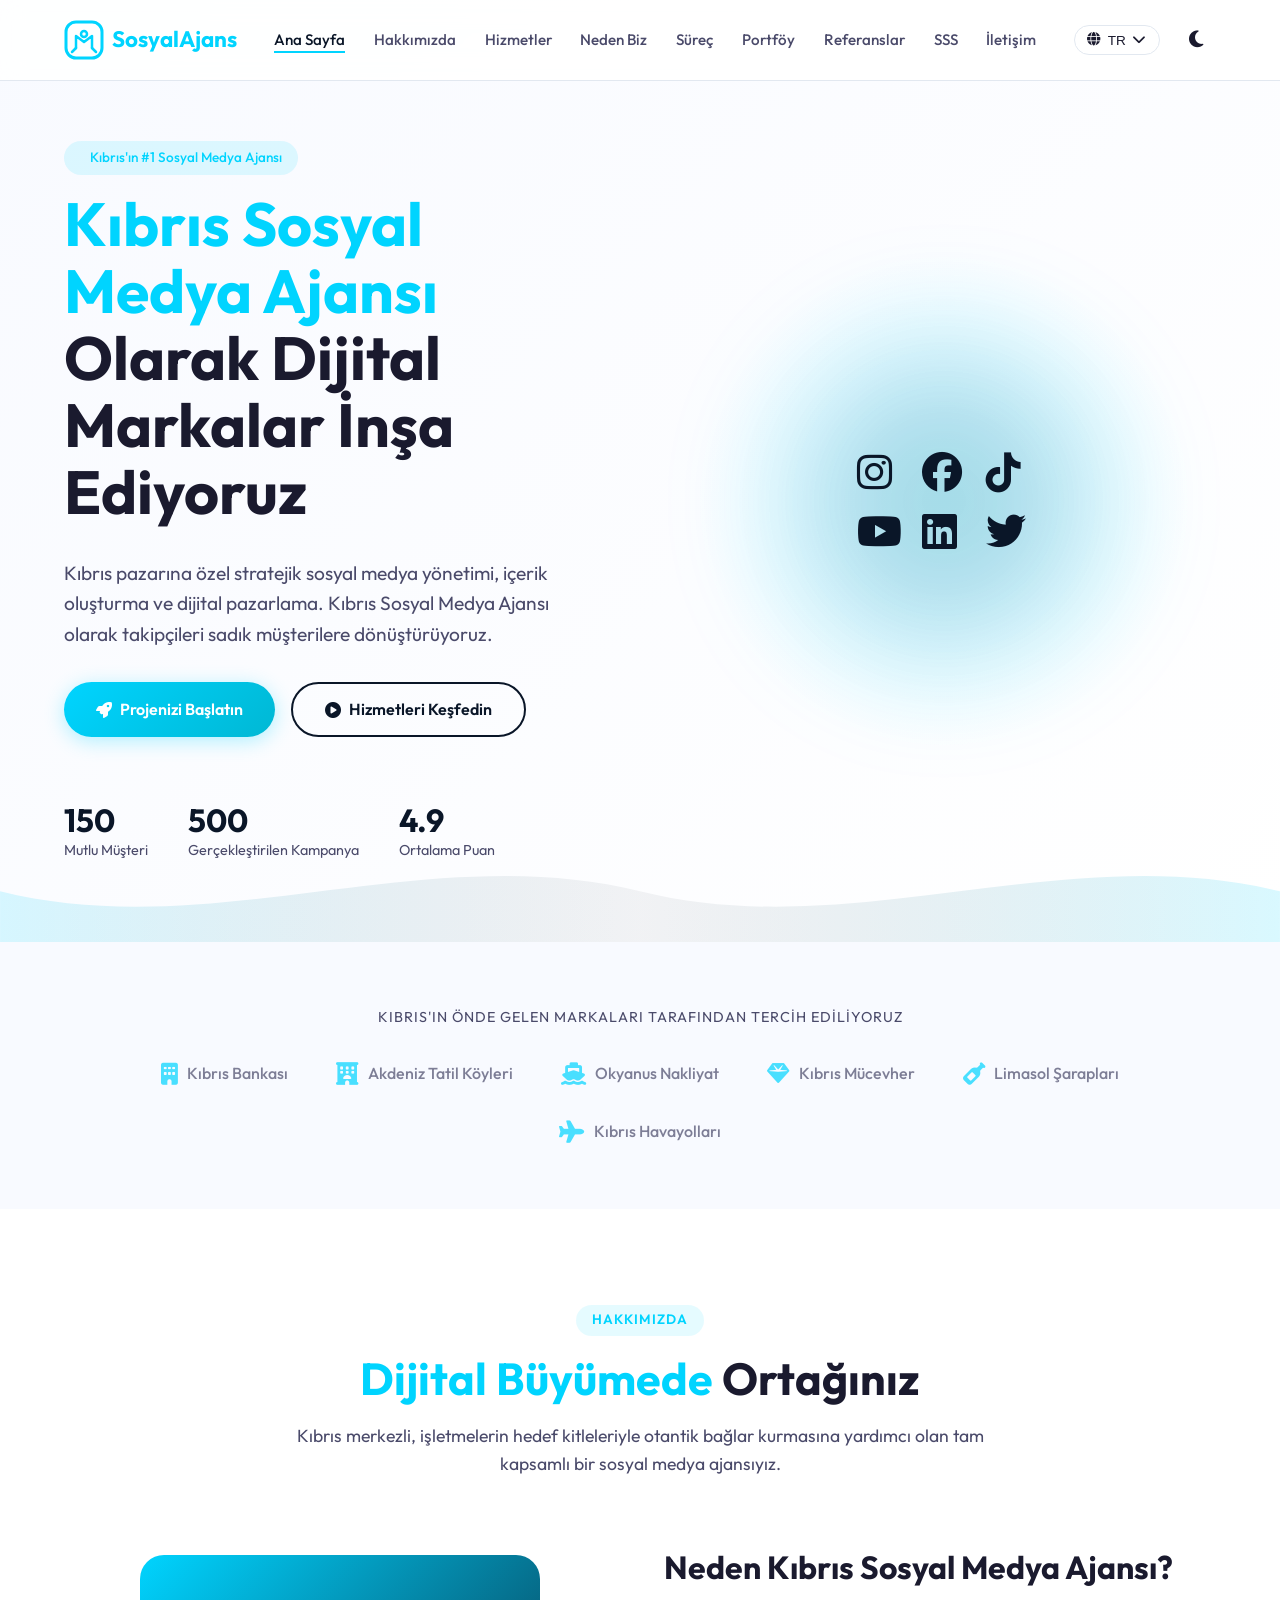
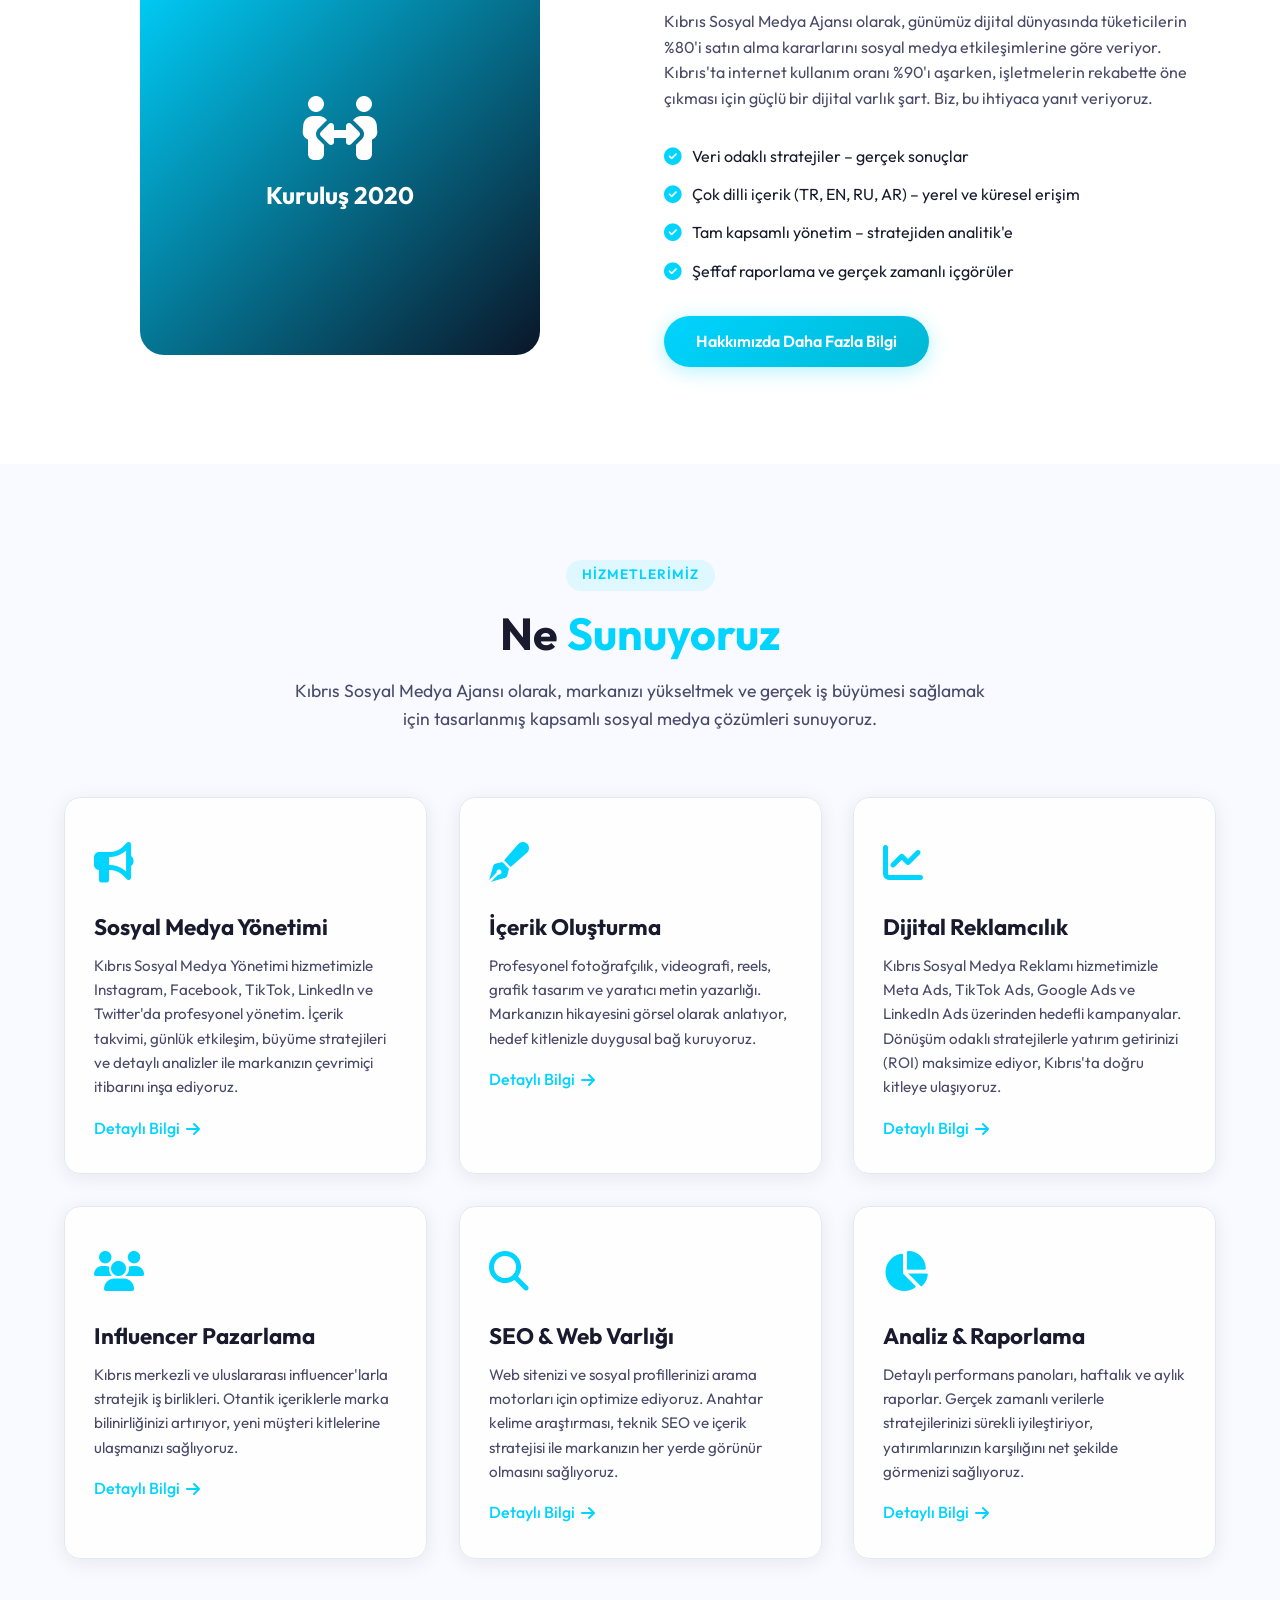
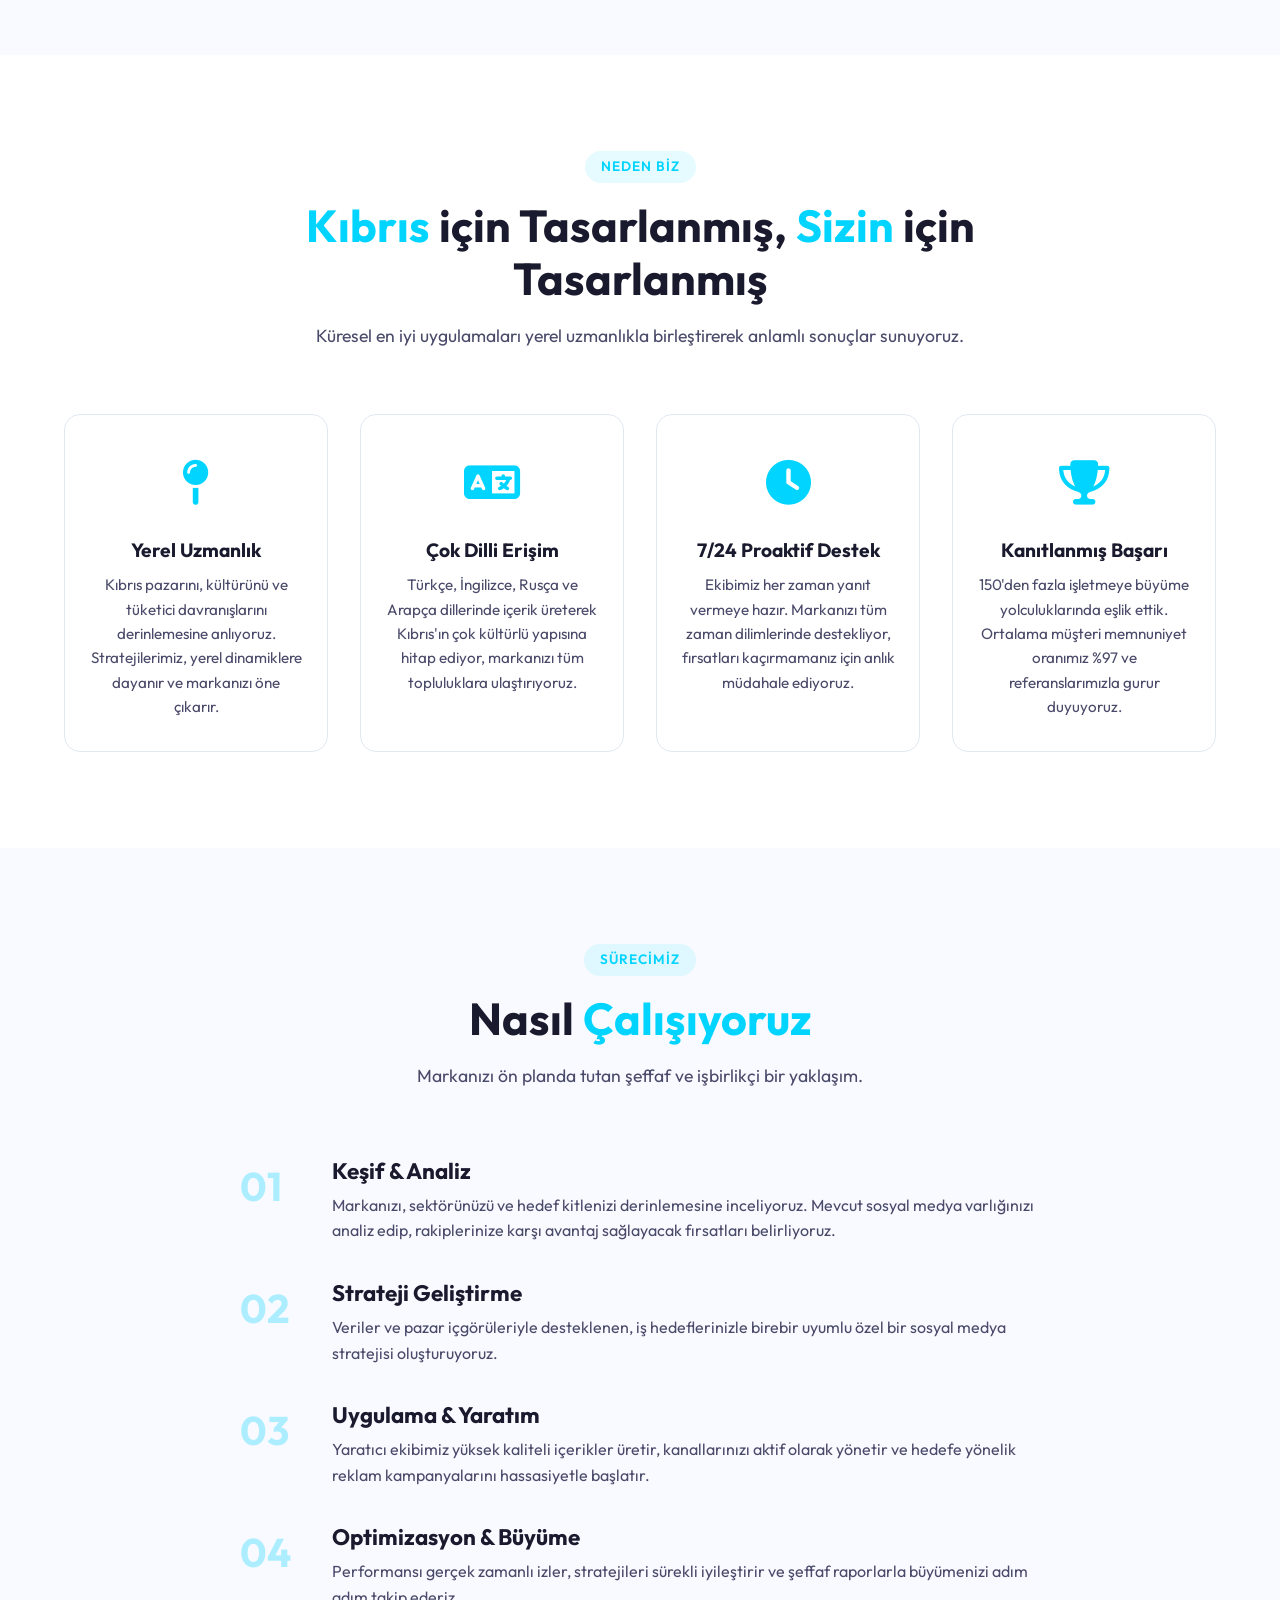
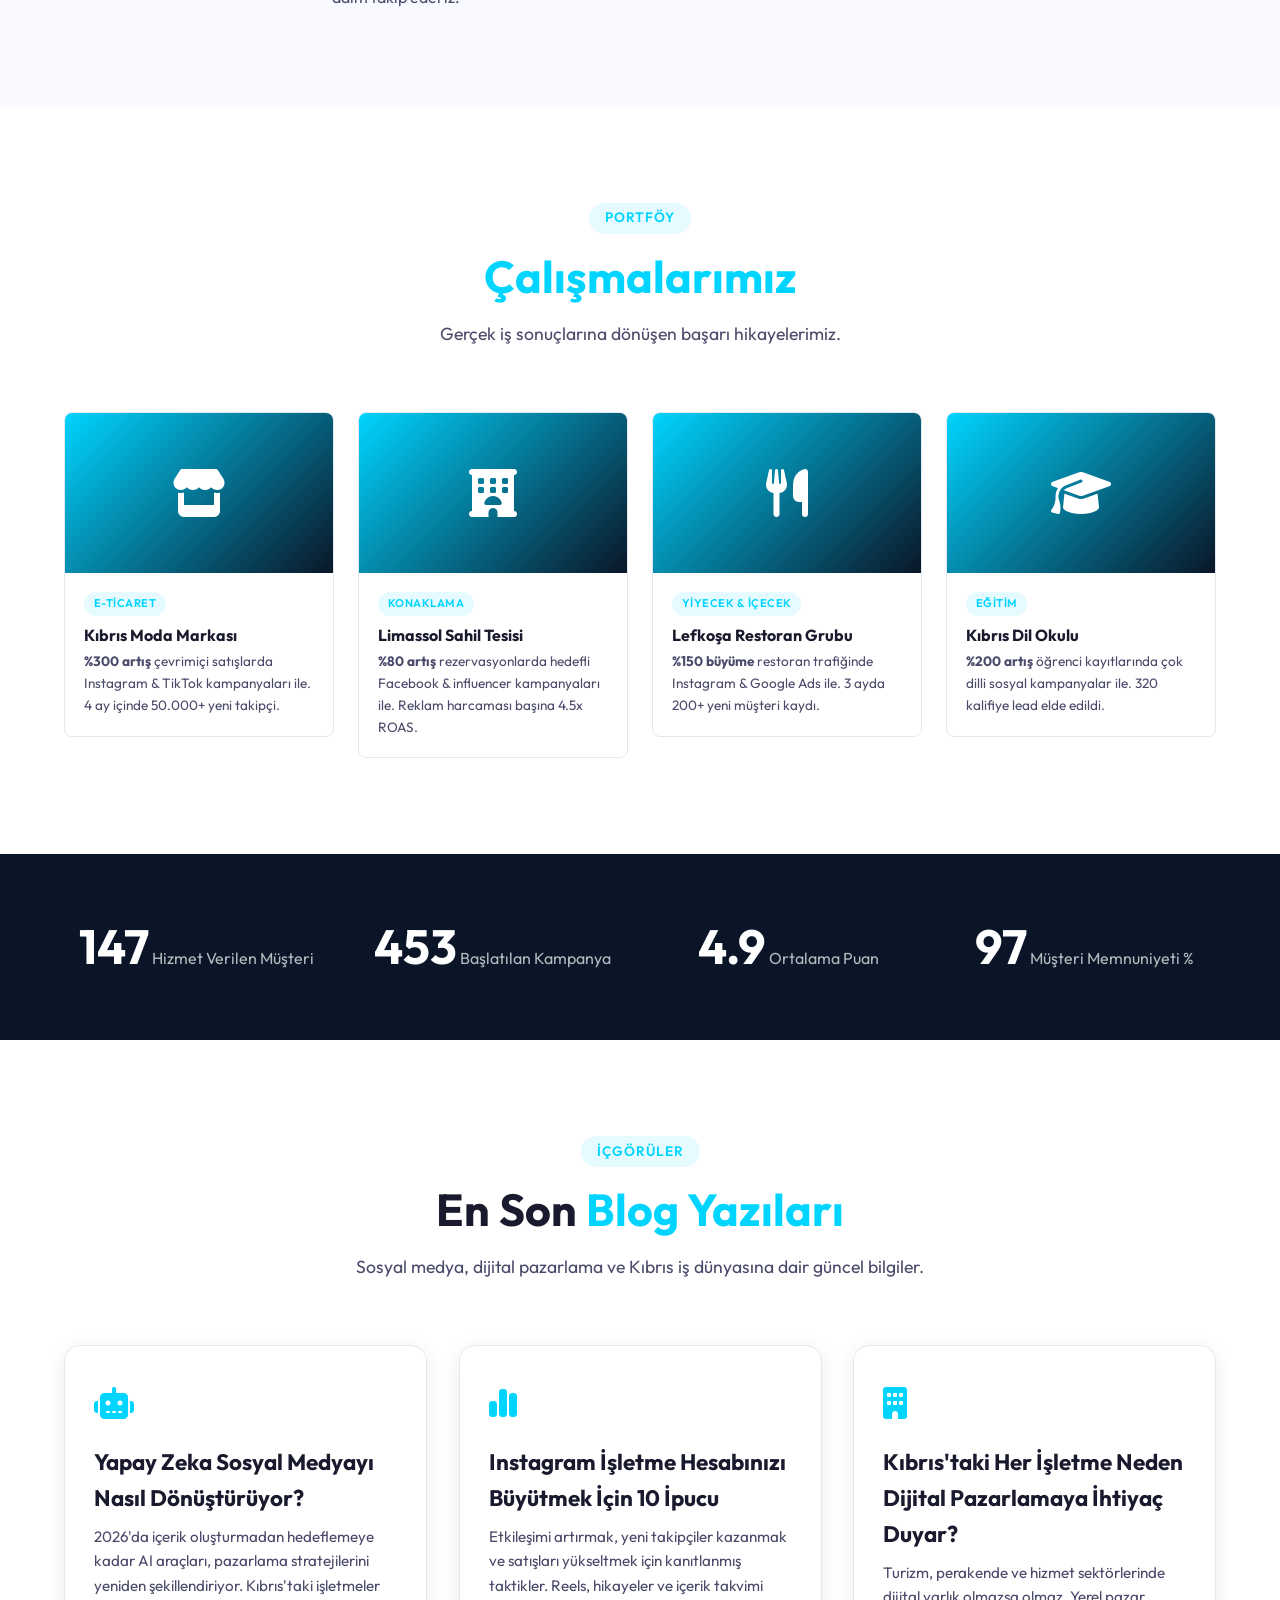
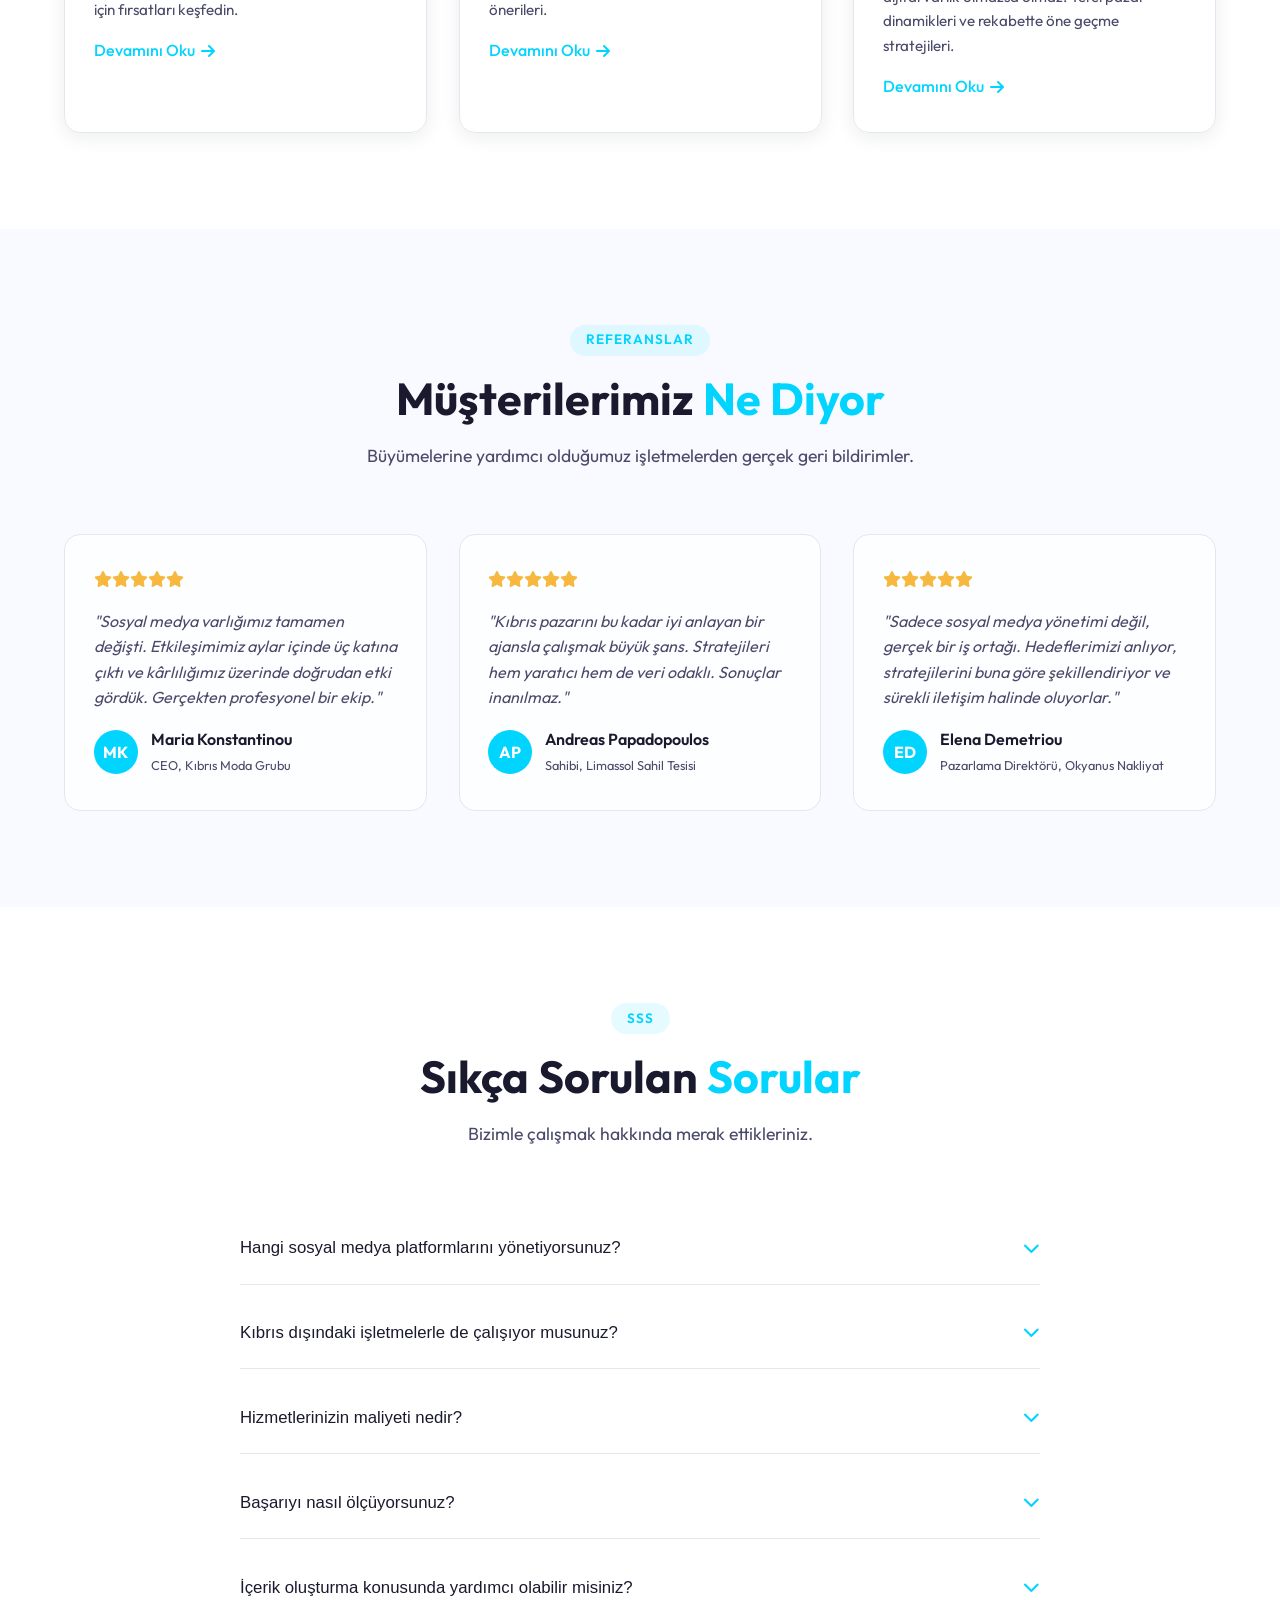
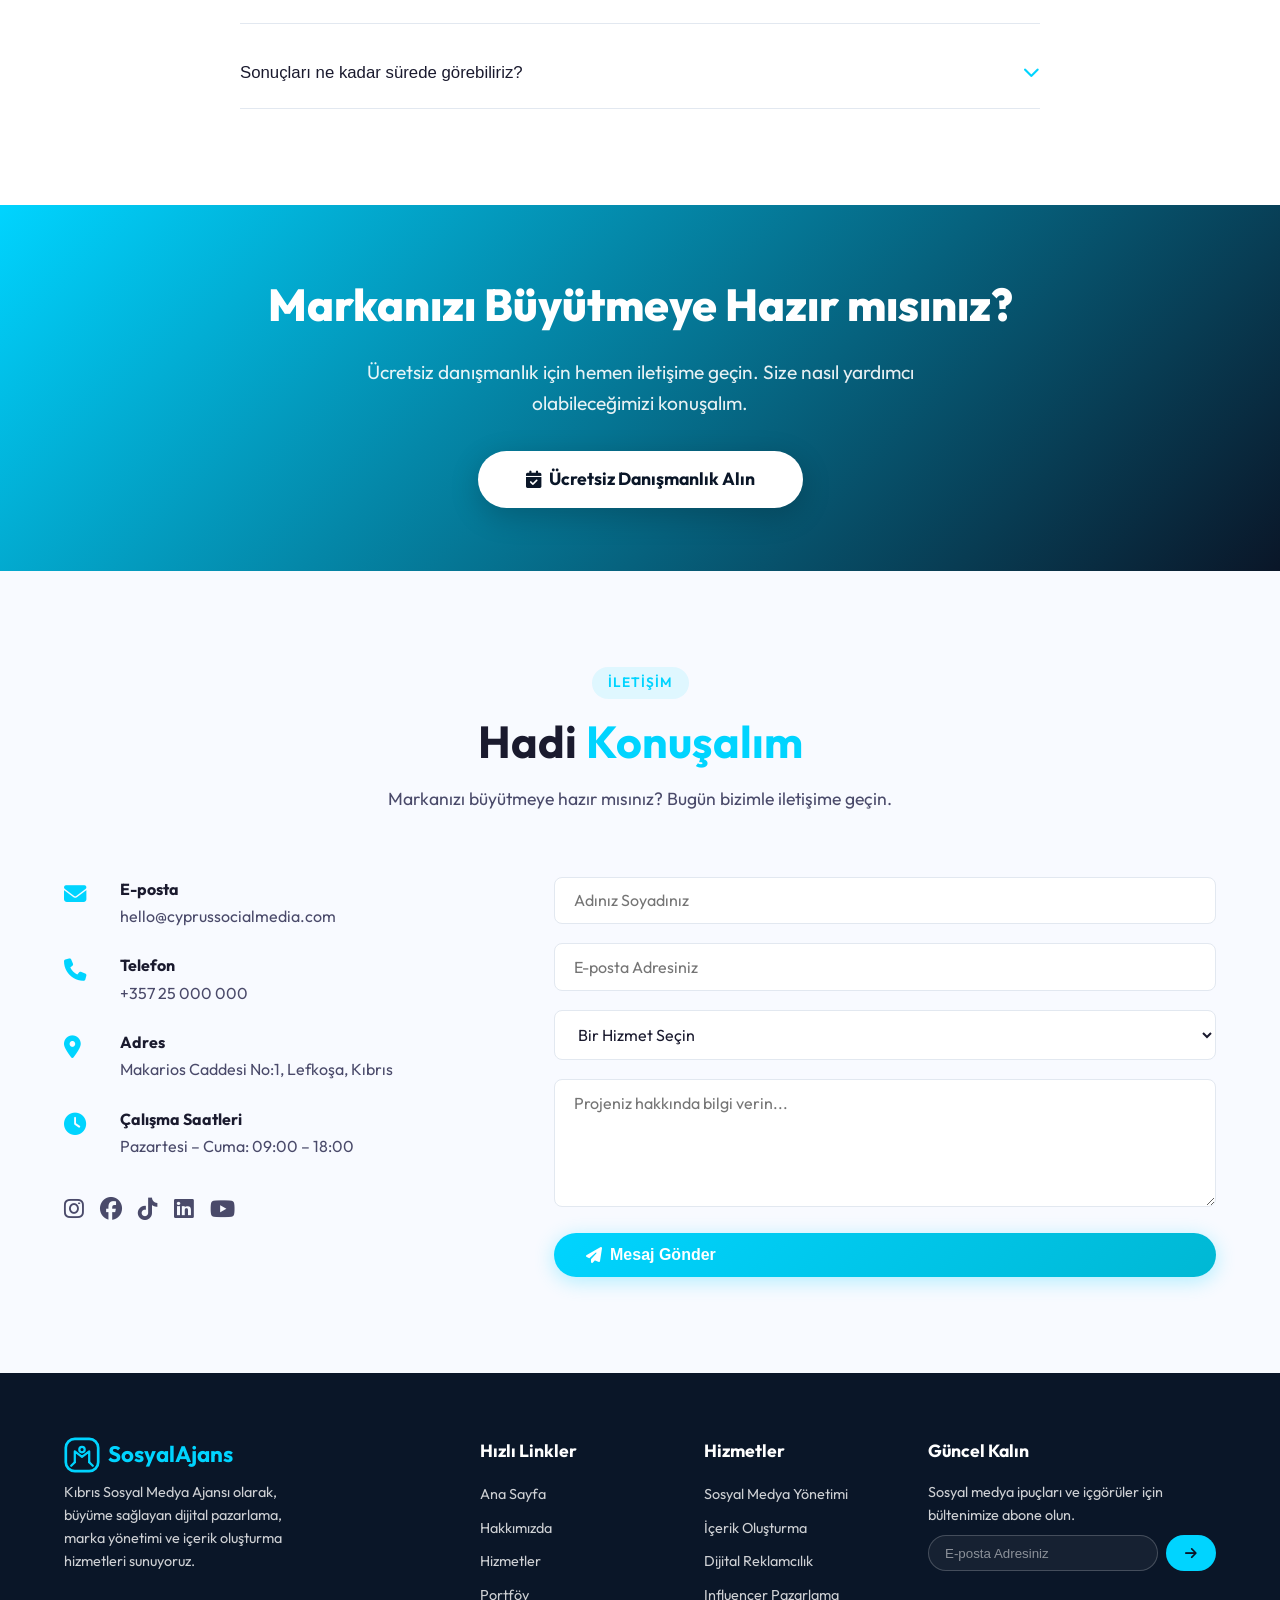
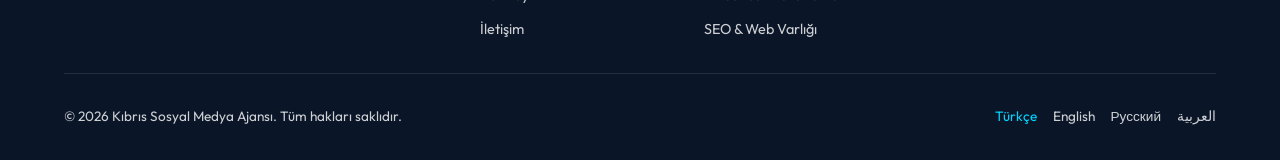
<file: index.html>
<!DOCTYPE html>
<html lang="tr">

<head>
    <meta charset="UTF-8" />
    <meta name="viewport" content="width=device-width, initial-scale=1.0" />
    <title>Kıbrıs Sosyal Medya Ajansı | Dijital Pazarlama, Yönetim & Reklam</title>
    <meta name="description"
        content="Kıbrıs Sosyal Medya Ajansı olarak, sosyal medya yönetimi, dijital reklam ve marka stratejileriyle işletmenizi büyütüyoruz. Kıbrıs'ta sosyal medya reklamı ve yönetimi hizmetleri sunuyoruz." />
    <link rel="canonical" href="https://socialagencyseo.netlify.app/" />
    <link rel="alternate" hreflang="tr" href="https://socialagencyseo.netlify.app/" />
    <link rel="alternate" hreflang="en" href="https://socialagencyseo.netlify.app/en/" />
    <link rel="alternate" hreflang="ru" href="https://socialagencyseo.netlify.app/ru/" />
    <link rel="alternate" hreflang="ar" href="https://socialagencyseo.netlify.app/ar/" />
    <meta property="og:title" content="Kıbrıs Sosyal Medya Ajansı | Dijital Pazarlama, Yönetim & Reklam" />
    <meta property="og:description"
        content="Kıbrıs Sosyal Medya Ajansı olarak, sosyal medya yönetimi, dijital reklam ve marka stratejileriyle işletmenizi büyütüyoruz." />
    <meta property="og:type" content="website" />
    <meta name="robots" content="index, follow" />
    <link rel="icon" href="/favicon.ico">

    <!-- Preload critical fonts -->
    <link rel="preload" href="https://fonts.googleapis.com/css2?family=Outfit:wght@300;400;500;600;700;800&display=swap"
        as="style" />

    <!-- Google Fonts -->
    <link rel="stylesheet"
        href="https://fonts.googleapis.com/css2?family=Outfit:wght@300;400;500;600;700;800&display=swap" />

    <!-- CRITICAL INLINED CSS -->
    <style>
        /* --- Reset & Base --- */
        * {
            margin: 0;
            padding: 0;
            box-sizing: border-box;
        }

        html {
            scroll-behavior: smooth;
        }

        body {
            font-family: 'Outfit', -apple-system, BlinkMacSystemFont, 'Segoe UI', Roboto, sans-serif;
            background-color: #ffffff;
            color: #1a1a2e;
            line-height: 1.6;
            transition: background-color 0.3s ease, color 0.3s ease;
        }

        .container {
            max-width: 1200px;
            margin: 0 auto;
            padding: 0 1.5rem;
        }

        .sr-only {
            position: absolute;
            width: 1px;
            height: 1px;
            padding: 0;
            margin: -1px;
            overflow: hidden;
            clip: rect(0, 0, 0, 0);
            border: 0;
        }

        /* --- Navbar --- */
        .navbar {
            position: fixed;
            top: 0;
            left: 0;
            width: 100%;
            z-index: 1000;
            background: rgba(255, 255, 255, 0.85);
            backdrop-filter: blur(12px);
            -webkit-backdrop-filter: blur(12px);
            border-bottom: 1px solid #e2e8f0;
            transition: all 0.3s ease;
        }

        .navbar-container {
            display: flex;
            justify-content: space-between;
            align-items: center;
            height: 80px;
        }

        .logo {
            display: flex;
            align-items: center;
            gap: 0.5rem;
            font-weight: 700;
            font-size: 1.4rem;
            text-decoration: none;
            color: #0a1628;
        }

        .logo span {
            color: #00d4ff;
        }

        .nav-links {
            list-style: none;
            display: flex;
            gap: 1.8rem;
            align-items: center;
        }

        .nav-links a {
            font-weight: 500;
            font-size: 0.95rem;
            color: #4a4a6a;
            transition: color 0.2s ease;
            position: relative;
            text-decoration: none;
        }

        .nav-links a::after {
            content: '';
            position: absolute;
            bottom: -4px;
            left: 0;
            width: 0;
            height: 2px;
            background: #00d4ff;
            transition: width 0.3s ease;
        }

        .nav-links a:hover,
        .nav-links a.active {
            color: #0a1628;
        }

        .nav-links a.active::after,
        .nav-links a:hover::after {
            width: 100%;
        }

        .nav-actions {
            display: flex;
            align-items: center;
            gap: 1rem;
        }

        .lang-switcher {
            position: relative;
        }

        .lang-btn {
            display: flex;
            align-items: center;
            gap: 0.4rem;
            background: transparent;
            border: 1px solid #e2e8f0;
            border-radius: 50px;
            padding: 0.4rem 0.8rem;
            font-size: 0.85rem;
            cursor: pointer;
            color: #1a1a2e;
            transition: border 0.2s ease;
        }

        .lang-btn:hover {
            border-color: #00d4ff;
        }

        .theme-toggle,
        .mobile-toggle {
            background: transparent;
            border: none;
            font-size: 1.2rem;
            cursor: pointer;
            color: #1a1a2e;
            padding: 0.4rem;
            border-radius: 50%;
            transition: background 0.2s ease;
            width: 40px;
            height: 40px;
            display: flex;
            align-items: center;
            justify-content: center;
        }

        .theme-toggle:hover,
        .mobile-toggle:hover {
            background: rgba(0, 212, 255, 0.1);
        }

        .mobile-toggle {
            display: none;
            flex-direction: column;
            gap: 5px;
        }

        .mobile-toggle .bar {
            width: 25px;
            height: 2px;
            background: #1a1a2e;
            transition: all 0.3s ease;
            border-radius: 2px;
        }

        .mobile-toggle.open .bar:nth-child(1) {
            transform: rotate(45deg) translate(5px, 5px);
        }

        .mobile-toggle.open .bar:nth-child(2) {
            opacity: 0;
        }

        .mobile-toggle.open .bar:nth-child(3) {
            transform: rotate(-45deg) translate(5px, -5px);
        }

        /* --- Language Dropdown (hidden by default) --- */
        .lang-dropdown {
            display: none;
            opacity: 0;
            visibility: hidden;
            position: absolute;
            top: calc(100% + 8px);
            right: 0;
            min-width: 140px;
            background: rgba(255, 255, 255, 0.9);
            backdrop-filter: blur(8px);
            border-radius: 0.5rem;
            box-shadow: 0 8px 30px rgba(0, 0, 0, 0.1);
            border: 1px solid #e2e8f0;
            transition: opacity 0.3s ease, visibility 0.3s ease, transform 0.3s ease;
            transform: translateY(8px);
        }

        .lang-dropdown.open {
            display: block;
            opacity: 1;
            visibility: visible;
            transform: translateY(0);
        }

        .lang-dropdown li a {
            display: block;
            padding: 0.6rem 1.2rem;
            font-size: 0.9rem;
            transition: background 0.2s ease;
            color: #1a1a2e;
            text-decoration: none;
        }

        .lang-dropdown li a:hover {
            background: rgba(0, 212, 255, 0.08);
        }

        .lang-dropdown li a.active-lang {
            color: #00d4ff;
            font-weight: 600;
        }

        /* --- Mobile Menu (hidden by default) --- */
        @media (max-width: 768px) {
            .mobile-toggle {
                display: flex;
            }

            .nav-menu {
                position: fixed;
                top: 70px;
                left: 0;
                width: 100%;
                background: rgba(255, 255, 255, 0.95);
                padding: 1.5rem 2rem;
                box-shadow: 0 8px 30px rgba(0, 0, 0, 0.1);
                border-bottom: 1px solid #e2e8f0;
                transform: translateY(-120%);
                transition: transform 0.3s ease;
                z-index: 999;
            }

            .nav-menu.open {
                transform: translateY(0);
            }

            .nav-links {
                flex-direction: column;
                gap: 1.2rem;
                align-items: flex-start;
            }
        }

        /* --- Hero --- */
        .hero {
            padding: 140px 0 80px;
            background: linear-gradient(135deg, #f8faff 0%, #ffffff 100%);
            position: relative;
            overflow: hidden;
            min-height: 100vh;
            display: flex;
            align-items: center;
        }

        .hero-container {
            display: grid;
            grid-template-columns: 1fr 1fr;
            gap: 4rem;
            align-items: center;
            position: relative;
            z-index: 2;
        }

        .hero-badge {
            display: inline-flex;
            align-items: center;
            gap: 0.6rem;
            background: rgba(0, 212, 255, 0.12);
            padding: 0.4rem 1rem;
            border-radius: 50px;
            font-size: 0.85rem;
            font-weight: 500;
            color: #00d4ff;
            margin-bottom: 1rem;
        }

        .hero h1 {
            font-size: 3.8rem;
            font-weight: 700;
            line-height: 1.1;
            margin-bottom: 2rem;
        }

        .hero h1 span {
            color: #00d4ff;
        }

        .hero p {
            font-size: 1.2rem;
            color: #4a4a6a;
            max-width: 540px;
            margin-bottom: 2rem;
        }

        .hero-buttons {
            display: flex;
            gap: 1rem;
            flex-wrap: wrap;
            margin-bottom: 4rem;
        }

        .btn {
            display: inline-flex;
            align-items: center;
            gap: 0.5rem;
            padding: 0.8rem 2rem;
            border-radius: 50px;
            font-weight: 600;
            font-size: 1rem;
            border: none;
            cursor: pointer;
            transition: all 0.3s ease;
            text-decoration: none;
        }

        .btn-primary {
            background: linear-gradient(135deg, #00d4ff, #00b8d4);
            color: #fff;
            box-shadow: 0 4px 20px rgba(0, 212, 255, 0.3);
        }

        .btn-primary:hover {
            transform: translateY(-3px);
            box-shadow: 0 8px 30px rgba(0, 212, 255, 0.4);
        }

        .btn-outline {
            background: transparent;
            color: #0a1628;
            border: 2px solid #0a1628;
        }

        .btn-outline:hover {
            background: #0a1628;
            color: #fff;
        }

        .hero-stats {
            display: flex;
            gap: 2.5rem;
        }

        .hero-stat {
            display: flex;
            flex-direction: column;
        }

        .stat-number {
            font-size: 2rem;
            font-weight: 700;
            color: #0a1628;
            line-height: 1.2;
        }

        .stat-label {
            font-size: 0.9rem;
            color: #4a4a6a;
        }

        .hero-visual {
            display: flex;
            justify-content: center;
            align-items: center;
        }

        .hero-image-wrapper {
            position: relative;
            width: 100%;
            max-width: 500px;
            aspect-ratio: 1/1;
        }

        .hero-image-placeholder {
            width: 100%;
            height: 100%;
            border-radius: 50%;
            background: radial-gradient(circle, rgba(0, 212, 255, 0.15), transparent 70%);
            display: flex;
            align-items: center;
            justify-content: center;
            position: relative;
        }

        .hero-orb {
            position: absolute;
            width: 70%;
            height: 70%;
            border-radius: 50%;
            background: #00d4ff;
            opacity: 0.15;
            filter: blur(60px);
            animation: pulse-orb 6s ease-in-out infinite;
        }

        .hero-orb-secondary {
            position: absolute;
            width: 50%;
            height: 50%;
            border-radius: 50%;
            background: #0a1628;
            opacity: 0.1;
            filter: blur(50px);
            animation: pulse-orb 8s ease-in-out infinite reverse;
        }

        @keyframes pulse-orb {

            0%,
            100% {
                transform: scale(1);
            }

            50% {
                transform: scale(1.2);
            }
        }

        .hero-content-icons {
            display: grid;
            grid-template-columns: repeat(3, 1fr);
            gap: 1.2rem;
            z-index: 2;
            font-size: 2.5rem;
            color: #0a1628;
        }

        .hero-content-icons i {
            transition: transform 0.3s ease;
        }

        .hero-content-icons i:hover {
            transform: scale(1.2) rotate(-6deg);
        }

        .hero-wave {
            position: absolute;
            bottom: -2px;
            left: 0;
            width: 100%;
            z-index: 1;
        }

        .hero-wave svg {
            display: block;
            width: 100%;
            height: auto;
        }
    </style>

    <!-- Non‑critical CSS -->
    <link rel="stylesheet" href="assets/css/variables.css" media="print" onload="this.media='all'" />
    <link rel="stylesheet" href="assets/css/style.css" media="print" onload="this.media='all'" />
    <link rel="stylesheet" href="assets/css/responsive.css" media="print" onload="this.media='all'" />
    <noscript>
        <link rel="stylesheet" href="assets/css/variables.css" />
        <link rel="stylesheet" href="assets/css/style.css" />
        <link rel="stylesheet" href="assets/css/responsive.css" />
    </noscript>

    <!-- Font Awesome -->
    <link rel="stylesheet" href="https://cdnjs.cloudflare.com/ajax/libs/font-awesome/6.5.0/css/all.min.css"
        media="print" onload="this.media='all'" />
    <noscript>
        <link rel="stylesheet" href="https://cdnjs.cloudflare.com/ajax/libs/font-awesome/6.5.0/css/all.min.css" />
    </noscript>
</head>

<body>
    <!-- ===== NAVBAR ===== -->
    <header class="navbar" id="navbar" role="navigation" aria-label="Ana navigasyon">
        <div class="container navbar-container">
            <a href="/" class="logo" aria-label="Kıbrıs Sosyal Medya Ajansı">
                <svg width="40" height="40" viewBox="0 0 40 40" fill="none" xmlns="http://www.w3.org/2000/svg">
                    <rect x="2" y="2" width="36" height="36" rx="10" stroke="#00d4ff" stroke-width="3" />
                    <path d="M12 28V16L20 22L28 16V28" stroke="#00d4ff" stroke-width="2.5" stroke-linecap="round"
                        stroke-linejoin="round" />
                    <circle cx="20" cy="14" r="3" stroke="#00d4ff" stroke-width="2.5" />
                    <path d="M28 28L32 32M12 28L8 32" stroke="#00d4ff" stroke-width="2.5" stroke-linecap="round" />
                </svg>
                <span>Sosyal<span>Ajans</span></span>
            </a>

            <nav class="nav-menu" id="navMenu" aria-label="Ana menü">
                <ul class="nav-links">
                    <li><a href="#hero" class="active">Ana Sayfa</a></li>
                    <li><a href="#about">Hakkımızda</a></li>
                    <li><a href="#services">Hizmetler</a></li>
                    <li><a href="#why-us">Neden Biz</a></li>
                    <li><a href="#process">Süreç</a></li>
                    <li><a href="#portfolio">Portföy</a></li>
                    <li><a href="#testimonials">Referanslar</a></li>
                    <li><a href="#faq">SSS</a></li>
                    <li><a href="#contact">İletişim</a></li>
                </ul>
            </nav>

            <div class="nav-actions">
                <div class="lang-switcher">
                    <button class="lang-btn" id="langBtn" aria-label="Dili değiştir">
                        <i class="fas fa-globe"></i>
                        <span>TR</span>
                        <i class="fas fa-chevron-down"></i>
                        <span class="sr-only">Dili değiştir</span>
                    </button>
                    <ul class="lang-dropdown" id="langDropdown">
                        <li><a href="/" hreflang="tr" class="active-lang">Türkçe</a></li>
                        <li><a href="/en/" hreflang="en">English</a></li>
                        <li><a href="/ru/" hreflang="ru">Русский</a></li>
                        <li><a href="/ar/" hreflang="ar">العربية</a></li>
                    </ul>
                </div>

                <button class="theme-toggle" id="themeToggle" aria-label="Koyu/açık tema değiştir">
                    <i class="fas fa-moon"></i>
                    <span class="sr-only">Tema değiştir</span>
                </button>

                <button class="mobile-toggle" id="mobileToggle" aria-label="Mobil menüyü aç/kapat"
                    aria-expanded="false">
                    <span class="bar"></span>
                    <span class="bar"></span>
                    <span class="bar"></span>
                    <span class="sr-only">Menü</span>
                </button>
            </div>
        </div>
    </header>

    <main>
        <!-- ===== HERO ===== -->
        <section id="hero" class="hero">
            <div class="container hero-container">
                <div class="hero-content">
                    <div class="hero-badge">
                        <i class="fas fa-sparkles"></i>
                        <span>Kıbrıs'ın #1 Sosyal Medya Ajansı</span>
                    </div>
                    <h1><span>Kıbrıs Sosyal Medya Ajansı</span> Olarak Dijital Markalar İnşa Ediyoruz</h1>
                    <p>Kıbrıs pazarına özel stratejik sosyal medya yönetimi, içerik oluşturma ve dijital pazarlama.
                        Kıbrıs Sosyal Medya Ajansı olarak takipçileri sadık müşterilere dönüştürüyoruz.</p>
                    <div class="hero-buttons">
                        <a href="#contact" class="btn btn-primary">
                            <i class="fas fa-rocket"></i> Projenizi Başlatın
                        </a>
                        <a href="#services" class="btn btn-outline">
                            <i class="fas fa-play-circle"></i> Hizmetleri Keşfedin
                        </a>
                    </div>
                    <div class="hero-stats">
                        <div class="hero-stat">
                            <span class="stat-number" data-target="150">0</span>
                            <span class="stat-label">Mutlu Müşteri</span>
                        </div>
                        <div class="hero-stat">
                            <span class="stat-number" data-target="500">0</span>
                            <span class="stat-label">Gerçekleştirilen Kampanya</span>
                        </div>
                        <div class="hero-stat">
                            <span class="stat-number" data-target="4.9">0</span>
                            <span class="stat-label">Ortalama Puan</span>
                        </div>
                    </div>
                </div>
                <div class="hero-visual">
                    <div class="hero-image-wrapper">
                        <div class="hero-image-placeholder">
                            <div class="hero-orb"></div>
                            <div class="hero-orb-secondary"></div>
                            <div class="hero-content-icons">
                                <i class="fab fa-instagram"></i>
                                <i class="fab fa-facebook"></i>
                                <i class="fab fa-tiktok"></i>
                                <i class="fab fa-youtube"></i>
                                <i class="fab fa-linkedin"></i>
                                <i class="fab fa-twitter"></i>
                            </div>
                        </div>
                    </div>
                </div>
            </div>
            <div class="hero-wave">
                <svg viewBox="0 0 1440 120" fill="none" xmlns="http://www.w3.org/2000/svg">
                    <path d="M0 60C240 120 480 0 720 60C960 120 1200 0 1440 60V120H0V60Z" fill="url(#heroWave)" />
                    <defs>
                        <linearGradient id="heroWave" x1="0" y1="0" x2="1" y2="0">
                            <stop offset="0%" stop-color="#00d4ff" stop-opacity="0.15" />
                            <stop offset="50%" stop-color="#0a1628" stop-opacity="0.05" />
                            <stop offset="100%" stop-color="#00d4ff" stop-opacity="0.15" />
                        </linearGradient>
                    </defs>
                </svg>
            </div>
        </section>

        <!-- ===== GÜVENİLİR MARKALAR ===== -->
        <section id="trusted" class="trusted">
            <div class="container">
                <p class="trusted-label">Kıbrıs'ın önde gelen markaları tarafından tercih ediliyoruz</p>
                <div class="trusted-grid">
                    <div class="trusted-item"><i class="fas fa-building"></i> <span>Kıbrıs Bankası</span></div>
                    <div class="trusted-item"><i class="fas fa-hotel"></i> <span>Akdeniz Tatil Köyleri</span></div>
                    <div class="trusted-item"><i class="fas fa-ship"></i> <span>Okyanus Nakliyat</span></div>
                    <div class="trusted-item"><i class="fas fa-gem"></i> <span>Kıbrıs Mücevher</span></div>
                    <div class="trusted-item"><i class="fas fa-wine-bottle"></i> <span>Limasol Şarapları</span></div>
                    <div class="trusted-item"><i class="fas fa-plane"></i> <span>Kıbrıs Havayolları</span></div>
                </div>
            </div>
        </section>

        <!-- ===== HAKKIMIZDA ===== -->
        <section id="about" class="about">
            <div class="container">
                <div class="section-header">
                    <span class="section-tag">Hakkımızda</span>
                    <h2><span>Dijital Büyümede</span> Ortağınız</h2>
                    <p>Kıbrıs merkezli, işletmelerin hedef kitleleriyle otantik bağlar kurmasına yardımcı olan tam
                        kapsamlı bir sosyal medya ajansıyız.</p>
                </div>
                <div class="about-grid">
                    <div class="about-image">
                        <div class="about-image-placeholder">
                            <i class="fas fa-people-arrows"></i>
                            <span>Kuruluş 2020</span>
                        </div>
                    </div>
                    <div class="about-content">
                        <h3>Neden Kıbrıs Sosyal Medya Ajansı?</h3>
                        <p>Kıbrıs Sosyal Medya Ajansı olarak, günümüz dijital dünyasında tüketicilerin %80'i satın alma
                            kararlarını sosyal medya etkileşimlerine göre veriyor. Kıbrıs'ta internet kullanım oranı
                            %90'ı aşarken, işletmelerin rekabette öne çıkması için güçlü bir dijital varlık şart. Biz,
                            bu ihtiyaca yanıt veriyoruz.</p>
                        <ul class="about-features">
                            <li><i class="fas fa-check-circle"></i> <span>Veri odaklı stratejiler – gerçek
                                    sonuçlar</span></li>
                            <li><i class="fas fa-check-circle"></i> <span>Çok dilli içerik (TR, EN, RU, AR) – yerel ve
                                    küresel erişim</span></li>
                            <li><i class="fas fa-check-circle"></i> <span>Tam kapsamlı yönetim – stratejiden
                                    analitik'e</span></li>
                            <li><i class="fas fa-check-circle"></i> <span>Şeffaf raporlama ve gerçek zamanlı
                                    içgörüler</span></li>
                        </ul>
                        <a href="#contact" class="btn btn-primary">Hakkımızda Daha Fazla Bilgi</a>
                    </div>
                </div>
            </div>
        </section>

        <!-- ===== HİZMETLER ===== -->
        <section id="services" class="services">
            <div class="container">
                <div class="section-header">
                    <span class="section-tag">Hizmetlerimiz</span>
                    <h2>Ne <span>Sunuyoruz</span></h2>
                    <p>Kıbrıs Sosyal Medya Ajansı olarak, markanızı yükseltmek ve gerçek iş büyümesi sağlamak için
                        tasarlanmış kapsamlı sosyal medya çözümleri sunuyoruz.</p>
                </div>
                <div class="services-grid">
                    <div class="service-card">
                        <div class="service-icon"><i class="fas fa-bullhorn"></i></div>
                        <h3>Sosyal Medya Yönetimi</h3>
                        <p>Kıbrıs Sosyal Medya Yönetimi hizmetimizle Instagram, Facebook, TikTok, LinkedIn ve Twitter'da
                            profesyonel yönetim. İçerik takvimi, günlük etkileşim, büyüme stratejileri ve detaylı
                            analizler ile markanızın çevrimiçi itibarını inşa ediyoruz.</p>
                        <a href="#contact" class="service-link">Detaylı Bilgi <i class="fas fa-arrow-right"></i></a>
                    </div>
                    <div class="service-card">
                        <div class="service-icon"><i class="fas fa-pen-fancy"></i></div>
                        <h3>İçerik Oluşturma</h3>
                        <p>Profesyonel fotoğrafçılık, videografi, reels, grafik tasarım ve yaratıcı metin yazarlığı.
                            Markanızın hikayesini görsel olarak anlatıyor, hedef kitlenizle duygusal bağ kuruyoruz.</p>
                        <a href="#contact" class="service-link">Detaylı Bilgi <i class="fas fa-arrow-right"></i></a>
                    </div>
                    <div class="service-card">
                        <div class="service-icon"><i class="fas fa-chart-line"></i></div>
                        <h3>Dijital Reklamcılık</h3>
                        <p>Kıbrıs Sosyal Medya Reklamı hizmetimizle Meta Ads, TikTok Ads, Google Ads ve LinkedIn Ads
                            üzerinden hedefli kampanyalar. Dönüşüm odaklı stratejilerle yatırım getirinizi (ROI)
                            maksimize ediyor, Kıbrıs'ta doğru kitleye ulaşıyoruz.</p>
                        <a href="#contact" class="service-link">Detaylı Bilgi <i class="fas fa-arrow-right"></i></a>
                    </div>
                    <div class="service-card">
                        <div class="service-icon"><i class="fas fa-users"></i></div>
                        <h3>Influencer Pazarlama</h3>
                        <p>Kıbrıs merkezli ve uluslararası influencer'larla stratejik iş birlikleri. Otantik içeriklerle
                            marka bilinirliğinizi artırıyor, yeni müşteri kitlelerine ulaşmanızı sağlıyoruz.</p>
                        <a href="#contact" class="service-link">Detaylı Bilgi <i class="fas fa-arrow-right"></i></a>
                    </div>
                    <div class="service-card">
                        <div class="service-icon"><i class="fas fa-search"></i></div>
                        <h3>SEO & Web Varlığı</h3>
                        <p>Web sitenizi ve sosyal profillerinizi arama motorları için optimize ediyoruz. Anahtar kelime
                            araştırması, teknik SEO ve içerik stratejisi ile markanızın her yerde görünür olmasını
                            sağlıyoruz.</p>
                        <a href="#contact" class="service-link">Detaylı Bilgi <i class="fas fa-arrow-right"></i></a>
                    </div>
                    <div class="service-card">
                        <div class="service-icon"><i class="fas fa-chart-pie"></i></div>
                        <h3>Analiz & Raporlama</h3>
                        <p>Detaylı performans panoları, haftalık ve aylık raporlar. Gerçek zamanlı verilerle
                            stratejilerinizi sürekli iyileştiriyor, yatırımlarınızın karşılığını net şekilde görmenizi
                            sağlıyoruz.</p>
                        <a href="#contact" class="service-link">Detaylı Bilgi <i class="fas fa-arrow-right"></i></a>
                    </div>
                </div>
            </div>
        </section>

        <!-- ===== NEDEN BİZ ===== -->
        <section id="why-us" class="why-us">
            <div class="container">
                <div class="section-header">
                    <span class="section-tag">Neden Biz</span>
                    <h2><span>Kıbrıs</span> için Tasarlanmış, <span>Sizin</span> için Tasarlanmış</h2>
                    <p>Küresel en iyi uygulamaları yerel uzmanlıkla birleştirerek anlamlı sonuçlar sunuyoruz.</p>
                </div>
                <div class="why-grid">
                    <div class="why-card">
                        <div class="why-icon"><i class="fas fa-map-pin"></i></div>
                        <h3>Yerel Uzmanlık</h3>
                        <p>Kıbrıs pazarını, kültürünü ve tüketici davranışlarını derinlemesine anlıyoruz.
                            Stratejilerimiz, yerel dinamiklere dayanır ve markanızı öne çıkarır.</p>
                    </div>
                    <div class="why-card">
                        <div class="why-icon"><i class="fas fa-language"></i></div>
                        <h3>Çok Dilli Erişim</h3>
                        <p>Türkçe, İngilizce, Rusça ve Arapça dillerinde içerik üreterek Kıbrıs'ın çok kültürlü yapısına
                            hitap ediyor, markanızı tüm topluluklara ulaştırıyoruz.</p>
                    </div>
                    <div class="why-card">
                        <div class="why-icon"><i class="fas fa-clock"></i></div>
                        <h3>7/24 Proaktif Destek</h3>
                        <p>Ekibimiz her zaman yanıt vermeye hazır. Markanızı tüm zaman dilimlerinde destekliyor,
                            fırsatları kaçırmamanız için anlık müdahale ediyoruz.</p>
                    </div>
                    <div class="why-card">
                        <div class="why-icon"><i class="fas fa-trophy"></i></div>
                        <h3>Kanıtlanmış Başarı</h3>
                        <p>150'den fazla işletmeye büyüme yolculuklarında eşlik ettik. Ortalama müşteri memnuniyet
                            oranımız %97 ve referanslarımızla gurur duyuyoruz.</p>
                    </div>
                </div>
            </div>
        </section>

        <!-- ===== SÜREÇ ===== -->
        <section id="process" class="process">
            <div class="container">
                <div class="section-header">
                    <span class="section-tag">Sürecimiz</span>
                    <h2>Nasıl <span>Çalışıyoruz</span></h2>
                    <p>Markanızı ön planda tutan şeffaf ve işbirlikçi bir yaklaşım.</p>
                </div>
                <div class="process-steps">
                    <div class="process-step">
                        <div class="step-number">01</div>
                        <div class="step-content">
                            <h3>Keşif & Analiz</h3>
                            <p>Markanızı, sektörünüzü ve hedef kitlenizi derinlemesine inceliyoruz. Mevcut sosyal medya
                                varlığınızı analiz edip, rakiplerinize karşı avantaj sağlayacak fırsatları belirliyoruz.
                            </p>
                        </div>
                    </div>
                    <div class="process-step">
                        <div class="step-number">02</div>
                        <div class="step-content">
                            <h3>Strateji Geliştirme</h3>
                            <p>Veriler ve pazar içgörüleriyle desteklenen, iş hedeflerinizle birebir uyumlu özel bir
                                sosyal medya stratejisi oluşturuyoruz.</p>
                        </div>
                    </div>
                    <div class="process-step">
                        <div class="step-number">03</div>
                        <div class="step-content">
                            <h3>Uygulama & Yaratım</h3>
                            <p>Yaratıcı ekibimiz yüksek kaliteli içerikler üretir, kanallarınızı aktif olarak yönetir ve
                                hedefe yönelik reklam kampanyalarını hassasiyetle başlatır.</p>
                        </div>
                    </div>
                    <div class="process-step">
                        <div class="step-number">04</div>
                        <div class="step-content">
                            <h3>Optimizasyon & Büyüme</h3>
                            <p>Performansı gerçek zamanlı izler, stratejileri sürekli iyileştirir ve şeffaf raporlarla
                                büyümenizi adım adım takip ederiz.</p>
                        </div>
                    </div>
                </div>
            </div>
        </section>

        <!-- ===== PORTFÖY ===== -->
        <section id="portfolio" class="portfolio">
            <div class="container">
                <div class="section-header">
                    <span class="section-tag">Portföy</span>
                    <h2><span>Çalışmalarımız</span></h2>
                    <p>Gerçek iş sonuçlarına dönüşen başarı hikayelerimiz.</p>
                </div>
                <div class="portfolio-grid">
                    <div class="portfolio-item">
                        <div class="portfolio-card">
                            <div class="portfolio-image"><i class="fas fa-store"></i></div>
                            <div class="portfolio-info">
                                <span class="portfolio-tag">E-ticaret</span>
                                <h3>Kıbrıs Moda Markası</h3>
                                <p><strong>%300 artış</strong> çevrimiçi satışlarda Instagram & TikTok kampanyaları ile.
                                    4 ay içinde 50.000+ yeni takipçi.</p>
                            </div>
                        </div>
                    </div>
                    <div class="portfolio-item">
                        <div class="portfolio-card">
                            <div class="portfolio-image"><i class="fas fa-hotel"></i></div>
                            <div class="portfolio-info">
                                <span class="portfolio-tag">Konaklama</span>
                                <h3>Limassol Sahil Tesisi</h3>
                                <p><strong>%80 artış</strong> rezervasyonlarda hedefli Facebook & influencer
                                    kampanyaları ile. Reklam harcaması başına 4.5x ROAS.</p>
                            </div>
                        </div>
                    </div>
                    <div class="portfolio-item">
                        <div class="portfolio-card">
                            <div class="portfolio-image"><i class="fas fa-utensils"></i></div>
                            <div class="portfolio-info">
                                <span class="portfolio-tag">Yiyecek & İçecek</span>
                                <h3>Lefkoşa Restoran Grubu</h3>
                                <p><strong>%150 büyüme</strong> restoran trafiğinde Instagram & Google Ads ile. 3 ayda
                                    200+ yeni müşteri kaydı.</p>
                            </div>
                        </div>
                    </div>
                    <div class="portfolio-item">
                        <div class="portfolio-card">
                            <div class="portfolio-image"><i class="fas fa-graduation-cap"></i></div>
                            <div class="portfolio-info">
                                <span class="portfolio-tag">Eğitim</span>
                                <h3>Kıbrıs Dil Okulu</h3>
                                <p><strong>%200 artış</strong> öğrenci kayıtlarında çok dilli sosyal kampanyalar ile.
                                    320 kalifiye lead elde edildi.</p>
                            </div>
                        </div>
                    </div>
                </div>
            </div>
        </section>

        <!-- ===== İSTATİSTİKLER ===== -->
        <section id="statistics" class="statistics">
            <div class="container">
                <div class="stats-grid">
                    <div class="stat-item">
                        <span class="stat-number" data-target="150">0</span>
                        <span class="stat-label">Hizmet Verilen Müşteri</span>
                    </div>
                    <div class="stat-item">
                        <span class="stat-number" data-target="500">0</span>
                        <span class="stat-label">Başlatılan Kampanya</span>
                    </div>
                    <div class="stat-item">
                        <span class="stat-number" data-target="4.9">0</span>
                        <span class="stat-label">Ortalama Puan</span>
                    </div>
                    <div class="stat-item">
                        <span class="stat-number" data-target="97">0</span>
                        <span class="stat-label">Müşteri Memnuniyeti %</span>
                    </div>
                </div>
            </div>
        </section>

        <!-- ===== EN SON İÇGÖRÜLER ===== -->
        <section id="insights" class="services" style="background: var(--color-bg);">
            <div class="container">
                <div class="section-header">
                    <span class="section-tag">İçgörüler</span>
                    <h2>En Son <span>Blog Yazıları</span></h2>
                    <p>Sosyal medya, dijital pazarlama ve Kıbrıs iş dünyasına dair güncel bilgiler.</p>
                </div>
                <div class="services-grid">
                    <div class="service-card">
                        <div class="service-icon" style="font-size: 2rem;"><i class="fas fa-robot"></i></div>
                        <h3>Yapay Zeka Sosyal Medyayı Nasıl Dönüştürüyor?</h3>
                        <p>2026'da içerik oluşturmadan hedeflemeye kadar AI araçları, pazarlama stratejilerini yeniden
                            şekillendiriyor. Kıbrıs'taki işletmeler için fırsatları keşfedin.</p>
                        <a href="#" class="service-link">Devamını Oku <i class="fas fa-arrow-right"></i></a>
                    </div>
                    <div class="service-card">
                        <div class="service-icon" style="font-size: 2rem;"><i class="fas fa-chart-simple"></i></div>
                        <h3>Instagram İşletme Hesabınızı Büyütmek İçin 10 İpucu</h3>
                        <p>Etkileşimi artırmak, yeni takipçiler kazanmak ve satışları yükseltmek için kanıtlanmış
                            taktikler. Reels, hikayeler ve içerik takvimi önerileri.</p>
                        <a href="#" class="service-link">Devamını Oku <i class="fas fa-arrow-right"></i></a>
                    </div>
                    <div class="service-card">
                        <div class="service-icon" style="font-size: 2rem;"><i class="fas fa-building"></i></div>
                        <h3>Kıbrıs'taki Her İşletme Neden Dijital Pazarlamaya İhtiyaç Duyar?</h3>
                        <p>Turizm, perakende ve hizmet sektörlerinde dijital varlık olmazsa olmaz. Yerel pazar
                            dinamikleri ve rekabette öne geçme stratejileri.</p>
                        <a href="#" class="service-link">Devamını Oku <i class="fas fa-arrow-right"></i></a>
                    </div>
                </div>
            </div>
        </section>

        <!-- ===== REFERANSLAR ===== -->
        <section id="testimonials" class="testimonials">
            <div class="container">
                <div class="section-header">
                    <span class="section-tag">Referanslar</span>
                    <h2>Müşterilerimiz <span>Ne Diyor</span></h2>
                    <p>Büyümelerine yardımcı olduğumuz işletmelerden gerçek geri bildirimler.</p>
                </div>
                <div class="testimonials-grid">
                    <div class="testimonial-card">
                        <div class="testimonial-stars">
                            <i class="fas fa-star"></i><i class="fas fa-star"></i><i class="fas fa-star"></i><i
                                class="fas fa-star"></i><i class="fas fa-star"></i>
                        </div>
                        <p>"Sosyal medya varlığımız tamamen değişti. Etkileşimimiz aylar içinde üç katına çıktı ve
                            kârlılığımız üzerinde doğrudan etki gördük. Gerçekten profesyonel bir ekip."</p>
                        <div class="testimonial-author">
                            <div class="author-avatar">MK</div>
                            <div>
                                <span class="author-name">Maria Konstantinou</span>
                                <span class="author-title">CEO, Kıbrıs Moda Grubu</span>
                            </div>
                        </div>
                    </div>
                    <div class="testimonial-card">
                        <div class="testimonial-stars">
                            <i class="fas fa-star"></i><i class="fas fa-star"></i><i class="fas fa-star"></i><i
                                class="fas fa-star"></i><i class="fas fa-star"></i>
                        </div>
                        <p>"Kıbrıs pazarını bu kadar iyi anlayan bir ajansla çalışmak büyük şans. Stratejileri hem
                            yaratıcı hem de veri odaklı. Sonuçlar inanılmaz."</p>
                        <div class="testimonial-author">
                            <div class="author-avatar">AP</div>
                            <div>
                                <span class="author-name">Andreas Papadopoulos</span>
                                <span class="author-title">Sahibi, Limassol Sahil Tesisi</span>
                            </div>
                        </div>
                    </div>
                    <div class="testimonial-card">
                        <div class="testimonial-stars">
                            <i class="fas fa-star"></i><i class="fas fa-star"></i><i class="fas fa-star"></i><i
                                class="fas fa-star"></i><i class="fas fa-star"></i>
                        </div>
                        <p>"Sadece sosyal medya yönetimi değil, gerçek bir iş ortağı. Hedeflerimizi anlıyor,
                            stratejilerini buna göre şekillendiriyor ve sürekli iletişim halinde oluyorlar."</p>
                        <div class="testimonial-author">
                            <div class="author-avatar">ED</div>
                            <div>
                                <span class="author-name">Elena Demetriou</span>
                                <span class="author-title">Pazarlama Direktörü, Okyanus Nakliyat</span>
                            </div>
                        </div>
                    </div>
                </div>
            </div>
        </section>

        <!-- ===== SSS ===== -->
        <section id="faq" class="faq">
            <div class="container">
                <div class="section-header">
                    <span class="section-tag">SSS</span>
                    <h2>Sıkça Sorulan <span>Sorular</span></h2>
                    <p>Bizimle çalışmak hakkında merak ettikleriniz.</p>
                </div>
                <div class="faq-grid">
                    <div class="faq-item">
                        <button class="faq-question" aria-expanded="false">
                            <span>Hangi sosyal medya platformlarını yönetiyorsunuz?</span>
                            <i class="fas fa-chevron-down"></i>
                        </button>
                        <div class="faq-answer">
                            <p>Instagram, Facebook, TikTok, LinkedIn, YouTube ve Twitter dahil tüm büyük platformları
                                yönetiyoruz. Yaklaşımımızı hedef kitlenize ve hedeflerinize göre her platforma özel
                                olarak uyarlıyoruz.</p>
                        </div>
                    </div>
                    <div class="faq-item">
                        <button class="faq-question" aria-expanded="false">
                            <span>Kıbrıs dışındaki işletmelerle de çalışıyor musunuz?</span>
                            <i class="fas fa-chevron-down"></i>
                        </button>
                        <div class="faq-answer">
                            <p>Evet, uluslararası müşterilerle de çalışıyoruz. Ekibimiz Avrupa, Orta Doğu ve ötesinde
                                kampanyalar yürütme deneyimine sahiptir. Çok dilli destek ve yerelleştirilmiş
                                stratejiler sunuyoruz.</p>
                        </div>
                    </div>
                    <div class="faq-item">
                        <button class="faq-question" aria-expanded="false">
                            <span>Hizmetlerinizin maliyeti nedir?</span>
                            <i class="fas fa-chevron-down"></i>
                        </button>
                        <div class="faq-answer">
                            <p>İşletmenizin boyutuna ve hedeflerinize göre özel olarak uyarlanmış esnek fiyatlandırma
                                paketleri sunuyoruz. Aylık yönetim planlarından proje bazlı kampanyalara kadar bütçenize
                                uygun bir çözüm bulacağız. Ücretsiz teklif için bizimle iletişime geçin.</p>
                        </div>
                    </div>
                    <div class="faq-item">
                        <button class="faq-question" aria-expanded="false">
                            <span>Başarıyı nasıl ölçüyorsunuz?</span>
                            <i class="fas fa-chevron-down"></i>
                        </button>
                        <div class="faq-answer">
                            <p>Etkileşim, erişim, dönüşüm, yatırım getirisi (ROI) ve marka duyarlılığı gibi temel
                                performans göstergelerini takip ediyoruz. Aylık raporlarla ilerlemenizi net şekilde
                                gösteriyoruz.</p>
                        </div>
                    </div>
                    <div class="faq-item">
                        <button class="faq-question" aria-expanded="false">
                            <span>İçerik oluşturma konusunda yardımcı olabilir misiniz?</span>
                            <i class="fas fa-chevron-down"></i>
                        </button>
                        <div class="faq-answer">
                            <p>Kesinlikle. Fotoğraf, video, grafik ve metin üreten özel bir yaratıcı ekibimiz var.
                                Konsept geliştirmeden final üretime kadar tüm süreci yönetiyoruz.</p>
                        </div>
                    </div>
                    <div class="faq-item">
                        <button class="faq-question" aria-expanded="false">
                            <span>Sonuçları ne kadar sürede görebiliriz?</span>
                            <i class="fas fa-chevron-down"></i>
                        </button>
                        <div class="faq-answer">
                            <p>Sonuçlar hedeflerinize bağlı olarak değişir, ancak çoğu müşteri 4-6 hafta içinde ilk
                                iyileşmeleri görür. Sürdürülebilir, uzun vadeli büyümeye ve ölçülebilir kilometre
                                taşlarına odaklanıyoruz.</p>
                        </div>
                    </div>
                </div>
            </div>
        </section>

        <!-- ===== CTA ===== -->
        <section
            style="padding: 4rem 0; background: linear-gradient(135deg, var(--color-secondary), var(--color-primary)); color: #fff; text-align: center;">
            <div class="container">
                <h2 style="font-size: 2.8rem; font-weight: 800; margin-bottom: 1rem;">Markanızı Büyütmeye Hazır mısınız?
                </h2>
                <p style="font-size: 1.2rem; opacity: 0.9; max-width: 600px; margin: 0 auto 2rem;">Ücretsiz danışmanlık
                    için hemen iletişime geçin. Size nasıl yardımcı olabileceğimizi konuşalım.</p>
                <a href="#contact" class="btn"
                    style="background: #fff; color: var(--color-primary); padding: 0.9rem 3rem; border-radius: 50px; font-weight: 700; font-size: 1.1rem; box-shadow: 0 8px 30px rgba(0,0,0,0.2);">
                    <i class="fas fa-calendar-check"></i> Ücretsiz Danışmanlık Alın
                </a>
            </div>
        </section>

        <!-- ===== İLETİŞİM ===== -->
        <section id="contact" class="contact">
            <div class="container">
                <div class="section-header">
                    <span class="section-tag">İletişim</span>
                    <h2>Hadi <span>Konuşalım</span></h2>
                    <p>Markanızı büyütmeye hazır mısınız? Bugün bizimle iletişime geçin.</p>
                </div>
                <div class="contact-grid">
                    <div class="contact-info">
                        <div class="contact-item">
                            <div class="contact-icon"><i class="fas fa-envelope"></i></div>
                            <div>
                                <h3>E-posta</h3>
                                <a href="mailto:hello@cyprussocialmedia.com">hello@cyprussocialmedia.com</a>
                            </div>
                        </div>
                        <div class="contact-item">
                            <div class="contact-icon"><i class="fas fa-phone"></i></div>
                            <div>
                                <h3>Telefon</h3>
                                <a href="tel:+35725000000">+357 25 000 000</a>
                            </div>
                        </div>
                        <div class="contact-item">
                            <div class="contact-icon"><i class="fas fa-map-marker-alt"></i></div>
                            <div>
                                <h3>Adres</h3>
                                <p>Makarios Caddesi No:1, Lefkoşa, Kıbrıs</p>
                            </div>
                        </div>
                        <div class="contact-item">
                            <div class="contact-icon"><i class="fas fa-clock"></i></div>
                            <div>
                                <h3>Çalışma Saatleri</h3>
                                <p>Pazartesi – Cuma: 09:00 – 18:00</p>
                            </div>
                        </div>
                        <div class="contact-social">
                            <a href="#" aria-label="Instagram"><i class="fab fa-instagram"></i></a>
                            <a href="#" aria-label="Facebook"><i class="fab fa-facebook"></i></a>
                            <a href="#" aria-label="TikTok"><i class="fab fa-tiktok"></i></a>
                            <a href="#" aria-label="LinkedIn"><i class="fab fa-linkedin"></i></a>
                            <a href="#" aria-label="YouTube"><i class="fab fa-youtube"></i></a>
                        </div>
                    </div>
                    <form class="contact-form" id="contactForm" novalidate>
                        <div class="form-group">
                            <label for="contactName" class="sr-only">Adınız Soyadınız</label>
                            <input type="text" id="contactName" placeholder="Adınız Soyadınız" required />
                        </div>
                        <div class="form-group">
                            <label for="contactEmail" class="sr-only">E-posta Adresiniz</label>
                            <input type="email" id="contactEmail" placeholder="E-posta Adresiniz" required />
                        </div>
                        <div class="form-group">
                            <label for="contactService" class="sr-only">Bir Hizmet Seçin</label>
                            <select id="contactService" required>
                                <option value="">Bir Hizmet Seçin</option>
                                <option value="social">Sosyal Medya Yönetimi</option>
                                <option value="content">İçerik Oluşturma</option>
                                <option value="ads">Dijital Reklamcılık</option>
                                <option value="influencer">Influencer Pazarlama</option>
                                <option value="seo">SEO & Web Varlığı</option>
                                <option value="analytics">Analiz & Raporlama</option>
                                <option value="other">Diğer</option>
                            </select>
                        </div>
                        <div class="form-group">
                            <label for="contactMessage" class="sr-only">Projeniz hakkında bilgi verin</label>
                            <textarea id="contactMessage" rows="5" placeholder="Projeniz hakkında bilgi verin..."
                                required></textarea>
                        </div>
                        <button type="submit" class="btn btn-primary">
                            <i class="fas fa-paper-plane"></i> Mesaj Gönder
                        </button>
                    </form>
                </div>
            </div>
        </section>
    </main>

    <!-- ===== FOOTER ===== -->
    <footer class="footer">
        <div class="container">
            <div class="footer-grid">
                <div class="footer-brand">
                    <a href="/" class="logo">
                        <svg width="36" height="36" viewBox="0 0 40 40" fill="none" xmlns="http://www.w3.org/2000/svg">
                            <rect x="2" y="2" width="36" height="36" rx="10" stroke="#00d4ff" stroke-width="3" />
                            <path d="M12 28V16L20 22L28 16V28" stroke="#00d4ff" stroke-width="2.5"
                                stroke-linecap="round" stroke-linejoin="round" />
                            <circle cx="20" cy="14" r="3" stroke="#00d4ff" stroke-width="2.5" />
                            <path d="M28 28L32 32M12 28L8 32" stroke="#00d4ff" stroke-width="2.5"
                                stroke-linecap="round" />
                        </svg>
                        <span>Sosyal<span>Ajans</span></span>
                    </a>
                    <p>Kıbrıs Sosyal Medya Ajansı olarak, büyüme sağlayan dijital pazarlama, marka yönetimi ve içerik
                        oluşturma hizmetleri sunuyoruz.</p>
                </div>
                <div class="footer-links">
                    <h3>Hızlı Linkler</h3>
                    <ul>
                        <li><a href="#hero">Ana Sayfa</a></li>
                        <li><a href="#about">Hakkımızda</a></li>
                        <li><a href="#services">Hizmetler</a></li>
                        <li><a href="#portfolio">Portföy</a></li>
                        <li><a href="#contact">İletişim</a></li>
                    </ul>
                </div>
                <div class="footer-links">
                    <h3>Hizmetler</h3>
                    <ul>
                        <li><a href="#services">Sosyal Medya Yönetimi</a></li>
                        <li><a href="#services">İçerik Oluşturma</a></li>
                        <li><a href="#services">Dijital Reklamcılık</a></li>
                        <li><a href="#services">Influencer Pazarlama</a></li>
                        <li><a href="#services">SEO & Web Varlığı</a></li>
                    </ul>
                </div>
                <div class="footer-newsletter">
                    <h3>Güncel Kalın</h3>
                    <p>Sosyal medya ipuçları ve içgörüler için bültenimize abone olun.</p>
                    <form class="newsletter-form" id="newsletterForm">
                        <input type="email" placeholder="E-posta Adresiniz" required />
                        <button type="submit"><i class="fas fa-arrow-right"></i></button>
                    </form>
                </div>
            </div>
            <div class="footer-bottom">
                <p>&copy; 2026 Kıbrıs Sosyal Medya Ajansı. Tüm hakları saklıdır.</p>
                <div class="footer-lang-links">
                    <a href="/" hreflang="tr" class="active">Türkçe</a>
                    <a href="/en/" hreflang="en">English</a>
                    <a href="/ru/" hreflang="ru">Русский</a>
                    <a href="/ar/" hreflang="ar">العربية</a>
                </div>
            </div>
        </div>
    </footer>

    <!-- ===== COMBINED JAVASCRIPT (bundle.js) with defer ===== -->
    <script src="assets/js/bundle.js" defer></script>
</body>

</html>
</file>
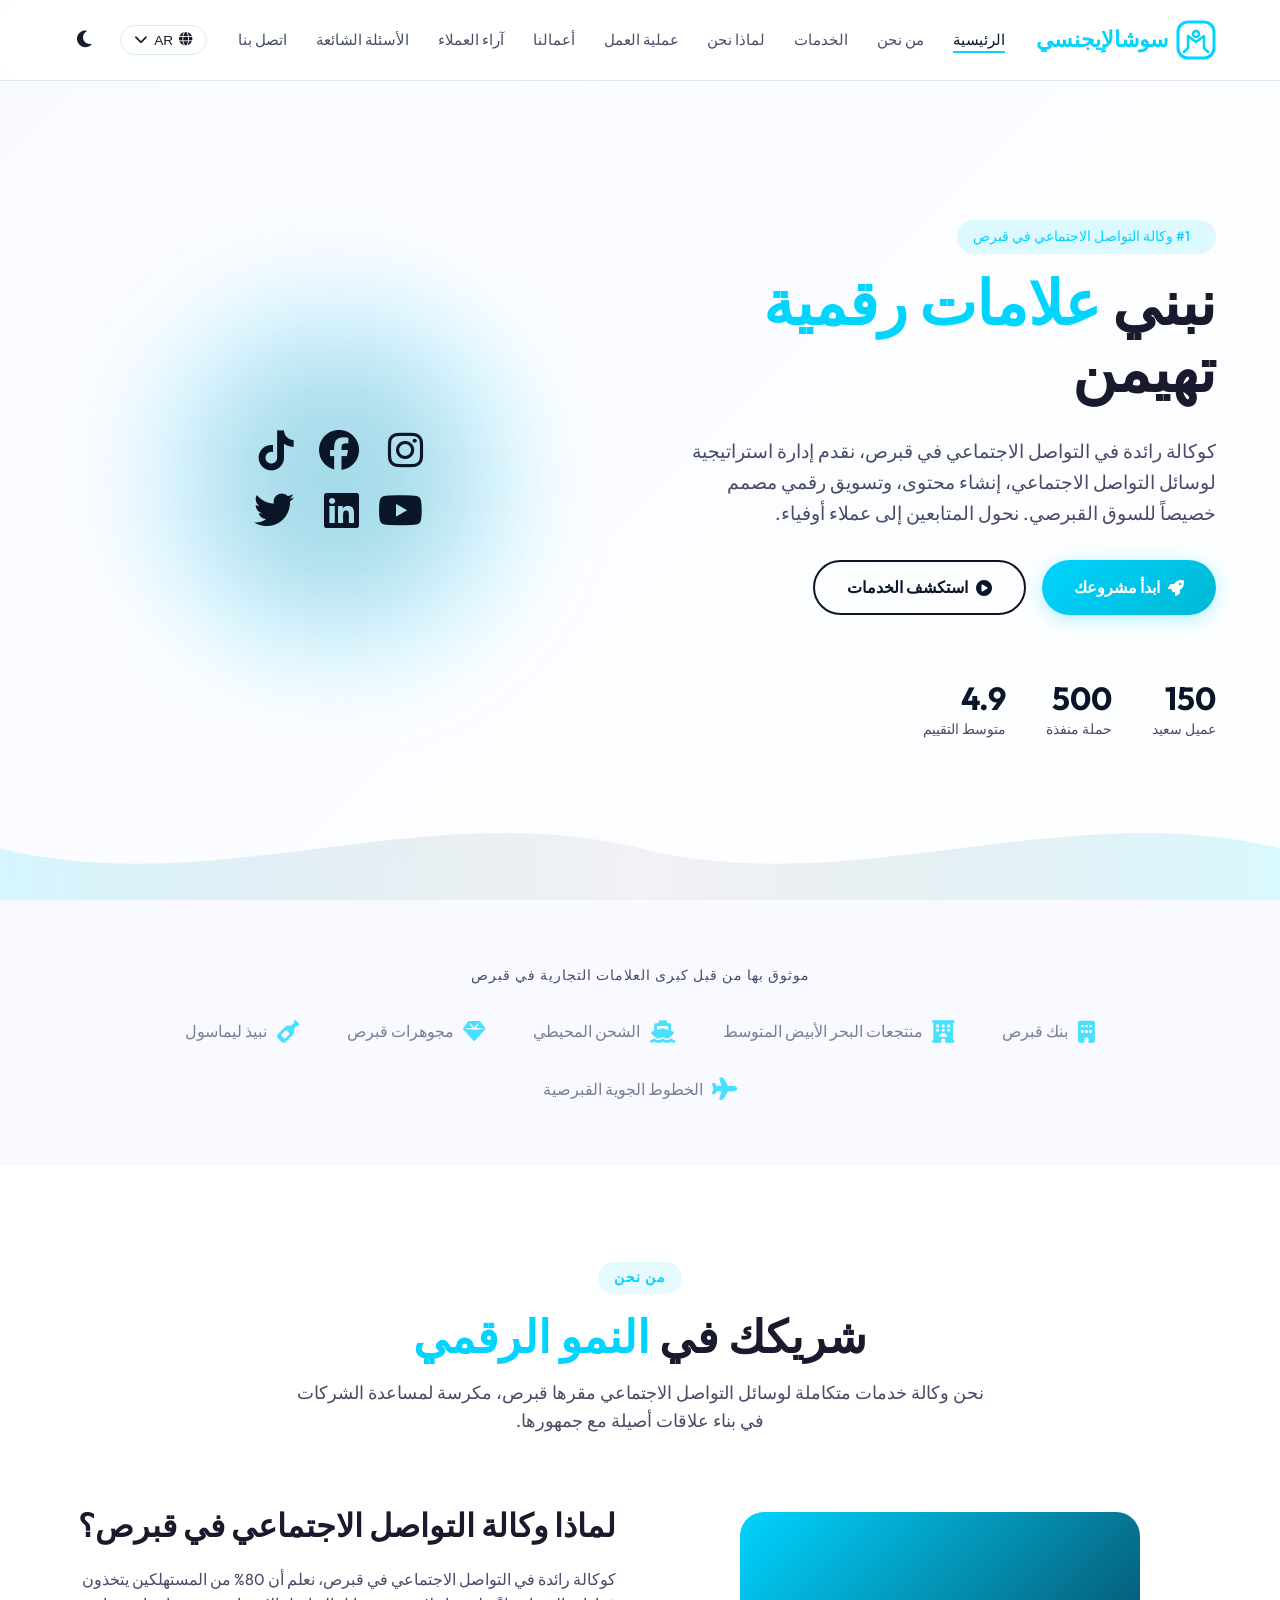
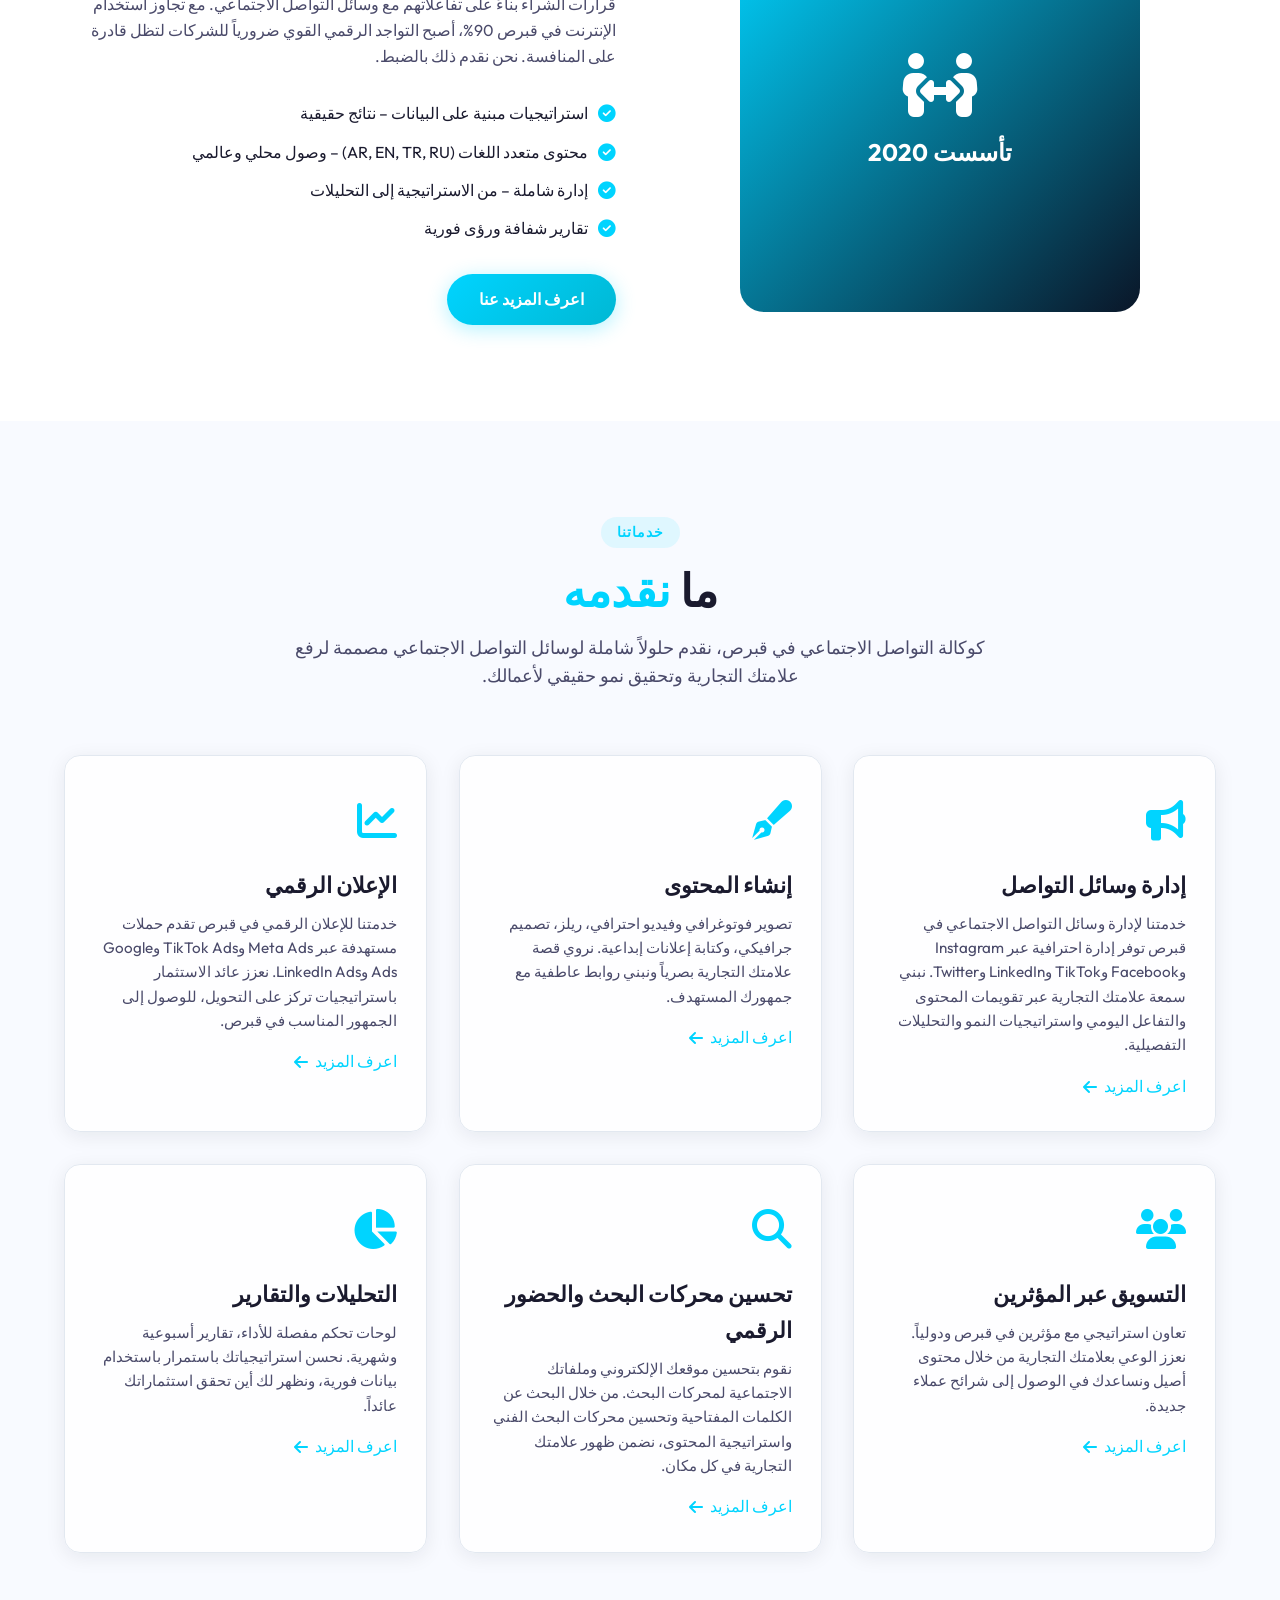
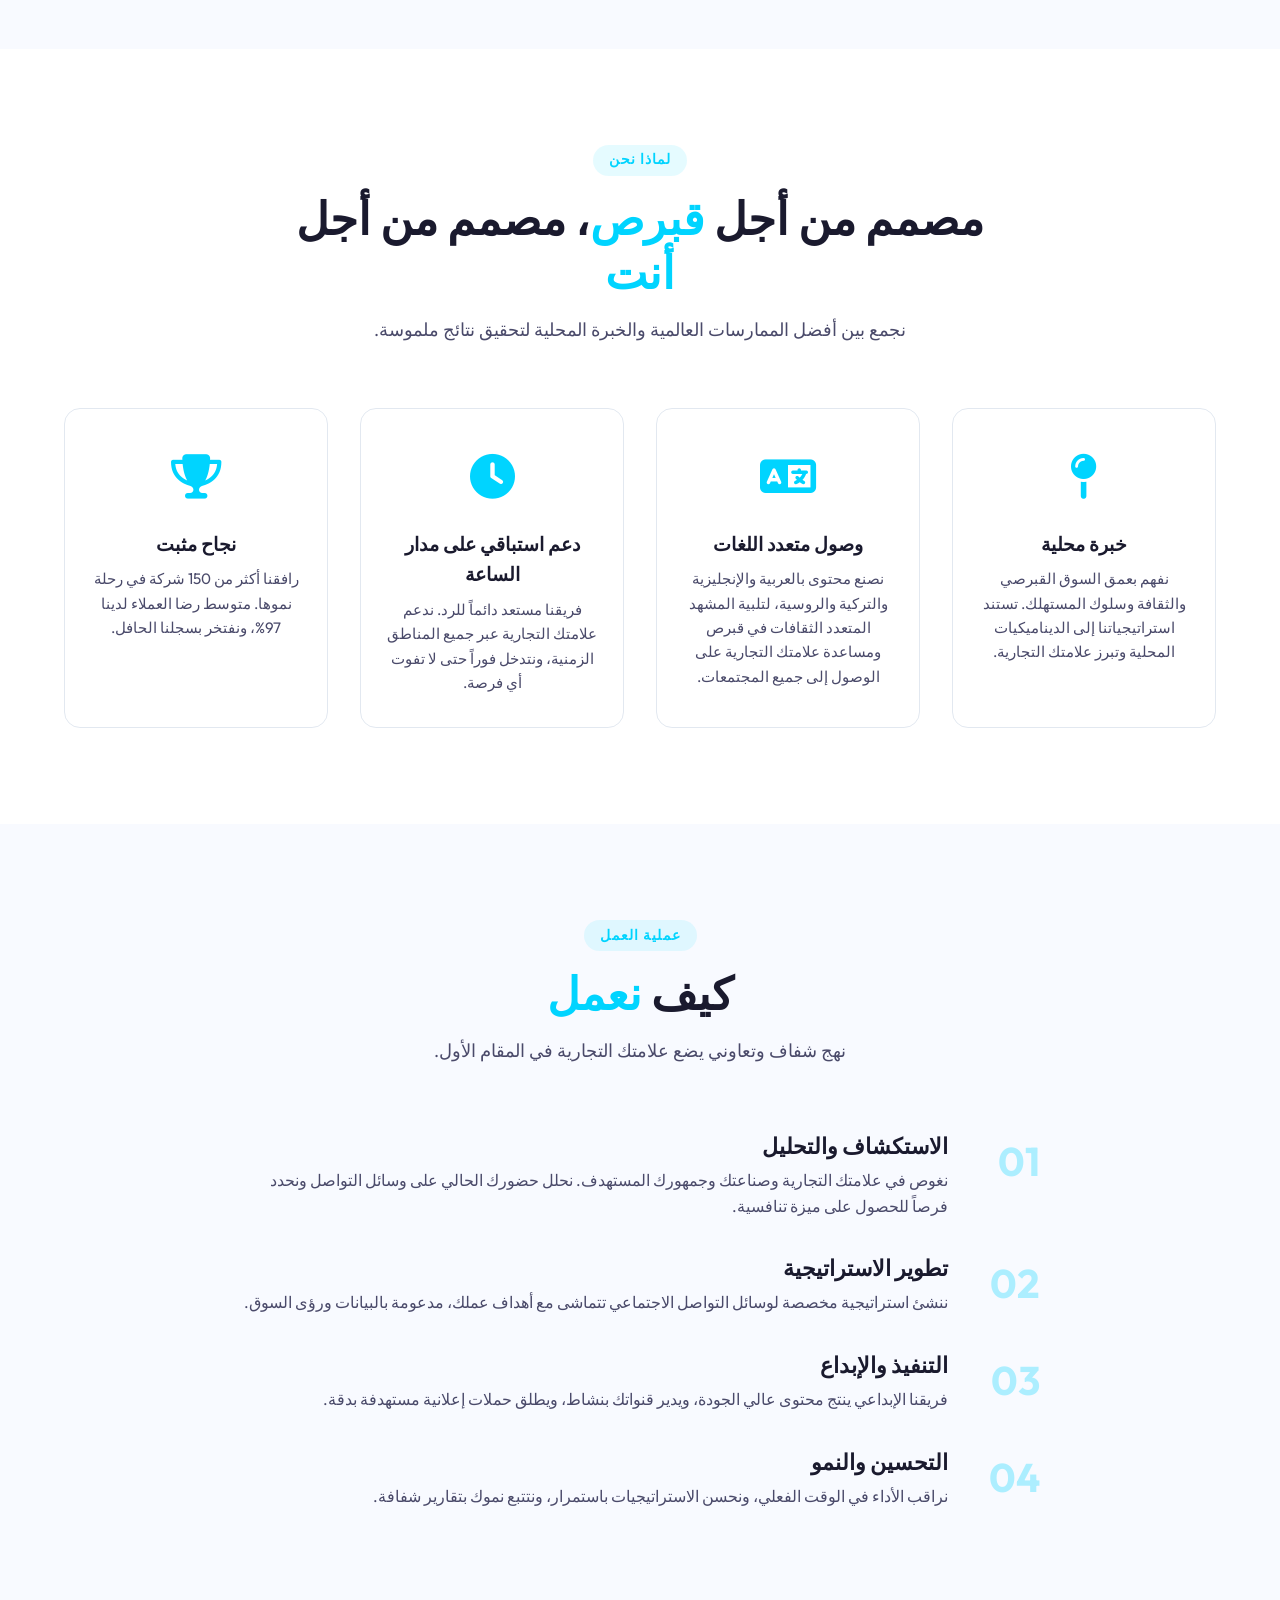
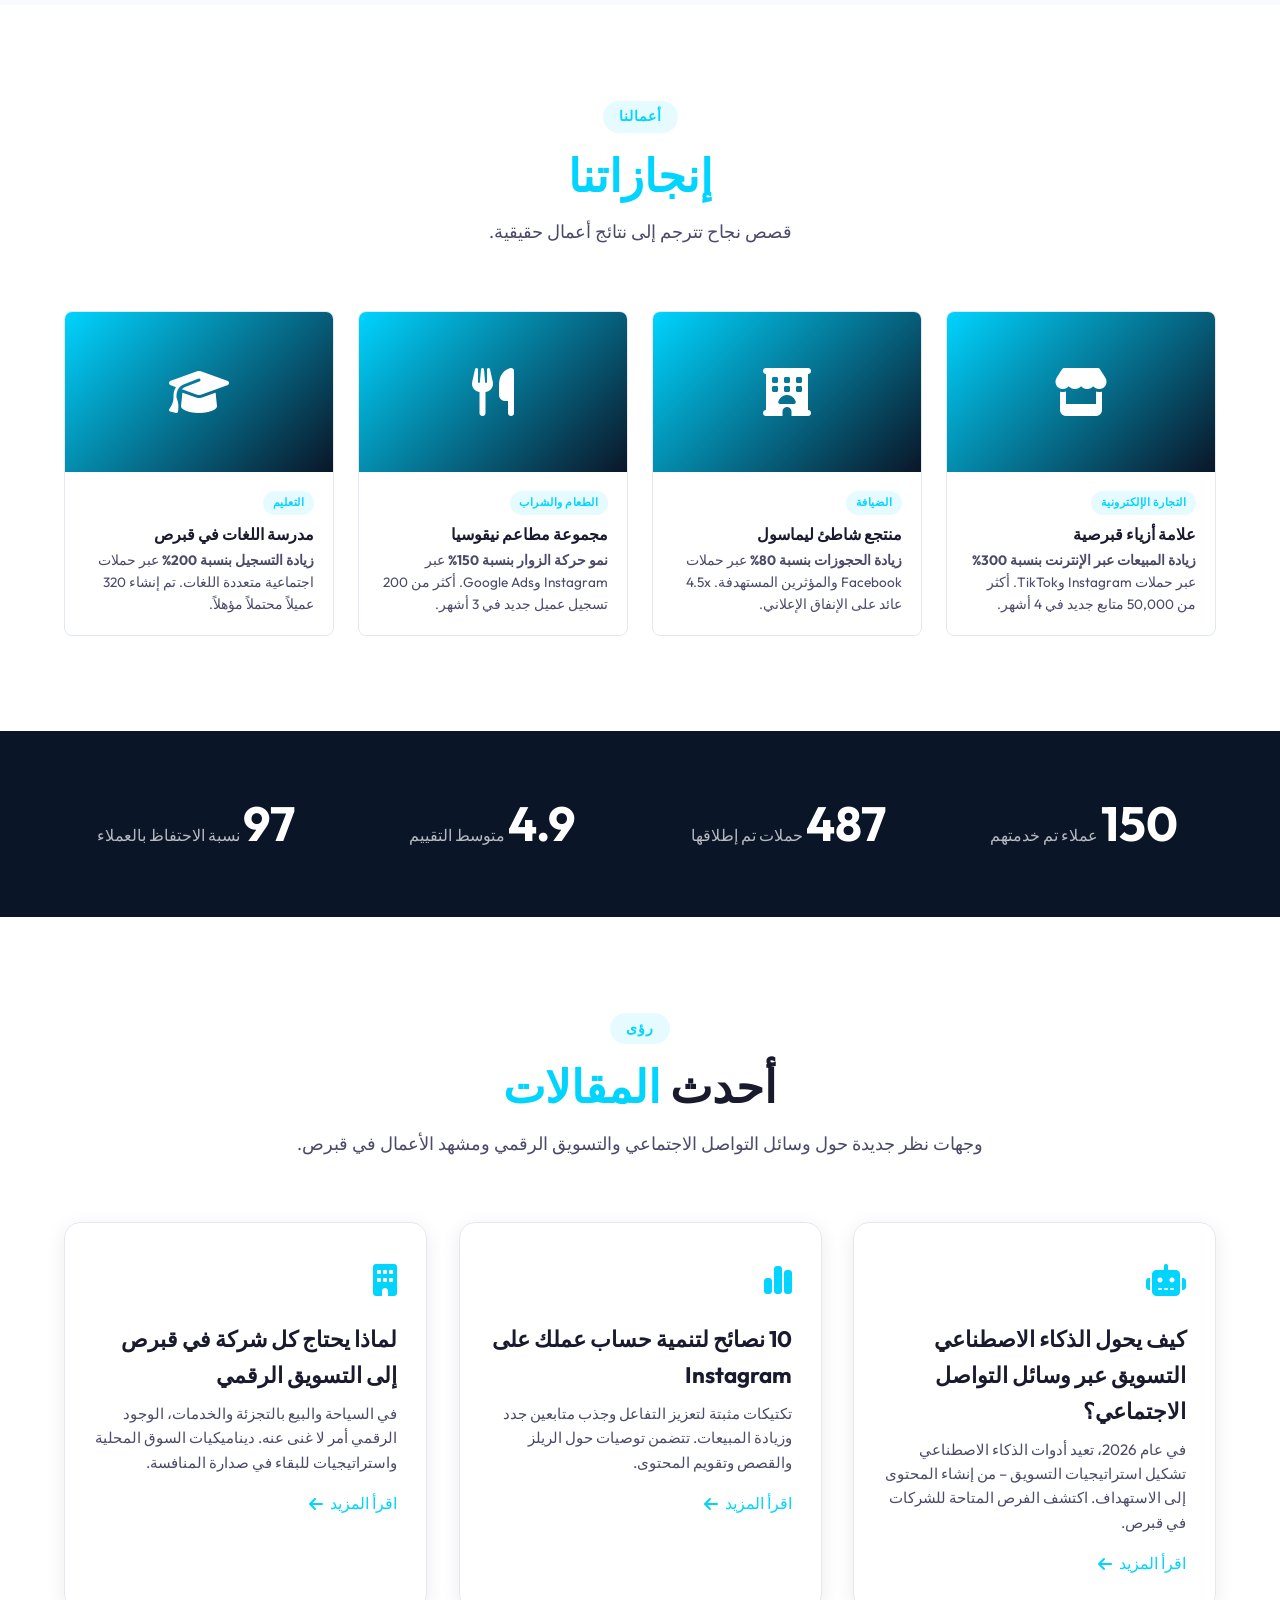
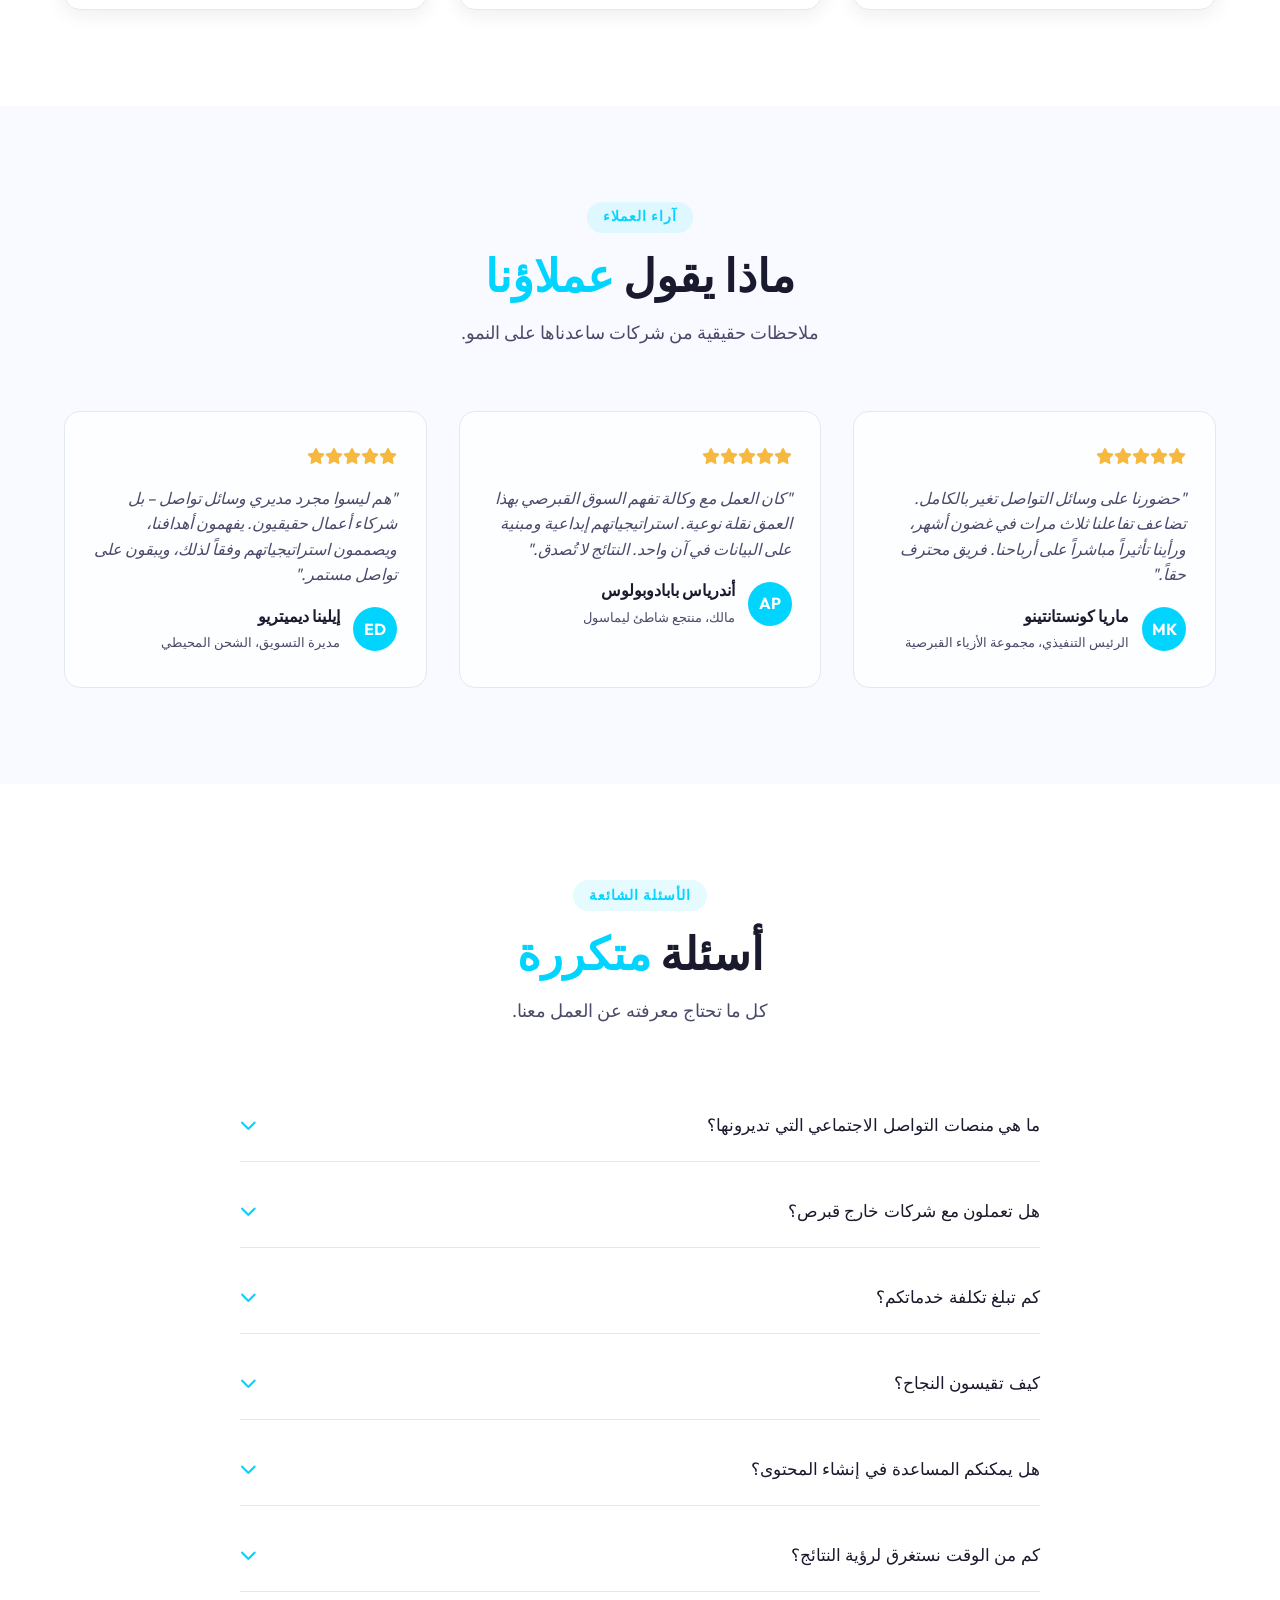
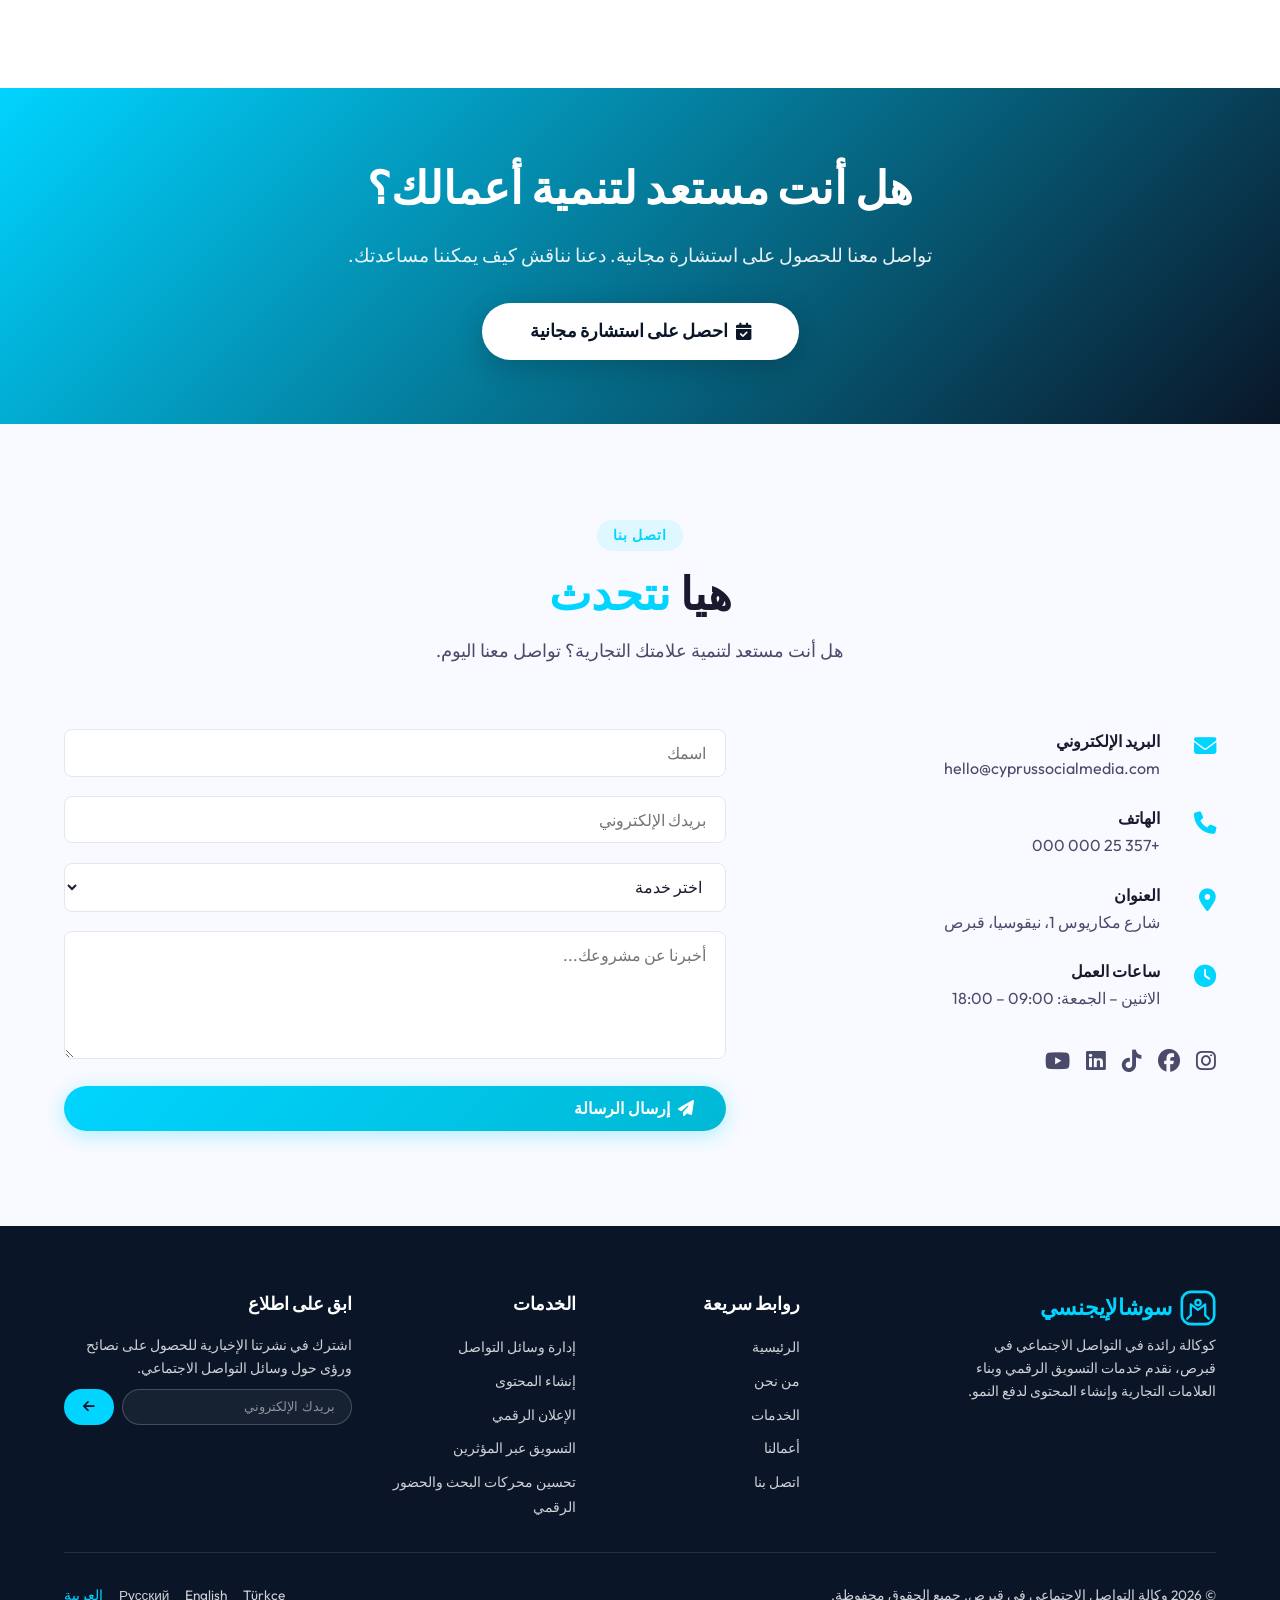
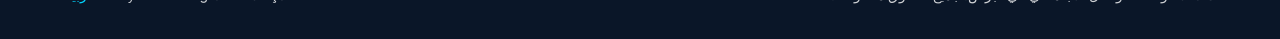
<file: ar/index.html>
<!DOCTYPE html>
<html lang="ar" dir="rtl">

<head>
    <meta charset="UTF-8" />
    <meta name="viewport" content="width=device-width, initial-scale=1.0" />
    <title>وكالة التواصل الاجتماعي في قبرص | التسويق الرقمي، الإدارة والإعلان</title>
    <meta name="description"
        content="وكالة التواصل الاجتماعي في قبرص – إدارة احترافية لوسائل التواصل الاجتماعي، إعلانات رقمية، وبناء العلامات التجارية في قبرص. نمّ أعمالك مع حلولنا المثبتة." />
    <link rel="canonical" href="https://socialagencyseo.netlify.app/ar/" />
    <link rel="alternate" hreflang="tr" href="https://socialagencyseo.netlify.app/" />
    <link rel="alternate" hreflang="en" href="https://socialagencyseo.netlify.app/en/" />
    <link rel="alternate" hreflang="ru" href="https://socialagencyseo.netlify.app/ru/" />
    <link rel="alternate" hreflang="ar" href="https://socialagencyseo.netlify.app/ar/" />
    <meta property="og:title" content="وكالة التواصل الاجتماعي في قبرص | التسويق الرقمي، الإدارة والإعلان" />
    <meta property="og:description"
        content="وكالة التواصل الاجتماعي في قبرص – إدارة احترافية لوسائل التواصل الاجتماعي، إعلانات رقمية، وبناء العلامات التجارية في قبرص." />
    <meta property="og:type" content="website" />
    <meta name="robots" content="index, follow" />
    <link rel="icon" href="../favicon.ico">

    <!-- Preload critical fonts -->
    <link rel="preload" href="https://fonts.googleapis.com/css2?family=Outfit:wght@300;400;500;600;700;800&display=swap"
        as="style" />

    <!-- Google Fonts -->
    <link rel="stylesheet"
        href="https://fonts.googleapis.com/css2?family=Outfit:wght@300;400;500;600;700;800&display=swap" />

    <!-- CRITICAL INLINED CSS -->
    <style>
        /* --- Reset & Base --- */
        * {
            margin: 0;
            padding: 0;
            box-sizing: border-box;
        }

        html {
            scroll-behavior: smooth;
        }

        body {
            font-family: 'Outfit', -apple-system, BlinkMacSystemFont, 'Segoe UI', Roboto, sans-serif;
            background-color: #ffffff;
            color: #1a1a2e;
            line-height: 1.6;
            transition: background-color 0.3s ease, color 0.3s ease;
        }

        .container {
            max-width: 1200px;
            margin: 0 auto;
            padding: 0 1.5rem;
        }

        .sr-only {
            position: absolute;
            width: 1px;
            height: 1px;
            padding: 0;
            margin: -1px;
            overflow: hidden;
            clip: rect(0, 0, 0, 0);
            border: 0;
        }

        /* --- Navbar --- */
        .navbar {
            position: fixed;
            top: 0;
            left: 0;
            width: 100%;
            z-index: 1000;
            background: rgba(255, 255, 255, 0.85);
            backdrop-filter: blur(12px);
            -webkit-backdrop-filter: blur(12px);
            border-bottom: 1px solid #e2e8f0;
            transition: all 0.3s ease;
        }

        .navbar-container {
            display: flex;
            justify-content: space-between;
            align-items: center;
            height: 80px;
        }

        .logo {
            display: flex;
            align-items: center;
            gap: 0.5rem;
            font-weight: 700;
            font-size: 1.4rem;
            text-decoration: none;
            color: #0a1628;
        }

        .logo span {
            color: #00d4ff;
        }

        .nav-links {
            list-style: none;
            display: flex;
            gap: 1.8rem;
            align-items: center;
        }

        .nav-links a {
            font-weight: 500;
            font-size: 0.95rem;
            color: #4a4a6a;
            transition: color 0.2s ease;
            position: relative;
            text-decoration: none;
        }

        .nav-links a::after {
            content: '';
            position: absolute;
            bottom: -4px;
            left: 0;
            width: 0;
            height: 2px;
            background: #00d4ff;
            transition: width 0.3s ease;
        }

        .nav-links a:hover,
        .nav-links a.active {
            color: #0a1628;
        }

        .nav-links a.active::after,
        .nav-links a:hover::after {
            width: 100%;
        }

        .nav-actions {
            display: flex;
            align-items: center;
            gap: 1rem;
        }

        .lang-switcher {
            position: relative;
        }

        .lang-btn {
            display: flex;
            align-items: center;
            gap: 0.4rem;
            background: transparent;
            border: 1px solid #e2e8f0;
            border-radius: 50px;
            padding: 0.4rem 0.8rem;
            font-size: 0.85rem;
            cursor: pointer;
            color: #1a1a2e;
            transition: border 0.2s ease;
        }

        .lang-btn:hover {
            border-color: #00d4ff;
        }

        .theme-toggle,
        .mobile-toggle {
            background: transparent;
            border: none;
            font-size: 1.2rem;
            cursor: pointer;
            color: #1a1a2e;
            padding: 0.4rem;
            border-radius: 50%;
            transition: background 0.2s ease;
            width: 40px;
            height: 40px;
            display: flex;
            align-items: center;
            justify-content: center;
        }

        .theme-toggle:hover,
        .mobile-toggle:hover {
            background: rgba(0, 212, 255, 0.1);
        }

        .mobile-toggle {
            display: none;
            flex-direction: column;
            gap: 5px;
        }

        .mobile-toggle .bar {
            width: 25px;
            height: 2px;
            background: #1a1a2e;
            transition: all 0.3s ease;
            border-radius: 2px;
        }

        .mobile-toggle.open .bar:nth-child(1) {
            transform: rotate(45deg) translate(5px, 5px);
        }

        .mobile-toggle.open .bar:nth-child(2) {
            opacity: 0;
        }

        .mobile-toggle.open .bar:nth-child(3) {
            transform: rotate(-45deg) translate(5px, -5px);
        }

        /* --- Language Dropdown (hidden by default) --- */
        .lang-dropdown {
            display: none;
            opacity: 0;
            visibility: hidden;
            position: absolute;
            top: calc(100% + 8px);
            right: 0;
            min-width: 140px;
            background: rgba(255, 255, 255, 0.9);
            backdrop-filter: blur(8px);
            border-radius: 0.5rem;
            box-shadow: 0 8px 30px rgba(0, 0, 0, 0.1);
            border: 1px solid #e2e8f0;
            transition: opacity 0.3s ease, visibility 0.3s ease, transform 0.3s ease;
            transform: translateY(8px);
        }

        .lang-dropdown.open {
            display: block;
            opacity: 1;
            visibility: visible;
            transform: translateY(0);
        }

        .lang-dropdown li a {
            display: block;
            padding: 0.6rem 1.2rem;
            font-size: 0.9rem;
            transition: background 0.2s ease;
            color: #1a1a2e;
            text-decoration: none;
        }

        .lang-dropdown li a:hover {
            background: rgba(0, 212, 255, 0.08);
        }

        .lang-dropdown li a.active-lang {
            color: #00d4ff;
            font-weight: 600;
        }

        /* --- Mobile Menu (hidden by default) --- */
        @media (max-width: 768px) {
            .mobile-toggle {
                display: flex;
            }

            .nav-menu {
                position: fixed;
                top: 70px;
                left: 0;
                width: 100%;
                background: rgba(255, 255, 255, 0.95);
                padding: 1.5rem 2rem;
                box-shadow: 0 8px 30px rgba(0, 0, 0, 0.1);
                border-bottom: 1px solid #e2e8f0;
                transform: translateY(-120%);
                transition: transform 0.3s ease;
                z-index: 999;
            }

            .nav-menu.open {
                transform: translateY(0);
            }

            .nav-links {
                flex-direction: column;
                gap: 1.2rem;
                align-items: flex-start;
            }
        }

        /* --- Hero --- */
        .hero {
            padding: 140px 0 80px;
            background: linear-gradient(135deg, #f8faff 0%, #ffffff 100%);
            position: relative;
            overflow: hidden;
            min-height: 100vh;
            display: flex;
            align-items: center;
        }

        .hero-container {
            display: grid;
            grid-template-columns: 1fr 1fr;
            gap: 4rem;
            align-items: center;
            position: relative;
            z-index: 2;
        }

        .hero-badge {
            display: inline-flex;
            align-items: center;
            gap: 0.6rem;
            background: rgba(0, 212, 255, 0.12);
            padding: 0.4rem 1rem;
            border-radius: 50px;
            font-size: 0.85rem;
            font-weight: 500;
            color: #00d4ff;
            margin-bottom: 1rem;
        }

        .hero h1 {
            font-size: 3.8rem;
            font-weight: 700;
            line-height: 1.1;
            margin-bottom: 2rem;
        }

        .hero h1 span {
            color: #00d4ff;
        }

        .hero p {
            font-size: 1.2rem;
            color: #4a4a6a;
            max-width: 540px;
            margin-bottom: 2rem;
        }

        .hero-buttons {
            display: flex;
            gap: 1rem;
            flex-wrap: wrap;
            margin-bottom: 4rem;
        }

        .btn {
            display: inline-flex;
            align-items: center;
            gap: 0.5rem;
            padding: 0.8rem 2rem;
            border-radius: 50px;
            font-weight: 600;
            font-size: 1rem;
            border: none;
            cursor: pointer;
            transition: all 0.3s ease;
            text-decoration: none;
        }

        .btn-primary {
            background: linear-gradient(135deg, #00d4ff, #00b8d4);
            color: #fff;
            box-shadow: 0 4px 20px rgba(0, 212, 255, 0.3);
        }

        .btn-primary:hover {
            transform: translateY(-3px);
            box-shadow: 0 8px 30px rgba(0, 212, 255, 0.4);
        }

        .btn-outline {
            background: transparent;
            color: #0a1628;
            border: 2px solid #0a1628;
        }

        .btn-outline:hover {
            background: #0a1628;
            color: #fff;
        }

        .hero-stats {
            display: flex;
            gap: 2.5rem;
        }

        .hero-stat {
            display: flex;
            flex-direction: column;
        }

        .stat-number {
            font-size: 2rem;
            font-weight: 700;
            color: #0a1628;
            line-height: 1.2;
        }

        .stat-label {
            font-size: 0.9rem;
            color: #4a4a6a;
        }

        .hero-visual {
            display: flex;
            justify-content: center;
            align-items: center;
        }

        .hero-image-wrapper {
            position: relative;
            width: 100%;
            max-width: 500px;
            aspect-ratio: 1/1;
        }

        .hero-image-placeholder {
            width: 100%;
            height: 100%;
            border-radius: 50%;
            background: radial-gradient(circle, rgba(0, 212, 255, 0.15), transparent 70%);
            display: flex;
            align-items: center;
            justify-content: center;
            position: relative;
        }

        .hero-orb {
            position: absolute;
            width: 70%;
            height: 70%;
            border-radius: 50%;
            background: #00d4ff;
            opacity: 0.15;
            filter: blur(60px);
            animation: pulse-orb 6s ease-in-out infinite;
        }

        .hero-orb-secondary {
            position: absolute;
            width: 50%;
            height: 50%;
            border-radius: 50%;
            background: #0a1628;
            opacity: 0.1;
            filter: blur(50px);
            animation: pulse-orb 8s ease-in-out infinite reverse;
        }

        @keyframes pulse-orb {

            0%,
            100% {
                transform: scale(1);
            }

            50% {
                transform: scale(1.2);
            }
        }

        .hero-content-icons {
            display: grid;
            grid-template-columns: repeat(3, 1fr);
            gap: 1.2rem;
            z-index: 2;
            font-size: 2.5rem;
            color: #0a1628;
        }

        .hero-content-icons i {
            transition: transform 0.3s ease;
        }

        .hero-content-icons i:hover {
            transform: scale(1.2) rotate(-6deg);
        }

        .hero-wave {
            position: absolute;
            bottom: -2px;
            left: 0;
            width: 100%;
            z-index: 1;
        }

        .hero-wave svg {
            display: block;
            width: 100%;
            height: auto;
        }
    </style>

    <!-- Non‑critical CSS -->
    <link rel="stylesheet" href="../assets/css/variables.css" media="print" onload="this.media='all'" />
    <link rel="stylesheet" href="../assets/css/style.css" media="print" onload="this.media='all'" />
    <link rel="stylesheet" href="../assets/css/responsive.css" media="print" onload="this.media='all'" />
    <noscript>
        <link rel="stylesheet" href="../assets/css/variables.css" />
        <link rel="stylesheet" href="../assets/css/style.css" />
        <link rel="stylesheet" href="../assets/css/responsive.css" />
    </noscript>

    <!-- Font Awesome -->
    <link rel="stylesheet" href="https://cdnjs.cloudflare.com/ajax/libs/font-awesome/6.5.0/css/all.min.css"
        media="print" onload="this.media='all'" />
    <noscript>
        <link rel="stylesheet" href="https://cdnjs.cloudflare.com/ajax/libs/font-awesome/6.5.0/css/all.min.css" />
    </noscript>
</head>

<body>
    <!-- ===== NAVBAR ===== -->
    <header class="navbar" id="navbar" role="navigation" aria-label="القائمة الرئيسية">
        <div class="container navbar-container">
            <a href="/ar/" class="logo" aria-label="وكالة التواصل الاجتماعي في قبرص">
                <svg width="40" height="40" viewBox="0 0 40 40" fill="none" xmlns="http://www.w3.org/2000/svg">
                    <rect x="2" y="2" width="36" height="36" rx="10" stroke="#00d4ff" stroke-width="3" />
                    <path d="M12 28V16L20 22L28 16V28" stroke="#00d4ff" stroke-width="2.5" stroke-linecap="round"
                        stroke-linejoin="round" />
                    <circle cx="20" cy="14" r="3" stroke="#00d4ff" stroke-width="2.5" />
                    <path d="M28 28L32 32M12 28L8 32" stroke="#00d4ff" stroke-width="2.5" stroke-linecap="round" />
                </svg>
                <span>سوشال<span>إيجنسي</span></span>
            </a>

            <nav class="nav-menu" id="navMenu" aria-label="القائمة الرئيسية">
                <ul class="nav-links">
                    <li><a href="#hero" class="active">الرئيسية</a></li>
                    <li><a href="#about">من نحن</a></li>
                    <li><a href="#services">الخدمات</a></li>
                    <li><a href="#why-us">لماذا نحن</a></li>
                    <li><a href="#process">عملية العمل</a></li>
                    <li><a href="#portfolio">أعمالنا</a></li>
                    <li><a href="#testimonials">آراء العملاء</a></li>
                    <li><a href="#faq">الأسئلة الشائعة</a></li>
                    <li><a href="#contact">اتصل بنا</a></li>
                </ul>
            </nav>

            <div class="nav-actions">
                <div class="lang-switcher">
                    <button class="lang-btn" id="langBtn" aria-label="تبديل اللغة">
                        <i class="fas fa-globe"></i>
                        <span>AR</span>
                        <i class="fas fa-chevron-down"></i>
                        <span class="sr-only">تبديل اللغة</span>
                    </button>
                    <ul class="lang-dropdown" id="langDropdown">
                        <li><a href="/" hreflang="tr">Türkçe</a></li>
                        <li><a href="/en/" hreflang="en">English</a></li>
                        <li><a href="/ru/" hreflang="ru">Русский</a></li>
                        <li><a href="/ar/" hreflang="ar" class="active-lang">العربية</a></li>
                    </ul>
                </div>

                <button class="theme-toggle" id="themeToggle" aria-label="تبديل المظهر الداكن/الفاتح">
                    <i class="fas fa-moon"></i>
                    <span class="sr-only">تبديل المظهر</span>
                </button>

                <button class="mobile-toggle" id="mobileToggle" aria-label="فتح/إغلاق القائمة" aria-expanded="false">
                    <span class="bar"></span>
                    <span class="bar"></span>
                    <span class="bar"></span>
                    <span class="sr-only">القائمة</span>
                </button>
            </div>
        </div>
    </header>

    <main>
        <!-- ===== HERO ===== -->
        <section id="hero" class="hero">
            <div class="container hero-container">
                <div class="hero-content">
                    <div class="hero-badge">
                        <i class="fas fa-sparkles"></i>
                        <span>#1 وكالة التواصل الاجتماعي في قبرص</span>
                    </div>
                    <h1>نبني <span>علامات رقمية</span> تهيمن</h1>
                    <p>كوكالة رائدة في التواصل الاجتماعي في قبرص، نقدم إدارة استراتيجية لوسائل التواصل الاجتماعي، إنشاء
                        محتوى، وتسويق رقمي مصمم خصيصاً للسوق القبرصي. نحول المتابعين إلى عملاء أوفياء.</p>
                    <div class="hero-buttons">
                        <a href="#contact" class="btn btn-primary">
                            <i class="fas fa-rocket"></i> ابدأ مشروعك
                        </a>
                        <a href="#services" class="btn btn-outline">
                            <i class="fas fa-play-circle"></i> استكشف الخدمات
                        </a>
                    </div>
                    <div class="hero-stats">
                        <div class="hero-stat">
                            <span class="stat-number" data-target="150">0</span>
                            <span class="stat-label">عميل سعيد</span>
                        </div>
                        <div class="hero-stat">
                            <span class="stat-number" data-target="500">0</span>
                            <span class="stat-label">حملة منفذة</span>
                        </div>
                        <div class="hero-stat">
                            <span class="stat-number" data-target="4.9">0</span>
                            <span class="stat-label">متوسط التقييم</span>
                        </div>
                    </div>
                </div>
                <div class="hero-visual">
                    <div class="hero-image-wrapper">
                        <div class="hero-image-placeholder">
                            <div class="hero-orb"></div>
                            <div class="hero-orb-secondary"></div>
                            <div class="hero-content-icons">
                                <i class="fab fa-instagram"></i>
                                <i class="fab fa-facebook"></i>
                                <i class="fab fa-tiktok"></i>
                                <i class="fab fa-youtube"></i>
                                <i class="fab fa-linkedin"></i>
                                <i class="fab fa-twitter"></i>
                            </div>
                        </div>
                    </div>
                </div>
            </div>
            <div class="hero-wave">
                <svg viewBox="0 0 1440 120" fill="none" xmlns="http://www.w3.org/2000/svg">
                    <path d="M0 60C240 120 480 0 720 60C960 120 1200 0 1440 60V120H0V60Z" fill="url(#heroWave)" />
                    <defs>
                        <linearGradient id="heroWave" x1="0" y1="0" x2="1" y2="0">
                            <stop offset="0%" stop-color="#00d4ff" stop-opacity="0.15" />
                            <stop offset="50%" stop-color="#0a1628" stop-opacity="0.05" />
                            <stop offset="100%" stop-color="#00d4ff" stop-opacity="0.15" />
                        </linearGradient>
                    </defs>
                </svg>
            </div>
        </section>

        <!-- ===== شركات موثوقة ===== -->
        <section id="trusted" class="trusted">
            <div class="container">
                <p class="trusted-label">موثوق بها من قبل كبرى العلامات التجارية في قبرص</p>
                <div class="trusted-grid">
                    <div class="trusted-item"><i class="fas fa-building"></i> <span>بنك قبرص</span></div>
                    <div class="trusted-item"><i class="fas fa-hotel"></i> <span>منتجعات البحر الأبيض المتوسط</span>
                    </div>
                    <div class="trusted-item"><i class="fas fa-ship"></i> <span>الشحن المحيطي</span></div>
                    <div class="trusted-item"><i class="fas fa-gem"></i> <span>مجوهرات قبرص</span></div>
                    <div class="trusted-item"><i class="fas fa-wine-bottle"></i> <span>نبيذ ليماسول</span></div>
                    <div class="trusted-item"><i class="fas fa-plane"></i> <span>الخطوط الجوية القبرصية</span></div>
                </div>
            </div>
        </section>

        <!-- ===== من نحن ===== -->
        <section id="about" class="about">
            <div class="container">
                <div class="section-header">
                    <span class="section-tag">من نحن</span>
                    <h2>شريكك في <span>النمو الرقمي</span></h2>
                    <p>نحن وكالة خدمات متكاملة لوسائل التواصل الاجتماعي مقرها قبرص، مكرسة لمساعدة الشركات في بناء علاقات
                        أصيلة مع جمهورها.</p>
                </div>
                <div class="about-grid">
                    <div class="about-image">
                        <div class="about-image-placeholder">
                            <i class="fas fa-people-arrows"></i>
                            <span>تأسست 2020</span>
                        </div>
                    </div>
                    <div class="about-content">
                        <h3>لماذا وكالة التواصل الاجتماعي في قبرص؟</h3>
                        <p>كوكالة رائدة في التواصل الاجتماعي في قبرص، نعلم أن 80% من المستهلكين يتخذون قرارات الشراء
                            بناءً على تفاعلاتهم مع وسائل التواصل الاجتماعي. مع تجاوز استخدام الإنترنت في قبرص 90%، أصبح
                            التواجد الرقمي القوي ضرورياً للشركات لتظل قادرة على المنافسة. نحن نقدم ذلك بالضبط.</p>
                        <ul class="about-features">
                            <li><i class="fas fa-check-circle"></i> <span>استراتيجيات مبنية على البيانات – نتائج
                                    حقيقية</span></li>
                            <li><i class="fas fa-check-circle"></i> <span>محتوى متعدد اللغات (AR, EN, TR, RU) – وصول
                                    محلي وعالمي</span></li>
                            <li><i class="fas fa-check-circle"></i> <span>إدارة شاملة – من الاستراتيجية إلى
                                    التحليلات</span></li>
                            <li><i class="fas fa-check-circle"></i> <span>تقارير شفافة ورؤى فورية</span></li>
                        </ul>
                        <a href="#contact" class="btn btn-primary">اعرف المزيد عنا</a>
                    </div>
                </div>
            </div>
        </section>

        <!-- ===== الخدمات ===== -->
        <section id="services" class="services">
            <div class="container">
                <div class="section-header">
                    <span class="section-tag">خدماتنا</span>
                    <h2>ما <span>نقدمه</span></h2>
                    <p>كوكالة التواصل الاجتماعي في قبرص، نقدم حلولاً شاملة لوسائل التواصل الاجتماعي مصممة لرفع علامتك
                        التجارية وتحقيق نمو حقيقي لأعمالك.</p>
                </div>
                <div class="services-grid">
                    <div class="service-card">
                        <div class="service-icon"><i class="fas fa-bullhorn"></i></div>
                        <h3>إدارة وسائل التواصل</h3>
                        <p>خدمتنا لإدارة وسائل التواصل الاجتماعي في قبرص توفر إدارة احترافية عبر Instagram وFacebook
                            وTikTok وLinkedIn وTwitter. نبني سمعة علامتك التجارية عبر تقويمات المحتوى والتفاعل اليومي
                            واستراتيجيات النمو والتحليلات التفصيلية.</p>
                        <a href="#contact" class="service-link">اعرف المزيد <i class="fas fa-arrow-left"></i></a>
                    </div>
                    <div class="service-card">
                        <div class="service-icon"><i class="fas fa-pen-fancy"></i></div>
                        <h3>إنشاء المحتوى</h3>
                        <p>تصوير فوتوغرافي وفيديو احترافي، ريلز، تصميم جرافيكي، وكتابة إعلانات إبداعية. نروي قصة علامتك
                            التجارية بصرياً ونبني روابط عاطفية مع جمهورك المستهدف.</p>
                        <a href="#contact" class="service-link">اعرف المزيد <i class="fas fa-arrow-left"></i></a>
                    </div>
                    <div class="service-card">
                        <div class="service-icon"><i class="fas fa-chart-line"></i></div>
                        <h3>الإعلان الرقمي</h3>
                        <p>خدمتنا للإعلان الرقمي في قبرص تقدم حملات مستهدفة عبر Meta Ads وTikTok Ads وGoogle Ads
                            وLinkedIn Ads. نعزز عائد الاستثمار باستراتيجيات تركز على التحويل، للوصول إلى الجمهور المناسب
                            في قبرص.</p>
                        <a href="#contact" class="service-link">اعرف المزيد <i class="fas fa-arrow-left"></i></a>
                    </div>
                    <div class="service-card">
                        <div class="service-icon"><i class="fas fa-users"></i></div>
                        <h3>التسويق عبر المؤثرين</h3>
                        <p>تعاون استراتيجي مع مؤثرين في قبرص ودولياً. نعزز الوعي بعلامتك التجارية من خلال محتوى أصيل
                            ونساعدك في الوصول إلى شرائح عملاء جديدة.</p>
                        <a href="#contact" class="service-link">اعرف المزيد <i class="fas fa-arrow-left"></i></a>
                    </div>
                    <div class="service-card">
                        <div class="service-icon"><i class="fas fa-search"></i></div>
                        <h3>تحسين محركات البحث والحضور الرقمي</h3>
                        <p>نقوم بتحسين موقعك الإلكتروني وملفاتك الاجتماعية لمحركات البحث. من خلال البحث عن الكلمات
                            المفتاحية وتحسين محركات البحث الفني واستراتيجية المحتوى، نضمن ظهور علامتك التجارية في كل
                            مكان.</p>
                        <a href="#contact" class="service-link">اعرف المزيد <i class="fas fa-arrow-left"></i></a>
                    </div>
                    <div class="service-card">
                        <div class="service-icon"><i class="fas fa-chart-pie"></i></div>
                        <h3>التحليلات والتقارير</h3>
                        <p>لوحات تحكم مفصلة للأداء، تقارير أسبوعية وشهرية. نحسن استراتيجياتك باستمرار باستخدام بيانات
                            فورية، ونظهر لك أين تحقق استثماراتك عائداً.</p>
                        <a href="#contact" class="service-link">اعرف المزيد <i class="fas fa-arrow-left"></i></a>
                    </div>
                </div>
            </div>
        </section>

        <!-- ===== لماذا نحن ===== -->
        <section id="why-us" class="why-us">
            <div class="container">
                <div class="section-header">
                    <span class="section-tag">لماذا نحن</span>
                    <h2>مصمم من أجل <span>قبرص</span>، مصمم من أجل <span>أنت</span></h2>
                    <p>نجمع بين أفضل الممارسات العالمية والخبرة المحلية لتحقيق نتائج ملموسة.</p>
                </div>
                <div class="why-grid">
                    <div class="why-card">
                        <div class="why-icon"><i class="fas fa-map-pin"></i></div>
                        <h3>خبرة محلية</h3>
                        <p>نفهم بعمق السوق القبرصي والثقافة وسلوك المستهلك. تستند استراتيجياتنا إلى الديناميكيات المحلية
                            وتبرز علامتك التجارية.</p>
                    </div>
                    <div class="why-card">
                        <div class="why-icon"><i class="fas fa-language"></i></div>
                        <h3>وصول متعدد اللغات</h3>
                        <p>نصنع محتوى بالعربية والإنجليزية والتركية والروسية، لتلبية المشهد المتعدد الثقافات في قبرص
                            ومساعدة علامتك التجارية على الوصول إلى جميع المجتمعات.</p>
                    </div>
                    <div class="why-card">
                        <div class="why-icon"><i class="fas fa-clock"></i></div>
                        <h3>دعم استباقي على مدار الساعة</h3>
                        <p>فريقنا مستعد دائماً للرد. ندعم علامتك التجارية عبر جميع المناطق الزمنية، ونتدخل فوراً حتى لا
                            تفوت أي فرصة.</p>
                    </div>
                    <div class="why-card">
                        <div class="why-icon"><i class="fas fa-trophy"></i></div>
                        <h3>نجاح مثبت</h3>
                        <p>رافقنا أكثر من 150 شركة في رحلة نموها. متوسط رضا العملاء لدينا 97%، ونفتخر بسجلنا الحافل.</p>
                    </div>
                </div>
            </div>
        </section>

        <!-- ===== عملية العمل ===== -->
        <section id="process" class="process">
            <div class="container">
                <div class="section-header">
                    <span class="section-tag">عملية العمل</span>
                    <h2>كيف <span>نعمل</span></h2>
                    <p>نهج شفاف وتعاوني يضع علامتك التجارية في المقام الأول.</p>
                </div>
                <div class="process-steps">
                    <div class="process-step">
                        <div class="step-number">01</div>
                        <div class="step-content">
                            <h3>الاستكشاف والتحليل</h3>
                            <p>نغوص في علامتك التجارية وصناعتك وجمهورك المستهدف. نحلل حضورك الحالي على وسائل التواصل
                                ونحدد فرصاً للحصول على ميزة تنافسية.</p>
                        </div>
                    </div>
                    <div class="process-step">
                        <div class="step-number">02</div>
                        <div class="step-content">
                            <h3>تطوير الاستراتيجية</h3>
                            <p>ننشئ استراتيجية مخصصة لوسائل التواصل الاجتماعي تتماشى مع أهداف عملك، مدعومة بالبيانات
                                ورؤى السوق.</p>
                        </div>
                    </div>
                    <div class="process-step">
                        <div class="step-number">03</div>
                        <div class="step-content">
                            <h3>التنفيذ والإبداع</h3>
                            <p>فريقنا الإبداعي ينتج محتوى عالي الجودة، ويدير قنواتك بنشاط، ويطلق حملات إعلانية مستهدفة
                                بدقة.</p>
                        </div>
                    </div>
                    <div class="process-step">
                        <div class="step-number">04</div>
                        <div class="step-content">
                            <h3>التحسين والنمو</h3>
                            <p>نراقب الأداء في الوقت الفعلي، ونحسن الاستراتيجيات باستمرار، ونتتبع نموك بتقارير شفافة.
                            </p>
                        </div>
                    </div>
                </div>
            </div>
        </section>

        <!-- ===== أعمالنا ===== -->
        <section id="portfolio" class="portfolio">
            <div class="container">
                <div class="section-header">
                    <span class="section-tag">أعمالنا</span>
                    <h2><span>إنجازاتنا</span></h2>
                    <p>قصص نجاح تترجم إلى نتائج أعمال حقيقية.</p>
                </div>
                <div class="portfolio-grid">
                    <div class="portfolio-item">
                        <div class="portfolio-card">
                            <div class="portfolio-image"><i class="fas fa-store"></i></div>
                            <div class="portfolio-info">
                                <span class="portfolio-tag">التجارة الإلكترونية</span>
                                <h3>علامة أزياء قبرصية</h3>
                                <p><strong>زيادة المبيعات عبر الإنترنت بنسبة 300%</strong> عبر حملات Instagram وTikTok.
                                    أكثر من 50,000 متابع جديد في 4 أشهر.</p>
                            </div>
                        </div>
                    </div>
                    <div class="portfolio-item">
                        <div class="portfolio-card">
                            <div class="portfolio-image"><i class="fas fa-hotel"></i></div>
                            <div class="portfolio-info">
                                <span class="portfolio-tag">الضيافة</span>
                                <h3>منتجع شاطئ ليماسول</h3>
                                <p><strong>زيادة الحجوزات بنسبة 80%</strong> عبر حملات Facebook والمؤثرين المستهدفة.
                                    4.5x عائد على الإنفاق الإعلاني.</p>
                            </div>
                        </div>
                    </div>
                    <div class="portfolio-item">
                        <div class="portfolio-card">
                            <div class="portfolio-image"><i class="fas fa-utensils"></i></div>
                            <div class="portfolio-info">
                                <span class="portfolio-tag">الطعام والشراب</span>
                                <h3>مجموعة مطاعم نيقوسيا</h3>
                                <p><strong>نمو حركة الزوار بنسبة 150%</strong> عبر Instagram وGoogle Ads. أكثر من 200
                                    تسجيل عميل جديد في 3 أشهر.</p>
                            </div>
                        </div>
                    </div>
                    <div class="portfolio-item">
                        <div class="portfolio-card">
                            <div class="portfolio-image"><i class="fas fa-graduation-cap"></i></div>
                            <div class="portfolio-info">
                                <span class="portfolio-tag">التعليم</span>
                                <h3>مدرسة اللغات في قبرص</h3>
                                <p><strong>زيادة التسجيل بنسبة 200%</strong> عبر حملات اجتماعية متعددة اللغات. تم إنشاء
                                    320 عميلاً محتملاً مؤهلاً.</p>
                            </div>
                        </div>
                    </div>
                </div>
            </div>
        </section>

        <!-- ===== إحصائيات ===== -->
        <section id="statistics" class="statistics">
            <div class="container">
                <div class="stats-grid">
                    <div class="stat-item">
                        <span class="stat-number" data-target="150">0</span>
                        <span class="stat-label">عملاء تم خدمتهم</span>
                    </div>
                    <div class="stat-item">
                        <span class="stat-number" data-target="500">0</span>
                        <span class="stat-label">حملات تم إطلاقها</span>
                    </div>
                    <div class="stat-item">
                        <span class="stat-number" data-target="4.9">0</span>
                        <span class="stat-label">متوسط التقييم</span>
                    </div>
                    <div class="stat-item">
                        <span class="stat-number" data-target="97">0</span>
                        <span class="stat-label">نسبة الاحتفاظ بالعملاء</span>
                    </div>
                </div>
            </div>
        </section>

        <!-- ===== أحدث الرؤى ===== -->
        <section id="insights" class="services" style="background: var(--color-bg);">
            <div class="container">
                <div class="section-header">
                    <span class="section-tag">رؤى</span>
                    <h2>أحدث <span>المقالات</span></h2>
                    <p>وجهات نظر جديدة حول وسائل التواصل الاجتماعي والتسويق الرقمي ومشهد الأعمال في قبرص.</p>
                </div>
                <div class="services-grid">
                    <div class="service-card">
                        <div class="service-icon" style="font-size: 2rem;"><i class="fas fa-robot"></i></div>
                        <h3>كيف يحول الذكاء الاصطناعي التسويق عبر وسائل التواصل الاجتماعي؟</h3>
                        <p>في عام 2026، تعيد أدوات الذكاء الاصطناعي تشكيل استراتيجيات التسويق – من إنشاء المحتوى إلى
                            الاستهداف. اكتشف الفرص المتاحة للشركات في قبرص.</p>
                        <a href="#" class="service-link">اقرأ المزيد <i class="fas fa-arrow-left"></i></a>
                    </div>
                    <div class="service-card">
                        <div class="service-icon" style="font-size: 2rem;"><i class="fas fa-chart-simple"></i></div>
                        <h3>10 نصائح لتنمية حساب عملك على Instagram</h3>
                        <p>تكتيكات مثبتة لتعزيز التفاعل وجذب متابعين جدد وزيادة المبيعات. تتضمن توصيات حول الريلز والقصص
                            وتقويم المحتوى.</p>
                        <a href="#" class="service-link">اقرأ المزيد <i class="fas fa-arrow-left"></i></a>
                    </div>
                    <div class="service-card">
                        <div class="service-icon" style="font-size: 2rem;"><i class="fas fa-building"></i></div>
                        <h3>لماذا يحتاج كل شركة في قبرص إلى التسويق الرقمي</h3>
                        <p>في السياحة والبيع بالتجزئة والخدمات، الوجود الرقمي أمر لا غنى عنه. ديناميكيات السوق المحلية
                            واستراتيجيات للبقاء في صدارة المنافسة.</p>
                        <a href="#" class="service-link">اقرأ المزيد <i class="fas fa-arrow-left"></i></a>
                    </div>
                </div>
            </div>
        </section>

        <!-- ===== آراء العملاء ===== -->
        <section id="testimonials" class="testimonials">
            <div class="container">
                <div class="section-header">
                    <span class="section-tag">آراء العملاء</span>
                    <h2>ماذا يقول <span>عملاؤنا</span></h2>
                    <p>ملاحظات حقيقية من شركات ساعدناها على النمو.</p>
                </div>
                <div class="testimonials-grid">
                    <div class="testimonial-card">
                        <div class="testimonial-stars">
                            <i class="fas fa-star"></i><i class="fas fa-star"></i><i class="fas fa-star"></i><i
                                class="fas fa-star"></i><i class="fas fa-star"></i>
                        </div>
                        <p>"حضورنا على وسائل التواصل تغير بالكامل. تضاعف تفاعلنا ثلاث مرات في غضون أشهر، ورأينا تأثيراً
                            مباشراً على أرباحنا. فريق محترف حقاً."</p>
                        <div class="testimonial-author">
                            <div class="author-avatar">MK</div>
                            <div>
                                <span class="author-name">ماريا كونستانتينو</span>
                                <span class="author-title">الرئيس التنفيذي، مجموعة الأزياء القبرصية</span>
                            </div>
                        </div>
                    </div>
                    <div class="testimonial-card">
                        <div class="testimonial-stars">
                            <i class="fas fa-star"></i><i class="fas fa-star"></i><i class="fas fa-star"></i><i
                                class="fas fa-star"></i><i class="fas fa-star"></i>
                        </div>
                        <p>"كان العمل مع وكالة تفهم السوق القبرصي بهذا العمق نقلة نوعية. استراتيجياتهم إبداعية ومبنية
                            على البيانات في آن واحد. النتائج لا تُصدق."</p>
                        <div class="testimonial-author">
                            <div class="author-avatar">AP</div>
                            <div>
                                <span class="author-name">أندرياس بابادوبولوس</span>
                                <span class="author-title">مالك، منتجع شاطئ ليماسول</span>
                            </div>
                        </div>
                    </div>
                    <div class="testimonial-card">
                        <div class="testimonial-stars">
                            <i class="fas fa-star"></i><i class="fas fa-star"></i><i class="fas fa-star"></i><i
                                class="fas fa-star"></i><i class="fas fa-star"></i>
                        </div>
                        <p>"هم ليسوا مجرد مديري وسائل تواصل – بل شركاء أعمال حقيقيون. يفهمون أهدافنا، ويصممون
                            استراتيجياتهم وفقاً لذلك، ويبقون على تواصل مستمر."</p>
                        <div class="testimonial-author">
                            <div class="author-avatar">ED</div>
                            <div>
                                <span class="author-name">إيلينا ديميتريو</span>
                                <span class="author-title">مديرة التسويق، الشحن المحيطي</span>
                            </div>
                        </div>
                    </div>
                </div>
            </div>
        </section>

        <!-- ===== الأسئلة الشائعة ===== -->
        <section id="faq" class="faq">
            <div class="container">
                <div class="section-header">
                    <span class="section-tag">الأسئلة الشائعة</span>
                    <h2>أسئلة <span>متكررة</span></h2>
                    <p>كل ما تحتاج معرفته عن العمل معنا.</p>
                </div>
                <div class="faq-grid">
                    <div class="faq-item">
                        <button class="faq-question" aria-expanded="false">
                            <span>ما هي منصات التواصل الاجتماعي التي تديرونها؟</span>
                            <i class="fas fa-chevron-down"></i>
                        </button>
                        <div class="faq-answer">
                            <p>ندير جميع المنصات الرئيسية بما في ذلك Instagram وFacebook وTikTok وLinkedIn وYouTube
                                وTwitter. نخصص نهجنا لكل منصة بناءً على جمهورك وأهدافك.</p>
                        </div>
                    </div>
                    <div class="faq-item">
                        <button class="faq-question" aria-expanded="false">
                            <span>هل تعملون مع شركات خارج قبرص؟</span>
                            <i class="fas fa-chevron-down"></i>
                        </button>
                        <div class="faq-answer">
                            <p>نعم، نعمل أيضاً مع عملاء دوليين. لدى فريقنا خبرة في إدارة الحملات في أوروبا والشرق الأوسط
                                وخارجها. نقدم دعماً متعدد اللغات واستراتيجيات موضعية.</p>
                        </div>
                    </div>
                    <div class="faq-item">
                        <button class="faq-question" aria-expanded="false">
                            <span>كم تبلغ تكلفة خدماتكم؟</span>
                            <i class="fas fa-chevron-down"></i>
                        </button>
                        <div class="faq-answer">
                            <p>نقدم حزم أسعار مرنة مصممة حسب حجم عملك وأهدافك. من خطط الإدارة الشهرية إلى الحملات
                                القائمة على المشاريع، سنجد حلاً يناسب ميزانيتك. اتصل بنا للحصول على عرض سعر مجاني.</p>
                        </div>
                    </div>
                    <div class="faq-item">
                        <button class="faq-question" aria-expanded="false">
                            <span>كيف تقيسون النجاح؟</span>
                            <i class="fas fa-chevron-down"></i>
                        </button>
                        <div class="faq-answer">
                            <p>نتتبع مؤشرات الأداء الرئيسية بما في ذلك التفاعل والوصول والتحويلات والعائد على الاستثمار
                                ومشاعر العلامة التجارية. نقدم تقارير شهرية تظهر تقدمك بوضوح.</p>
                        </div>
                    </div>
                    <div class="faq-item">
                        <button class="faq-question" aria-expanded="false">
                            <span>هل يمكنكم المساعدة في إنشاء المحتوى؟</span>
                            <i class="fas fa-chevron-down"></i>
                        </button>
                        <div class="faq-answer">
                            <p>بالتأكيد. لدينا فريق إبداعي متخصص ينتج صوراً وفيديوهات ورسومات ونصوصاً عالية الجودة.
                                نتولى كل شيء من تطوير المفهوم إلى الإنتاج النهائي.</p>
                        </div>
                    </div>
                    <div class="faq-item">
                        <button class="faq-question" aria-expanded="false">
                            <span>كم من الوقت نستغرق لرؤية النتائج؟</span>
                            <i class="fas fa-chevron-down"></i>
                        </button>
                        <div class="faq-answer">
                            <p>تختلف النتائج حسب أهدافك، لكن معظم العملاء يشهدون تحسينات أولية خلال 4-6 أسابيع. نركز على
                                النمو المستدام طويل الأجل مع معالم قابلة للقياس على طول الطريق.</p>
                        </div>
                    </div>
                </div>
            </div>
        </section>

        <!-- ===== دعوة للعمل ===== -->
        <section
            style="padding: 4rem 0; background: linear-gradient(135deg, var(--color-secondary), var(--color-primary)); color: #fff; text-align: center;">
            <div class="container">
                <h2 style="font-size: 2.8rem; font-weight: 800; margin-bottom: 1rem;">هل أنت مستعد لتنمية أعمالك؟</h2>
                <p style="font-size: 1.2rem; opacity: 0.9; max-width: 600px; margin: 0 auto 2rem;">تواصل معنا للحصول على
                    استشارة مجانية. دعنا نناقش كيف يمكننا مساعدتك.</p>
                <a href="#contact" class="btn"
                    style="background: #fff; color: var(--color-primary); padding: 0.9rem 3rem; border-radius: 50px; font-weight: 700; font-size: 1.1rem; box-shadow: 0 8px 30px rgba(0,0,0,0.2);">
                    <i class="fas fa-calendar-check"></i> احصل على استشارة مجانية
                </a>
            </div>
        </section>

        <!-- ===== اتصل بنا ===== -->
        <section id="contact" class="contact">
            <div class="container">
                <div class="section-header">
                    <span class="section-tag">اتصل بنا</span>
                    <h2>هيا <span>نتحدث</span></h2>
                    <p>هل أنت مستعد لتنمية علامتك التجارية؟ تواصل معنا اليوم.</p>
                </div>
                <div class="contact-grid">
                    <div class="contact-info">
                        <div class="contact-item">
                            <div class="contact-icon"><i class="fas fa-envelope"></i></div>
                            <div>
                                <h3>البريد الإلكتروني</h3>
                                <a href="mailto:hello@cyprussocialmedia.com">hello@cyprussocialmedia.com</a>
                            </div>
                        </div>
                        <div class="contact-item">
                            <div class="contact-icon"><i class="fas fa-phone"></i></div>
                            <div>
                                <h3>الهاتف</h3>
                                <a href="tel:+35725000000">+357 25 000 000</a>
                            </div>
                        </div>
                        <div class="contact-item">
                            <div class="contact-icon"><i class="fas fa-map-marker-alt"></i></div>
                            <div>
                                <h3>العنوان</h3>
                                <p>شارع مكاريوس 1، نيقوسيا، قبرص</p>
                            </div>
                        </div>
                        <div class="contact-item">
                            <div class="contact-icon"><i class="fas fa-clock"></i></div>
                            <div>
                                <h3>ساعات العمل</h3>
                                <p>الاثنين – الجمعة: 09:00 – 18:00</p>
                            </div>
                        </div>
                        <div class="contact-social">
                            <a href="#" aria-label="Instagram"><i class="fab fa-instagram"></i></a>
                            <a href="#" aria-label="Facebook"><i class="fab fa-facebook"></i></a>
                            <a href="#" aria-label="TikTok"><i class="fab fa-tiktok"></i></a>
                            <a href="#" aria-label="LinkedIn"><i class="fab fa-linkedin"></i></a>
                            <a href="#" aria-label="YouTube"><i class="fab fa-youtube"></i></a>
                        </div>
                    </div>
                    <form class="contact-form" id="contactForm" novalidate>
                        <div class="form-group">
                            <label for="contactName" class="sr-only">اسمك</label>
                            <input type="text" id="contactName" placeholder="اسمك" required />
                        </div>
                        <div class="form-group">
                            <label for="contactEmail" class="sr-only">بريدك الإلكتروني</label>
                            <input type="email" id="contactEmail" placeholder="بريدك الإلكتروني" required />
                        </div>
                        <div class="form-group">
                            <label for="contactService" class="sr-only">اختر خدمة</label>
                            <select id="contactService" required>
                                <option value="">اختر خدمة</option>
                                <option value="social">إدارة وسائل التواصل</option>
                                <option value="content">إنشاء المحتوى</option>
                                <option value="ads">الإعلان الرقمي</option>
                                <option value="influencer">التسويق عبر المؤثرين</option>
                                <option value="seo">تحسين محركات البحث والحضور الرقمي</option>
                                <option value="analytics">التحليلات والتقارير</option>
                                <option value="other">أخرى</option>
                            </select>
                        </div>
                        <div class="form-group">
                            <label for="contactMessage" class="sr-only">أخبرنا عن مشروعك</label>
                            <textarea id="contactMessage" rows="5" placeholder="أخبرنا عن مشروعك..."
                                required></textarea>
                        </div>
                        <button type="submit" class="btn btn-primary">
                            <i class="fas fa-paper-plane"></i> إرسال الرسالة
                        </button>
                    </form>
                </div>
            </div>
        </section>
    </main>

    <!-- ===== FOOTER ===== -->
    <footer class="footer">
        <div class="container">
            <div class="footer-grid">
                <div class="footer-brand">
                    <a href="/ar/" class="logo">
                        <svg width="36" height="36" viewBox="0 0 40 40" fill="none" xmlns="http://www.w3.org/2000/svg">
                            <rect x="2" y="2" width="36" height="36" rx="10" stroke="#00d4ff" stroke-width="3" />
                            <path d="M12 28V16L20 22L28 16V28" stroke="#00d4ff" stroke-width="2.5"
                                stroke-linecap="round" stroke-linejoin="round" />
                            <circle cx="20" cy="14" r="3" stroke="#00d4ff" stroke-width="2.5" />
                            <path d="M28 28L32 32M12 28L8 32" stroke="#00d4ff" stroke-width="2.5"
                                stroke-linecap="round" />
                        </svg>
                        <span>سوشال<span>إيجنسي</span></span>
                    </a>
                    <p>كوكالة رائدة في التواصل الاجتماعي في قبرص، نقدم خدمات التسويق الرقمي وبناء العلامات التجارية
                        وإنشاء المحتوى لدفع النمو.</p>
                </div>
                <div class="footer-links">
                    <h3>روابط سريعة</h3>
                    <ul>
                        <li><a href="#hero">الرئيسية</a></li>
                        <li><a href="#about">من نحن</a></li>
                        <li><a href="#services">الخدمات</a></li>
                        <li><a href="#portfolio">أعمالنا</a></li>
                        <li><a href="#contact">اتصل بنا</a></li>
                    </ul>
                </div>
                <div class="footer-links">
                    <h3>الخدمات</h3>
                    <ul>
                        <li><a href="#services">إدارة وسائل التواصل</a></li>
                        <li><a href="#services">إنشاء المحتوى</a></li>
                        <li><a href="#services">الإعلان الرقمي</a></li>
                        <li><a href="#services">التسويق عبر المؤثرين</a></li>
                        <li><a href="#services">تحسين محركات البحث والحضور الرقمي</a></li>
                    </ul>
                </div>
                <div class="footer-newsletter">
                    <h3>ابق على اطلاع</h3>
                    <p>اشترك في نشرتنا الإخبارية للحصول على نصائح ورؤى حول وسائل التواصل الاجتماعي.</p>
                    <form class="newsletter-form" id="newsletterForm">
                        <input type="email" placeholder="بريدك الإلكتروني" required />
                        <button type="submit"><i class="fas fa-arrow-left"></i></button>
                    </form>
                </div>
            </div>
            <div class="footer-bottom">
                <p>&copy; 2026 وكالة التواصل الاجتماعي في قبرص. جميع الحقوق محفوظة.</p>
                <div class="footer-lang-links">
                    <a href="/" hreflang="tr">Türkçe</a>
                    <a href="/en/" hreflang="en">English</a>
                    <a href="/ru/" hreflang="ru">Русский</a>
                    <a href="/ar/" hreflang="ar" class="active">العربية</a>
                </div>
            </div>
        </div>
    </footer>

    <!-- ===== COMBINED JAVASCRIPT (bundle.js) with defer ===== -->
    <script src="../assets/js/bundle.js" defer></script>
</body>

</html>
</file>
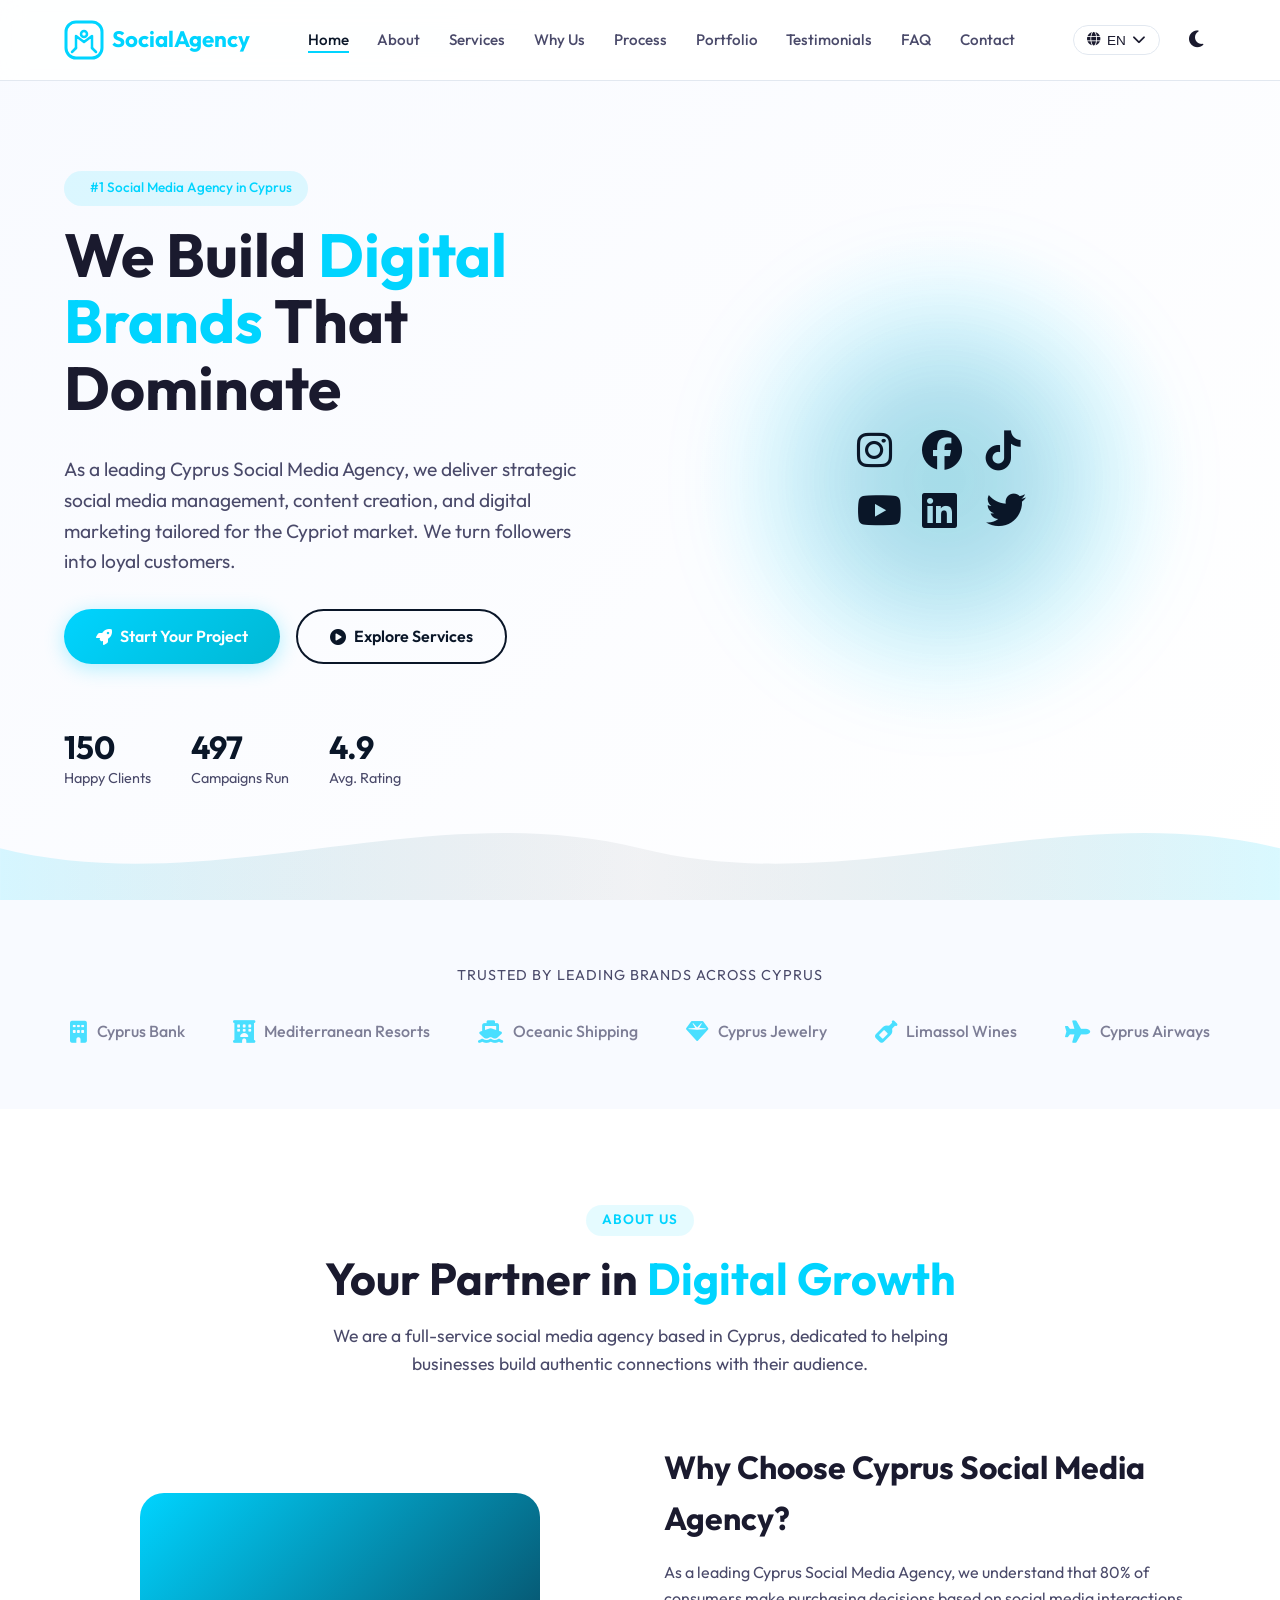
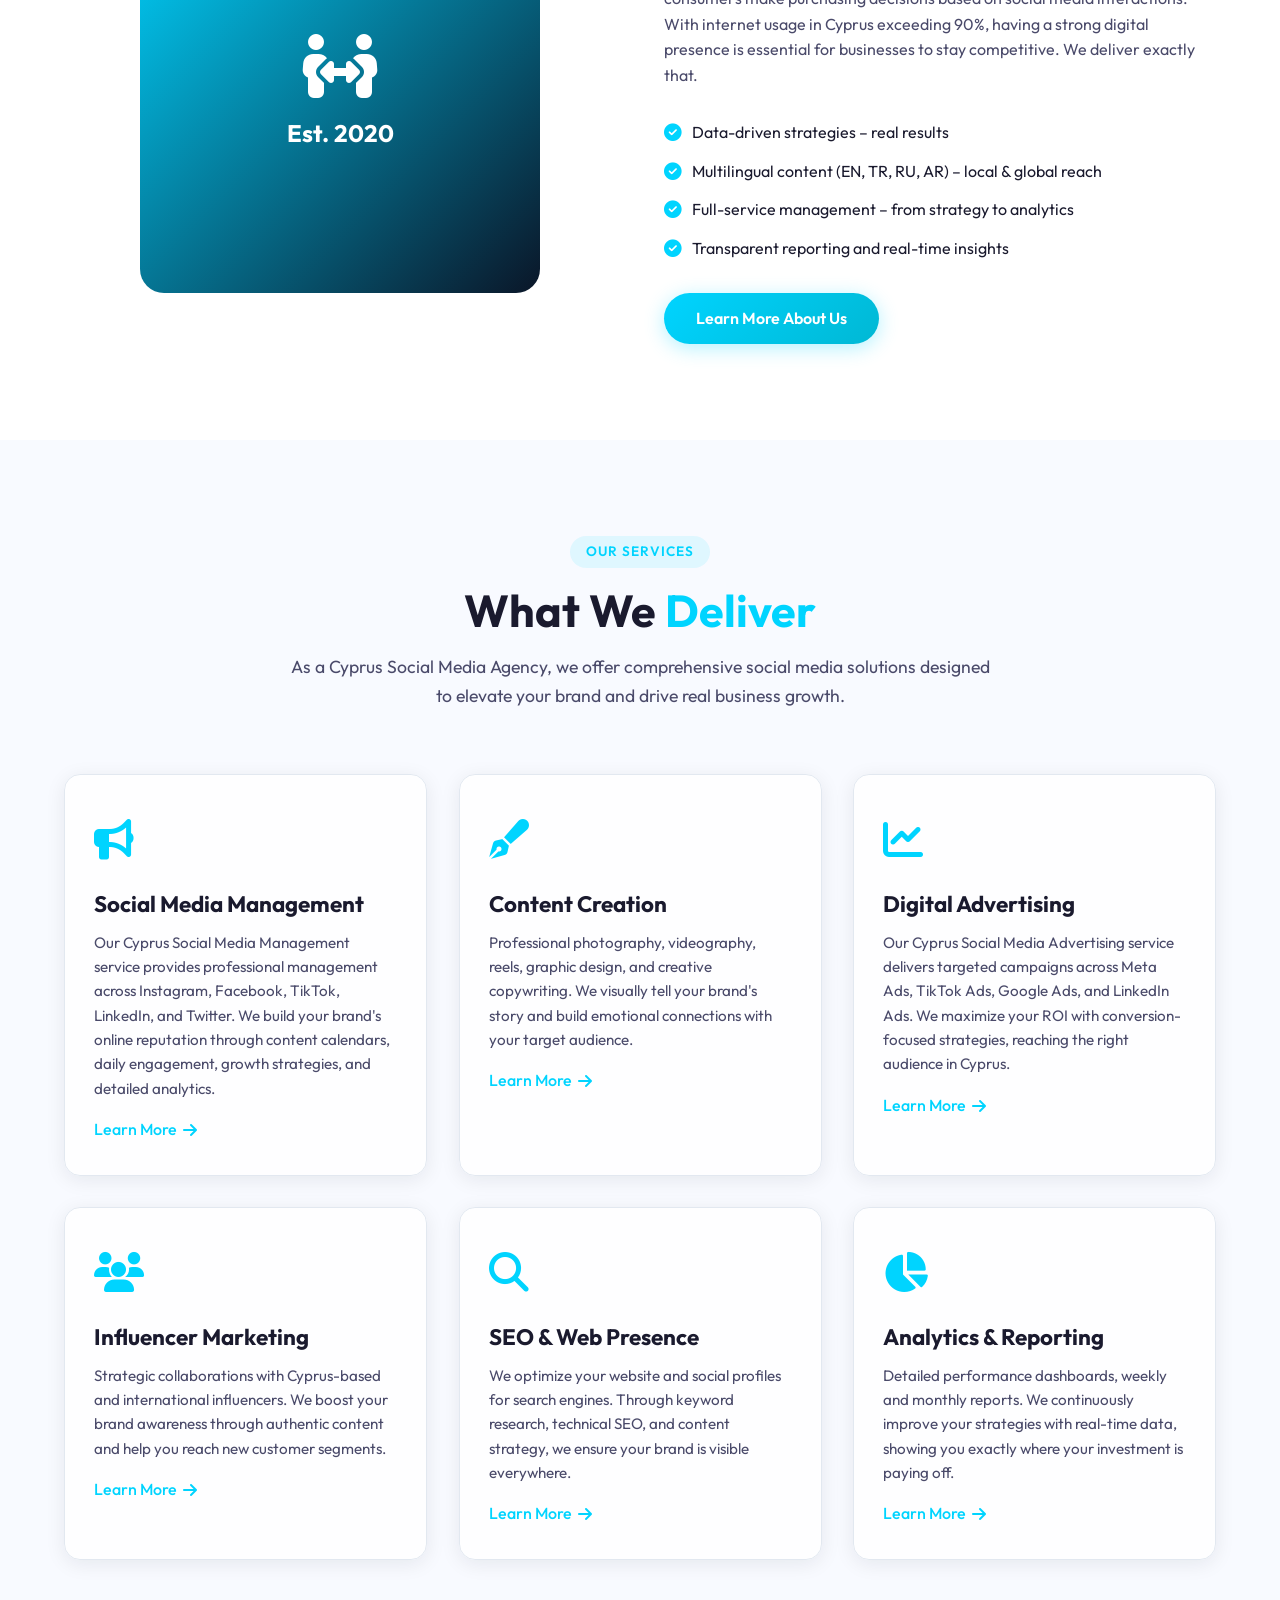
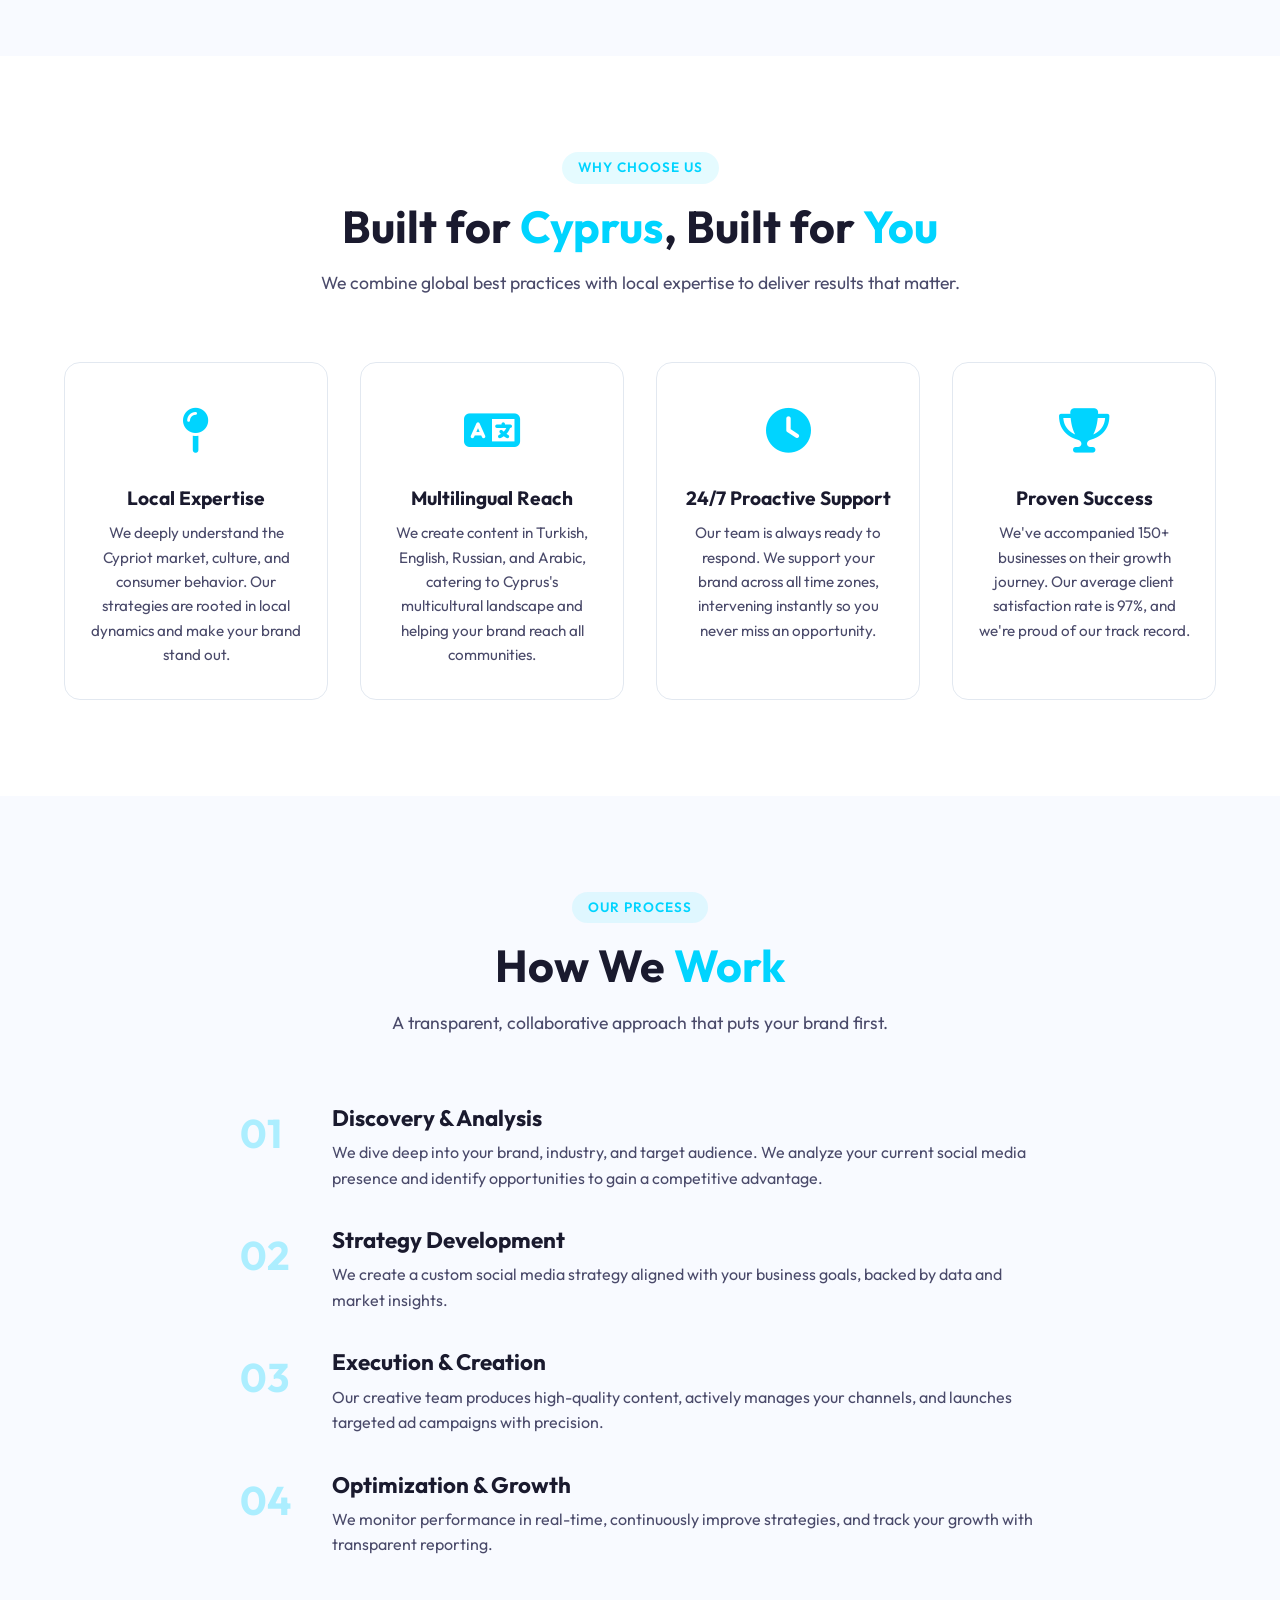
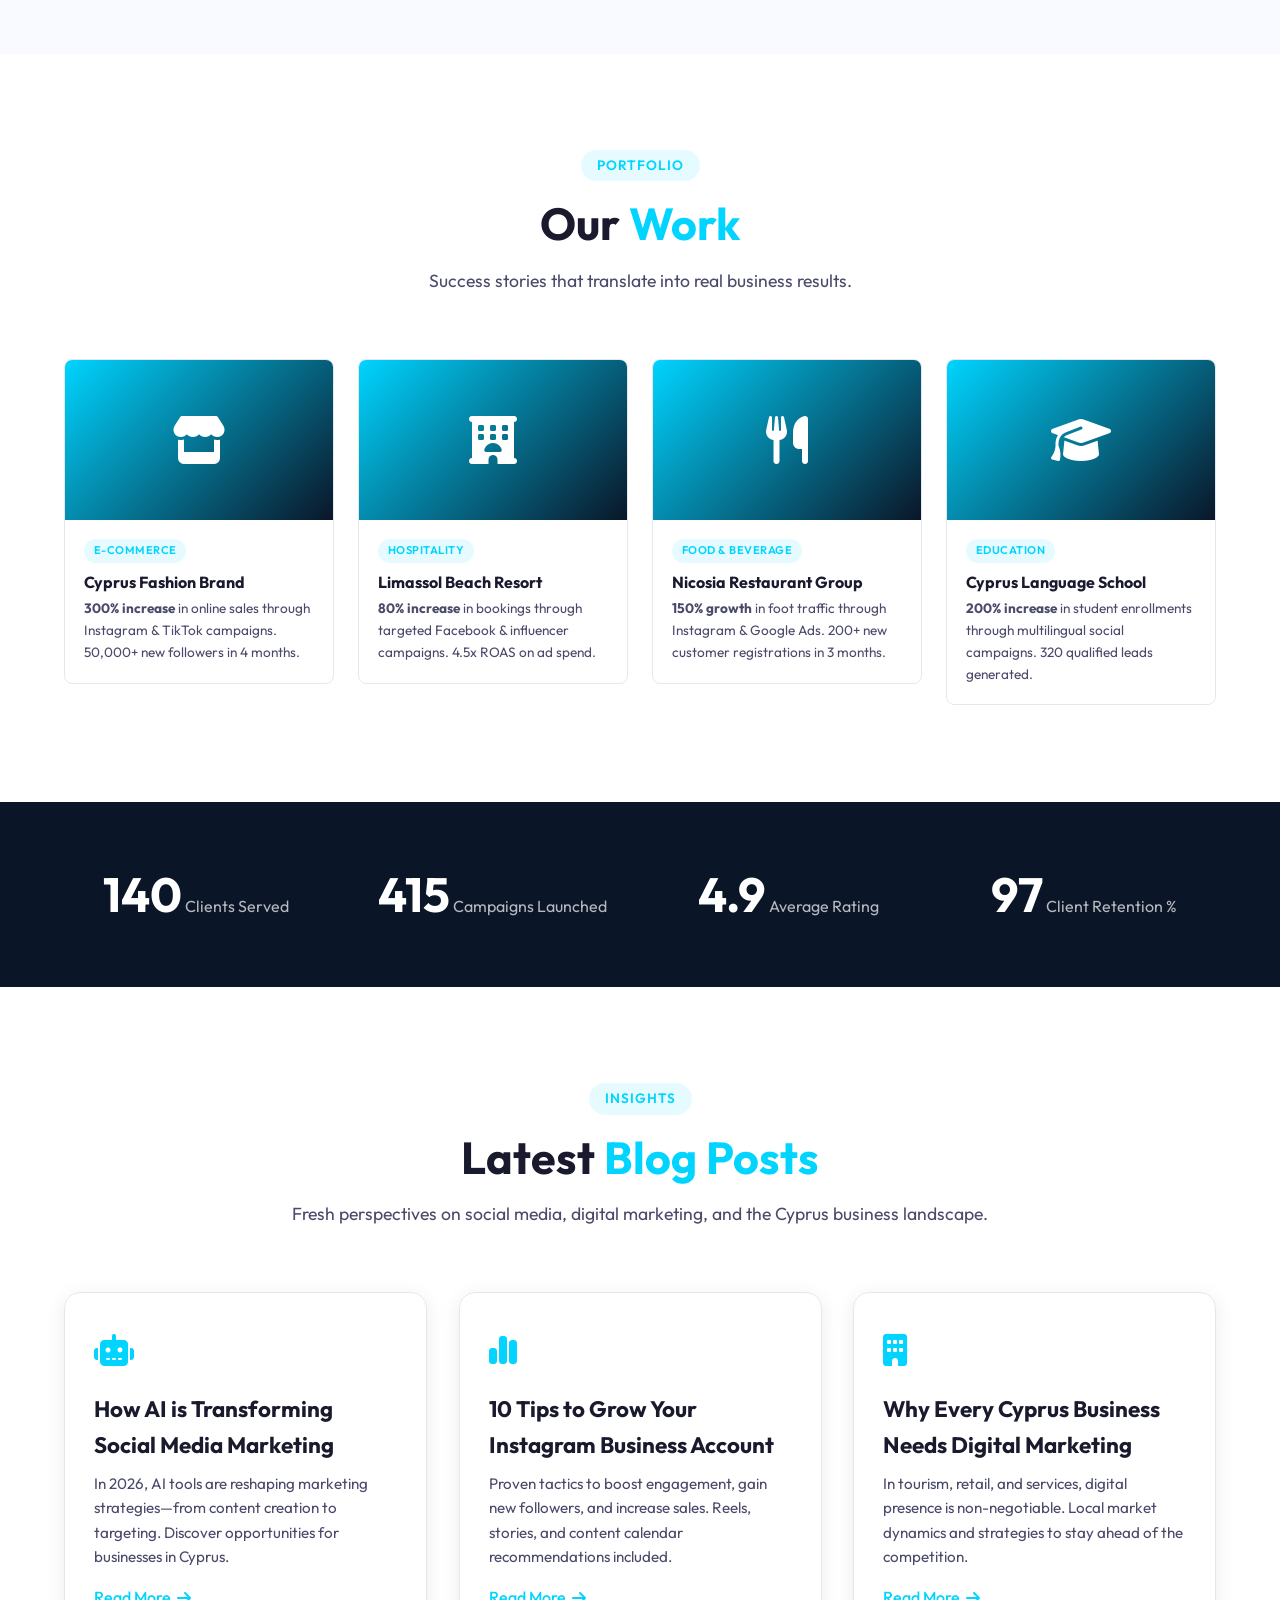
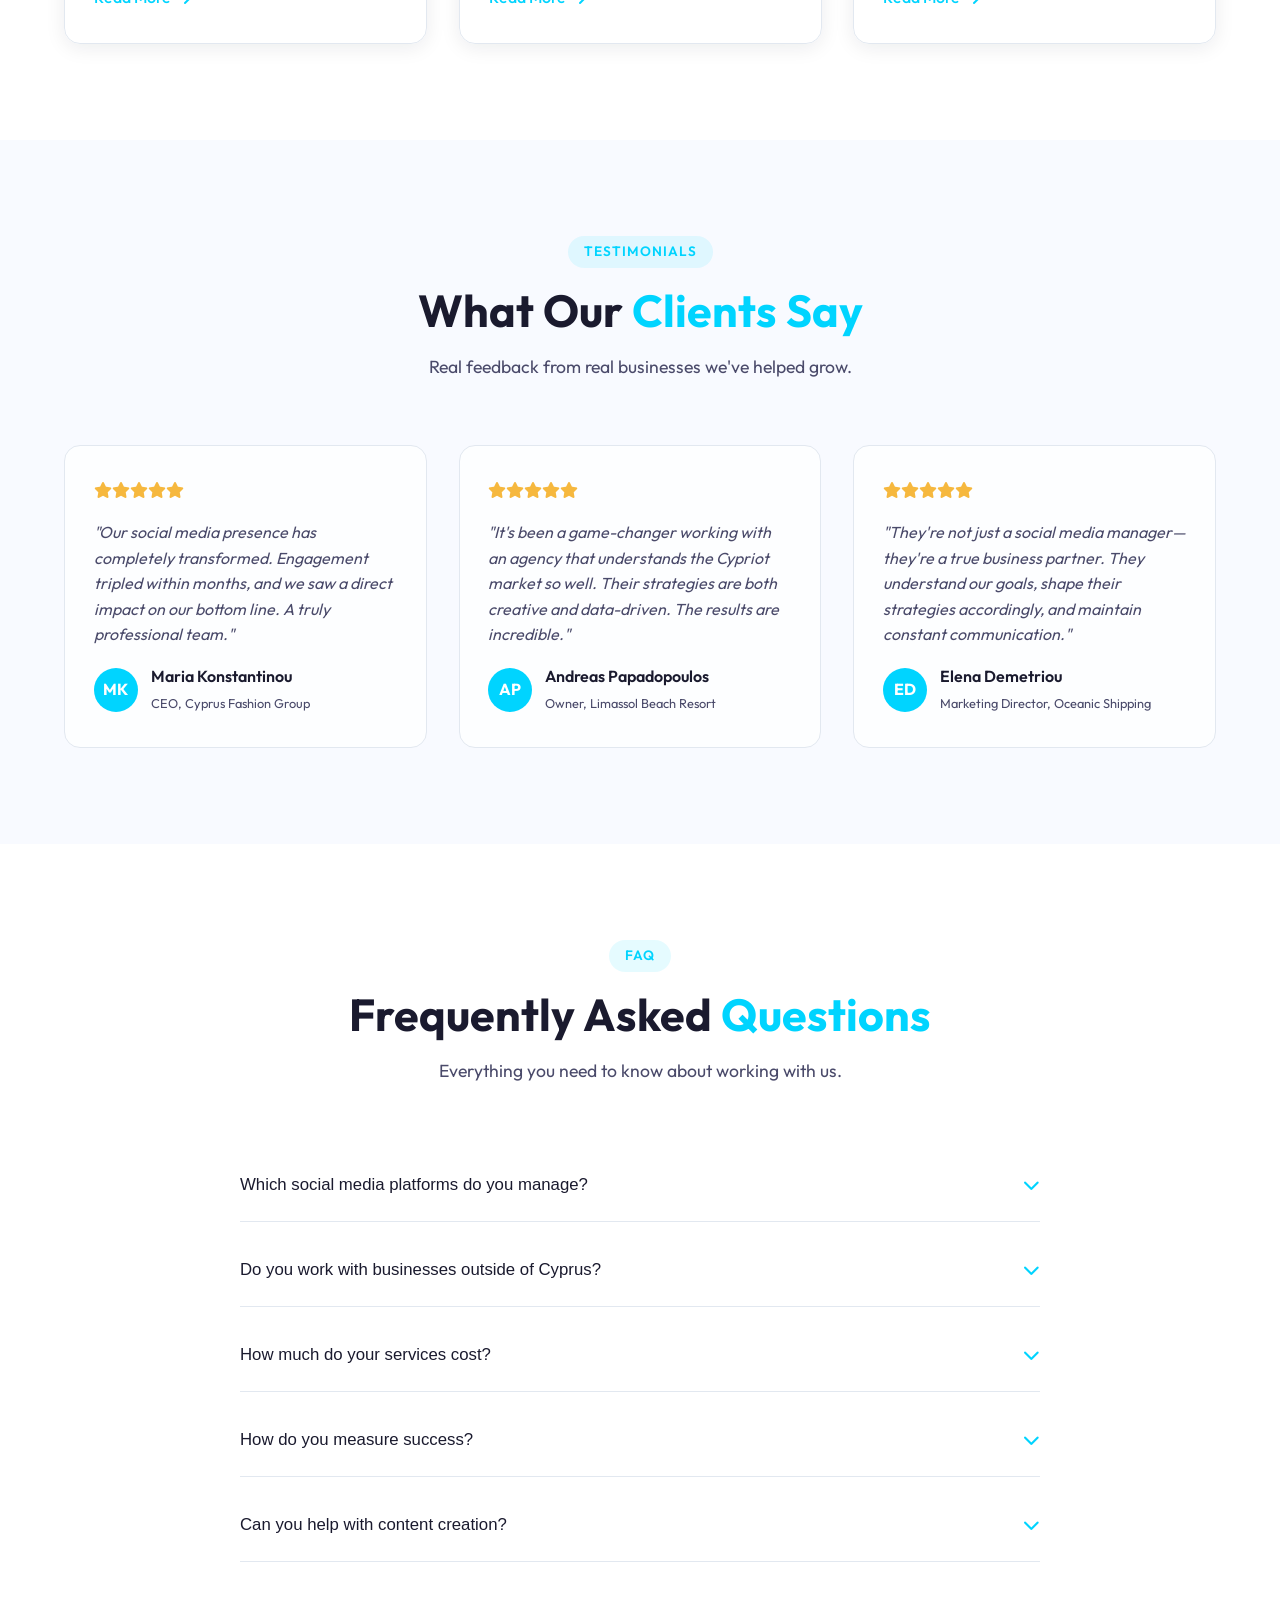
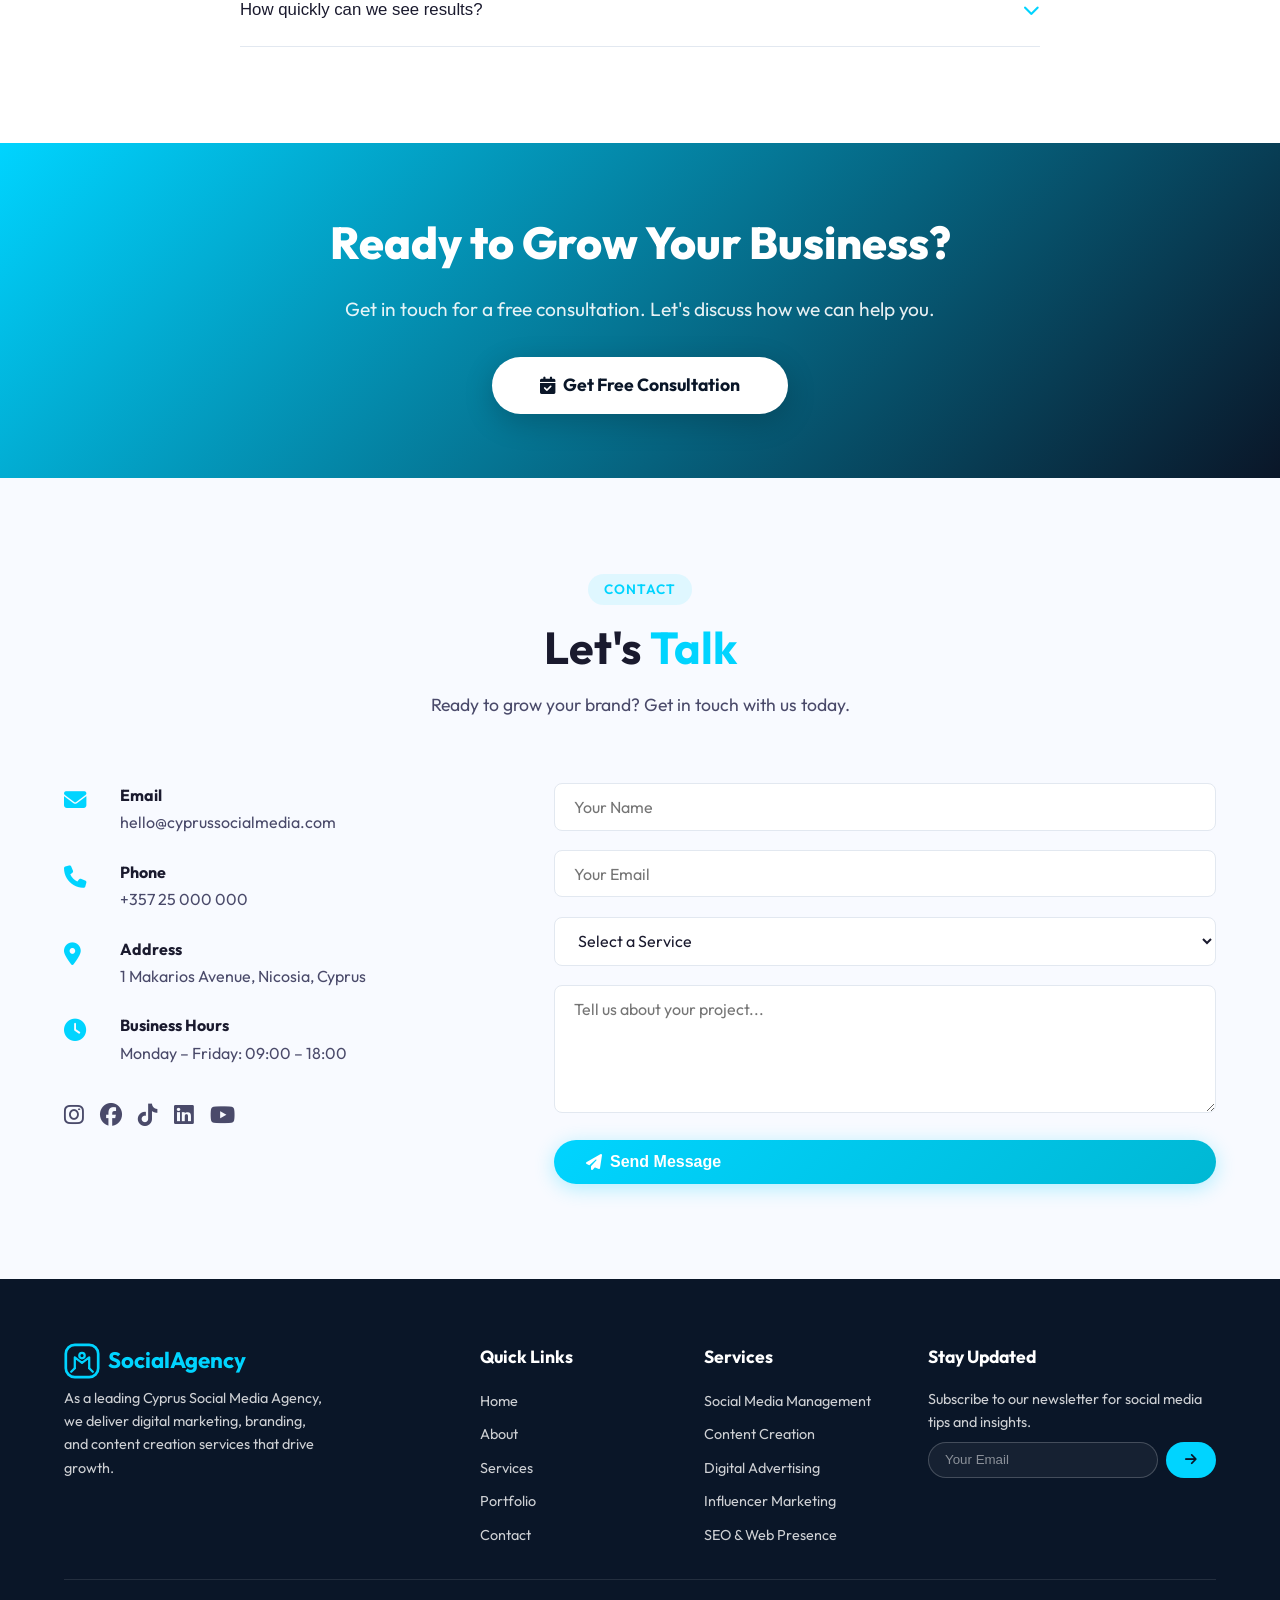
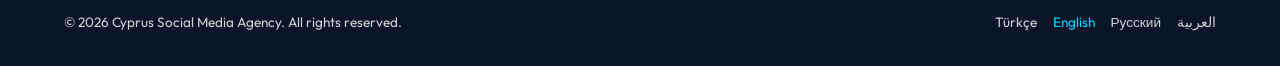
<file: en/index.html>
<!DOCTYPE html>
<html lang="en">

<head>
    <meta charset="UTF-8" />
    <meta name="viewport" content="width=device-width, initial-scale=1.0" />
    <title>Cyprus Social Media Agency | Digital Marketing, Management & Advertising</title>
    <meta name="description"
        content="Cyprus Social Media Agency – expert social media management, digital advertising, and brand strategy services in Cyprus. Grow your business with our proven solutions." />
    <link rel="canonical" href="https://socialagencyseo.netlify.app/en/" />
    <link rel="alternate" hreflang="tr" href="https://socialagencyseo.netlify.app/" />
    <link rel="alternate" hreflang="en" href="https://socialagencyseo.netlify.app/en/" />
    <link rel="alternate" hreflang="ru" href="https://socialagencyseo.netlify.app/ru/" />
    <link rel="alternate" hreflang="ar" href="https://socialagencyseo.netlify.app/ar/" />
    <meta property="og:title" content="Cyprus Social Media Agency | Digital Marketing, Management & Advertising" />
    <meta property="og:description"
        content="Cyprus Social Media Agency – expert social media management, digital advertising, and brand strategy services in Cyprus. Grow your business with our proven solutions." />
    <meta property="og:type" content="website" />
    <meta name="robots" content="index, follow" />
    <link rel="icon" href="../favicon.ico">

    <!-- Preload critical fonts -->
    <link rel="preload" href="https://fonts.googleapis.com/css2?family=Outfit:wght@300;400;500;600;700;800&display=swap"
        as="style" />

    <!-- Google Fonts -->
    <link rel="stylesheet"
        href="https://fonts.googleapis.com/css2?family=Outfit:wght@300;400;500;600;700;800&display=swap" />

    <!-- CRITICAL INLINED CSS -->
    <style>
        /* --- Reset & Base --- */
        * {
            margin: 0;
            padding: 0;
            box-sizing: border-box;
        }

        html {
            scroll-behavior: smooth;
        }

        body {
            font-family: 'Outfit', -apple-system, BlinkMacSystemFont, 'Segoe UI', Roboto, sans-serif;
            background-color: #ffffff;
            color: #1a1a2e;
            line-height: 1.6;
            transition: background-color 0.3s ease, color 0.3s ease;
        }

        .container {
            max-width: 1200px;
            margin: 0 auto;
            padding: 0 1.5rem;
        }

        .sr-only {
            position: absolute;
            width: 1px;
            height: 1px;
            padding: 0;
            margin: -1px;
            overflow: hidden;
            clip: rect(0, 0, 0, 0);
            border: 0;
        }

        /* --- Navbar --- */
        .navbar {
            position: fixed;
            top: 0;
            left: 0;
            width: 100%;
            z-index: 1000;
            background: rgba(255, 255, 255, 0.85);
            backdrop-filter: blur(12px);
            -webkit-backdrop-filter: blur(12px);
            border-bottom: 1px solid #e2e8f0;
            transition: all 0.3s ease;
        }

        .navbar-container {
            display: flex;
            justify-content: space-between;
            align-items: center;
            height: 80px;
        }

        .logo {
            display: flex;
            align-items: center;
            gap: 0.5rem;
            font-weight: 700;
            font-size: 1.4rem;
            text-decoration: none;
            color: #0a1628;
        }

        .logo span {
            color: #00d4ff;
        }

        .nav-links {
            list-style: none;
            display: flex;
            gap: 1.8rem;
            align-items: center;
        }

        .nav-links a {
            font-weight: 500;
            font-size: 0.95rem;
            color: #4a4a6a;
            transition: color 0.2s ease;
            position: relative;
            text-decoration: none;
        }

        .nav-links a::after {
            content: '';
            position: absolute;
            bottom: -4px;
            left: 0;
            width: 0;
            height: 2px;
            background: #00d4ff;
            transition: width 0.3s ease;
        }

        .nav-links a:hover,
        .nav-links a.active {
            color: #0a1628;
        }

        .nav-links a.active::after,
        .nav-links a:hover::after {
            width: 100%;
        }

        .nav-actions {
            display: flex;
            align-items: center;
            gap: 1rem;
        }

        .lang-switcher {
            position: relative;
        }

        .lang-btn {
            display: flex;
            align-items: center;
            gap: 0.4rem;
            background: transparent;
            border: 1px solid #e2e8f0;
            border-radius: 50px;
            padding: 0.4rem 0.8rem;
            font-size: 0.85rem;
            cursor: pointer;
            color: #1a1a2e;
            transition: border 0.2s ease;
        }

        .lang-btn:hover {
            border-color: #00d4ff;
        }

        .theme-toggle,
        .mobile-toggle {
            background: transparent;
            border: none;
            font-size: 1.2rem;
            cursor: pointer;
            color: #1a1a2e;
            padding: 0.4rem;
            border-radius: 50%;
            transition: background 0.2s ease;
            width: 40px;
            height: 40px;
            display: flex;
            align-items: center;
            justify-content: center;
        }

        .theme-toggle:hover,
        .mobile-toggle:hover {
            background: rgba(0, 212, 255, 0.1);
        }

        .mobile-toggle {
            display: none;
            flex-direction: column;
            gap: 5px;
        }

        .mobile-toggle .bar {
            width: 25px;
            height: 2px;
            background: #1a1a2e;
            transition: all 0.3s ease;
            border-radius: 2px;
        }

        .mobile-toggle.open .bar:nth-child(1) {
            transform: rotate(45deg) translate(5px, 5px);
        }

        .mobile-toggle.open .bar:nth-child(2) {
            opacity: 0;
        }

        .mobile-toggle.open .bar:nth-child(3) {
            transform: rotate(-45deg) translate(5px, -5px);
        }

        /* --- Language Dropdown (hidden by default) --- */
        .lang-dropdown {
            display: none;
            opacity: 0;
            visibility: hidden;
            position: absolute;
            top: calc(100% + 8px);
            right: 0;
            min-width: 140px;
            background: rgba(255, 255, 255, 0.9);
            backdrop-filter: blur(8px);
            border-radius: 0.5rem;
            box-shadow: 0 8px 30px rgba(0, 0, 0, 0.1);
            border: 1px solid #e2e8f0;
            transition: opacity 0.3s ease, visibility 0.3s ease, transform 0.3s ease;
            transform: translateY(8px);
        }

        .lang-dropdown.open {
            display: block;
            opacity: 1;
            visibility: visible;
            transform: translateY(0);
        }

        .lang-dropdown li a {
            display: block;
            padding: 0.6rem 1.2rem;
            font-size: 0.9rem;
            transition: background 0.2s ease;
            color: #1a1a2e;
            text-decoration: none;
        }

        .lang-dropdown li a:hover {
            background: rgba(0, 212, 255, 0.08);
        }

        .lang-dropdown li a.active-lang {
            color: #00d4ff;
            font-weight: 600;
        }

        /* --- Mobile Menu (hidden by default) --- */
        @media (max-width: 768px) {
            .mobile-toggle {
                display: flex;
            }

            .nav-menu {
                position: fixed;
                top: 70px;
                left: 0;
                width: 100%;
                background: rgba(255, 255, 255, 0.95);
                padding: 1.5rem 2rem;
                box-shadow: 0 8px 30px rgba(0, 0, 0, 0.1);
                border-bottom: 1px solid #e2e8f0;
                transform: translateY(-120%);
                transition: transform 0.3s ease;
                z-index: 999;
            }

            .nav-menu.open {
                transform: translateY(0);
            }

            .nav-links {
                flex-direction: column;
                gap: 1.2rem;
                align-items: flex-start;
            }
        }

        /* --- Hero --- */
        .hero {
            padding: 140px 0 80px;
            background: linear-gradient(135deg, #f8faff 0%, #ffffff 100%);
            position: relative;
            overflow: hidden;
            min-height: 100vh;
            display: flex;
            align-items: center;
        }

        .hero-container {
            display: grid;
            grid-template-columns: 1fr 1fr;
            gap: 4rem;
            align-items: center;
            position: relative;
            z-index: 2;
        }

        .hero-badge {
            display: inline-flex;
            align-items: center;
            gap: 0.6rem;
            background: rgba(0, 212, 255, 0.12);
            padding: 0.4rem 1rem;
            border-radius: 50px;
            font-size: 0.85rem;
            font-weight: 500;
            color: #00d4ff;
            margin-bottom: 1rem;
        }

        .hero h1 {
            font-size: 3.8rem;
            font-weight: 700;
            line-height: 1.1;
            margin-bottom: 2rem;
        }

        .hero h1 span {
            color: #00d4ff;
        }

        .hero p {
            font-size: 1.2rem;
            color: #4a4a6a;
            max-width: 540px;
            margin-bottom: 2rem;
        }

        .hero-buttons {
            display: flex;
            gap: 1rem;
            flex-wrap: wrap;
            margin-bottom: 4rem;
        }

        .btn {
            display: inline-flex;
            align-items: center;
            gap: 0.5rem;
            padding: 0.8rem 2rem;
            border-radius: 50px;
            font-weight: 600;
            font-size: 1rem;
            border: none;
            cursor: pointer;
            transition: all 0.3s ease;
            text-decoration: none;
        }

        .btn-primary {
            background: linear-gradient(135deg, #00d4ff, #00b8d4);
            color: #fff;
            box-shadow: 0 4px 20px rgba(0, 212, 255, 0.3);
        }

        .btn-primary:hover {
            transform: translateY(-3px);
            box-shadow: 0 8px 30px rgba(0, 212, 255, 0.4);
        }

        .btn-outline {
            background: transparent;
            color: #0a1628;
            border: 2px solid #0a1628;
        }

        .btn-outline:hover {
            background: #0a1628;
            color: #fff;
        }

        .hero-stats {
            display: flex;
            gap: 2.5rem;
        }

        .hero-stat {
            display: flex;
            flex-direction: column;
        }

        .stat-number {
            font-size: 2rem;
            font-weight: 700;
            color: #0a1628;
            line-height: 1.2;
        }

        .stat-label {
            font-size: 0.9rem;
            color: #4a4a6a;
        }

        .hero-visual {
            display: flex;
            justify-content: center;
            align-items: center;
        }

        .hero-image-wrapper {
            position: relative;
            width: 100%;
            max-width: 500px;
            aspect-ratio: 1/1;
        }

        .hero-image-placeholder {
            width: 100%;
            height: 100%;
            border-radius: 50%;
            background: radial-gradient(circle, rgba(0, 212, 255, 0.15), transparent 70%);
            display: flex;
            align-items: center;
            justify-content: center;
            position: relative;
        }

        .hero-orb {
            position: absolute;
            width: 70%;
            height: 70%;
            border-radius: 50%;
            background: #00d4ff;
            opacity: 0.15;
            filter: blur(60px);
            animation: pulse-orb 6s ease-in-out infinite;
        }

        .hero-orb-secondary {
            position: absolute;
            width: 50%;
            height: 50%;
            border-radius: 50%;
            background: #0a1628;
            opacity: 0.1;
            filter: blur(50px);
            animation: pulse-orb 8s ease-in-out infinite reverse;
        }

        @keyframes pulse-orb {

            0%,
            100% {
                transform: scale(1);
            }

            50% {
                transform: scale(1.2);
            }
        }

        .hero-content-icons {
            display: grid;
            grid-template-columns: repeat(3, 1fr);
            gap: 1.2rem;
            z-index: 2;
            font-size: 2.5rem;
            color: #0a1628;
        }

        .hero-content-icons i {
            transition: transform 0.3s ease;
        }

        .hero-content-icons i:hover {
            transform: scale(1.2) rotate(-6deg);
        }

        .hero-wave {
            position: absolute;
            bottom: -2px;
            left: 0;
            width: 100%;
            z-index: 1;
        }

        .hero-wave svg {
            display: block;
            width: 100%;
            height: auto;
        }
    </style>

    <!-- Non‑critical CSS -->
    <link rel="stylesheet" href="../assets/css/variables.css" media="print" onload="this.media='all'" />
    <link rel="stylesheet" href="../assets/css/style.css" media="print" onload="this.media='all'" />
    <link rel="stylesheet" href="../assets/css/responsive.css" media="print" onload="this.media='all'" />
    <noscript>
        <link rel="stylesheet" href="../assets/css/variables.css" />
        <link rel="stylesheet" href="../assets/css/style.css" />
        <link rel="stylesheet" href="../assets/css/responsive.css" />
    </noscript>

    <!-- Font Awesome -->
    <link rel="stylesheet" href="https://cdnjs.cloudflare.com/ajax/libs/font-awesome/6.5.0/css/all.min.css"
        media="print" onload="this.media='all'" />
    <noscript>
        <link rel="stylesheet" href="https://cdnjs.cloudflare.com/ajax/libs/font-awesome/6.5.0/css/all.min.css" />
    </noscript>
</head>

<body>
    <!-- ===== NAVBAR ===== -->
    <header class="navbar" id="navbar" role="navigation" aria-label="Main navigation">
        <div class="container navbar-container">
            <a href="/en/" class="logo" aria-label="Cyprus Social Media Agency">
                <svg width="40" height="40" viewBox="0 0 40 40" fill="none" xmlns="http://www.w3.org/2000/svg">
                    <rect x="2" y="2" width="36" height="36" rx="10" stroke="#00d4ff" stroke-width="3" />
                    <path d="M12 28V16L20 22L28 16V28" stroke="#00d4ff" stroke-width="2.5" stroke-linecap="round"
                        stroke-linejoin="round" />
                    <circle cx="20" cy="14" r="3" stroke="#00d4ff" stroke-width="2.5" />
                    <path d="M28 28L32 32M12 28L8 32" stroke="#00d4ff" stroke-width="2.5" stroke-linecap="round" />
                </svg>
                <span>Social<span>Agency</span></span>
            </a>

            <nav class="nav-menu" id="navMenu" aria-label="Main menu">
                <ul class="nav-links">
                    <li><a href="#hero" class="active">Home</a></li>
                    <li><a href="#about">About</a></li>
                    <li><a href="#services">Services</a></li>
                    <li><a href="#why-us">Why Us</a></li>
                    <li><a href="#process">Process</a></li>
                    <li><a href="#portfolio">Portfolio</a></li>
                    <li><a href="#testimonials">Testimonials</a></li>
                    <li><a href="#faq">FAQ</a></li>
                    <li><a href="#contact">Contact</a></li>
                </ul>
            </nav>

            <div class="nav-actions">
                <div class="lang-switcher">
                    <button class="lang-btn" id="langBtn" aria-label="Switch language">
                        <i class="fas fa-globe"></i>
                        <span>EN</span>
                        <i class="fas fa-chevron-down"></i>
                        <span class="sr-only">Switch language</span>
                    </button>
                    <ul class="lang-dropdown" id="langDropdown">
                        <li><a href="/" hreflang="tr">Türkçe</a></li>
                        <li><a href="/en/" hreflang="en" class="active-lang">English</a></li>
                        <li><a href="/ru/" hreflang="ru">Русский</a></li>
                        <li><a href="/ar/" hreflang="ar">العربية</a></li>
                    </ul>
                </div>

                <button class="theme-toggle" id="themeToggle" aria-label="Toggle dark/light theme">
                    <i class="fas fa-moon"></i>
                    <span class="sr-only">Toggle theme</span>
                </button>

                <button class="mobile-toggle" id="mobileToggle" aria-label="Toggle mobile menu" aria-expanded="false">
                    <span class="bar"></span>
                    <span class="bar"></span>
                    <span class="bar"></span>
                    <span class="sr-only">Menu</span>
                </button>
            </div>
        </div>
    </header>

    <main>
        <!-- ===== HERO ===== -->
        <section id="hero" class="hero">
            <div class="container hero-container">
                <div class="hero-content">
                    <div class="hero-badge">
                        <i class="fas fa-sparkles"></i>
                        <span>#1 Social Media Agency in Cyprus</span>
                    </div>
                    <h1>We Build <span>Digital Brands</span> That Dominate</h1>
                    <p>As a leading Cyprus Social Media Agency, we deliver strategic social media management, content
                        creation, and digital marketing tailored for the Cypriot market. We turn followers into loyal
                        customers.</p>
                    <div class="hero-buttons">
                        <a href="#contact" class="btn btn-primary">
                            <i class="fas fa-rocket"></i> Start Your Project
                        </a>
                        <a href="#services" class="btn btn-outline">
                            <i class="fas fa-play-circle"></i> Explore Services
                        </a>
                    </div>
                    <div class="hero-stats">
                        <div class="hero-stat">
                            <span class="stat-number" data-target="150">0</span>
                            <span class="stat-label">Happy Clients</span>
                        </div>
                        <div class="hero-stat">
                            <span class="stat-number" data-target="500">0</span>
                            <span class="stat-label">Campaigns Run</span>
                        </div>
                        <div class="hero-stat">
                            <span class="stat-number" data-target="4.9">0</span>
                            <span class="stat-label">Avg. Rating</span>
                        </div>
                    </div>
                </div>
                <div class="hero-visual">
                    <div class="hero-image-wrapper">
                        <div class="hero-image-placeholder">
                            <div class="hero-orb"></div>
                            <div class="hero-orb-secondary"></div>
                            <div class="hero-content-icons">
                                <i class="fab fa-instagram"></i>
                                <i class="fab fa-facebook"></i>
                                <i class="fab fa-tiktok"></i>
                                <i class="fab fa-youtube"></i>
                                <i class="fab fa-linkedin"></i>
                                <i class="fab fa-twitter"></i>
                            </div>
                        </div>
                    </div>
                </div>
            </div>
            <div class="hero-wave">
                <svg viewBox="0 0 1440 120" fill="none" xmlns="http://www.w3.org/2000/svg">
                    <path d="M0 60C240 120 480 0 720 60C960 120 1200 0 1440 60V120H0V60Z" fill="url(#heroWave)" />
                    <defs>
                        <linearGradient id="heroWave" x1="0" y1="0" x2="1" y2="0">
                            <stop offset="0%" stop-color="#00d4ff" stop-opacity="0.15" />
                            <stop offset="50%" stop-color="#0a1628" stop-opacity="0.05" />
                            <stop offset="100%" stop-color="#00d4ff" stop-opacity="0.15" />
                        </linearGradient>
                    </defs>
                </svg>
            </div>
        </section>

        <!-- ===== TRUSTED COMPANIES ===== -->
        <section id="trusted" class="trusted">
            <div class="container">
                <p class="trusted-label">Trusted by leading brands across Cyprus</p>
                <div class="trusted-grid">
                    <div class="trusted-item"><i class="fas fa-building"></i> <span>Cyprus Bank</span></div>
                    <div class="trusted-item"><i class="fas fa-hotel"></i> <span>Mediterranean Resorts</span></div>
                    <div class="trusted-item"><i class="fas fa-ship"></i> <span>Oceanic Shipping</span></div>
                    <div class="trusted-item"><i class="fas fa-gem"></i> <span>Cyprus Jewelry</span></div>
                    <div class="trusted-item"><i class="fas fa-wine-bottle"></i> <span>Limassol Wines</span></div>
                    <div class="trusted-item"><i class="fas fa-plane"></i> <span>Cyprus Airways</span></div>
                </div>
            </div>
        </section>

        <!-- ===== ABOUT ===== -->
        <section id="about" class="about">
            <div class="container">
                <div class="section-header">
                    <span class="section-tag">About Us</span>
                    <h2>Your Partner in <span>Digital Growth</span></h2>
                    <p>We are a full-service social media agency based in Cyprus, dedicated to helping businesses build
                        authentic connections with their audience.</p>
                </div>
                <div class="about-grid">
                    <div class="about-image">
                        <div class="about-image-placeholder">
                            <i class="fas fa-people-arrows"></i>
                            <span>Est. 2020</span>
                        </div>
                    </div>
                    <div class="about-content">
                        <h3>Why Choose Cyprus Social Media Agency?</h3>
                        <p>As a leading Cyprus Social Media Agency, we understand that 80% of consumers make purchasing
                            decisions based on social media interactions. With internet usage in Cyprus exceeding 90%,
                            having a strong digital presence is essential for businesses to stay competitive. We deliver
                            exactly that.</p>
                        <ul class="about-features">
                            <li><i class="fas fa-check-circle"></i> <span>Data-driven strategies – real results</span>
                            </li>
                            <li><i class="fas fa-check-circle"></i> <span>Multilingual content (EN, TR, RU, AR) – local
                                    & global reach</span></li>
                            <li><i class="fas fa-check-circle"></i> <span>Full-service management – from strategy to
                                    analytics</span></li>
                            <li><i class="fas fa-check-circle"></i> <span>Transparent reporting and real-time
                                    insights</span></li>
                        </ul>
                        <a href="#contact" class="btn btn-primary">Learn More About Us</a>
                    </div>
                </div>
            </div>
        </section>

        <!-- ===== SERVICES ===== -->
        <section id="services" class="services">
            <div class="container">
                <div class="section-header">
                    <span class="section-tag">Our Services</span>
                    <h2>What We <span>Deliver</span></h2>
                    <p>As a Cyprus Social Media Agency, we offer comprehensive social media solutions designed to
                        elevate your brand and drive real business growth.</p>
                </div>
                <div class="services-grid">
                    <div class="service-card">
                        <div class="service-icon"><i class="fas fa-bullhorn"></i></div>
                        <h3>Social Media Management</h3>
                        <p>Our Cyprus Social Media Management service provides professional management across Instagram,
                            Facebook, TikTok, LinkedIn, and Twitter. We build your brand's online reputation through
                            content calendars, daily engagement, growth strategies, and detailed analytics.</p>
                        <a href="#contact" class="service-link">Learn More <i class="fas fa-arrow-right"></i></a>
                    </div>
                    <div class="service-card">
                        <div class="service-icon"><i class="fas fa-pen-fancy"></i></div>
                        <h3>Content Creation</h3>
                        <p>Professional photography, videography, reels, graphic design, and creative copywriting. We
                            visually tell your brand's story and build emotional connections with your target audience.
                        </p>
                        <a href="#contact" class="service-link">Learn More <i class="fas fa-arrow-right"></i></a>
                    </div>
                    <div class="service-card">
                        <div class="service-icon"><i class="fas fa-chart-line"></i></div>
                        <h3>Digital Advertising</h3>
                        <p>Our Cyprus Social Media Advertising service delivers targeted campaigns across Meta Ads,
                            TikTok Ads, Google Ads, and LinkedIn Ads. We maximize your ROI with conversion-focused
                            strategies, reaching the right audience in Cyprus.</p>
                        <a href="#contact" class="service-link">Learn More <i class="fas fa-arrow-right"></i></a>
                    </div>
                    <div class="service-card">
                        <div class="service-icon"><i class="fas fa-users"></i></div>
                        <h3>Influencer Marketing</h3>
                        <p>Strategic collaborations with Cyprus-based and international influencers. We boost your brand
                            awareness through authentic content and help you reach new customer segments.</p>
                        <a href="#contact" class="service-link">Learn More <i class="fas fa-arrow-right"></i></a>
                    </div>
                    <div class="service-card">
                        <div class="service-icon"><i class="fas fa-search"></i></div>
                        <h3>SEO & Web Presence</h3>
                        <p>We optimize your website and social profiles for search engines. Through keyword research,
                            technical SEO, and content strategy, we ensure your brand is visible everywhere.</p>
                        <a href="#contact" class="service-link">Learn More <i class="fas fa-arrow-right"></i></a>
                    </div>
                    <div class="service-card">
                        <div class="service-icon"><i class="fas fa-chart-pie"></i></div>
                        <h3>Analytics & Reporting</h3>
                        <p>Detailed performance dashboards, weekly and monthly reports. We continuously improve your
                            strategies with real-time data, showing you exactly where your investment is paying off.</p>
                        <a href="#contact" class="service-link">Learn More <i class="fas fa-arrow-right"></i></a>
                    </div>
                </div>
            </div>
        </section>

        <!-- ===== WHY CHOOSE US ===== -->
        <section id="why-us" class="why-us">
            <div class="container">
                <div class="section-header">
                    <span class="section-tag">Why Choose Us</span>
                    <h2>Built for <span>Cyprus</span>, Built for <span>You</span></h2>
                    <p>We combine global best practices with local expertise to deliver results that matter.</p>
                </div>
                <div class="why-grid">
                    <div class="why-card">
                        <div class="why-icon"><i class="fas fa-map-pin"></i></div>
                        <h3>Local Expertise</h3>
                        <p>We deeply understand the Cypriot market, culture, and consumer behavior. Our strategies are
                            rooted in local dynamics and make your brand stand out.</p>
                    </div>
                    <div class="why-card">
                        <div class="why-icon"><i class="fas fa-language"></i></div>
                        <h3>Multilingual Reach</h3>
                        <p>We create content in Turkish, English, Russian, and Arabic, catering to Cyprus's
                            multicultural landscape and helping your brand reach all communities.</p>
                    </div>
                    <div class="why-card">
                        <div class="why-icon"><i class="fas fa-clock"></i></div>
                        <h3>24/7 Proactive Support</h3>
                        <p>Our team is always ready to respond. We support your brand across all time zones, intervening
                            instantly so you never miss an opportunity.</p>
                    </div>
                    <div class="why-card">
                        <div class="why-icon"><i class="fas fa-trophy"></i></div>
                        <h3>Proven Success</h3>
                        <p>We've accompanied 150+ businesses on their growth journey. Our average client satisfaction
                            rate is 97%, and we're proud of our track record.</p>
                    </div>
                </div>
            </div>
        </section>

        <!-- ===== PROCESS ===== -->
        <section id="process" class="process">
            <div class="container">
                <div class="section-header">
                    <span class="section-tag">Our Process</span>
                    <h2>How We <span>Work</span></h2>
                    <p>A transparent, collaborative approach that puts your brand first.</p>
                </div>
                <div class="process-steps">
                    <div class="process-step">
                        <div class="step-number">01</div>
                        <div class="step-content">
                            <h3>Discovery & Analysis</h3>
                            <p>We dive deep into your brand, industry, and target audience. We analyze your current
                                social media presence and identify opportunities to gain a competitive advantage.</p>
                        </div>
                    </div>
                    <div class="process-step">
                        <div class="step-number">02</div>
                        <div class="step-content">
                            <h3>Strategy Development</h3>
                            <p>We create a custom social media strategy aligned with your business goals, backed by data
                                and market insights.</p>
                        </div>
                    </div>
                    <div class="process-step">
                        <div class="step-number">03</div>
                        <div class="step-content">
                            <h3>Execution & Creation</h3>
                            <p>Our creative team produces high-quality content, actively manages your channels, and
                                launches targeted ad campaigns with precision.</p>
                        </div>
                    </div>
                    <div class="process-step">
                        <div class="step-number">04</div>
                        <div class="step-content">
                            <h3>Optimization & Growth</h3>
                            <p>We monitor performance in real-time, continuously improve strategies, and track your
                                growth with transparent reporting.</p>
                        </div>
                    </div>
                </div>
            </div>
        </section>

        <!-- ===== PORTFOLIO ===== -->
        <section id="portfolio" class="portfolio">
            <div class="container">
                <div class="section-header">
                    <span class="section-tag">Portfolio</span>
                    <h2>Our <span>Work</span></h2>
                    <p>Success stories that translate into real business results.</p>
                </div>
                <div class="portfolio-grid">
                    <div class="portfolio-item">
                        <div class="portfolio-card">
                            <div class="portfolio-image"><i class="fas fa-store"></i></div>
                            <div class="portfolio-info">
                                <span class="portfolio-tag">E-commerce</span>
                                <h3>Cyprus Fashion Brand</h3>
                                <p><strong>300% increase</strong> in online sales through Instagram & TikTok campaigns.
                                    50,000+ new followers in 4 months.</p>
                            </div>
                        </div>
                    </div>
                    <div class="portfolio-item">
                        <div class="portfolio-card">
                            <div class="portfolio-image"><i class="fas fa-hotel"></i></div>
                            <div class="portfolio-info">
                                <span class="portfolio-tag">Hospitality</span>
                                <h3>Limassol Beach Resort</h3>
                                <p><strong>80% increase</strong> in bookings through targeted Facebook & influencer
                                    campaigns. 4.5x ROAS on ad spend.</p>
                            </div>
                        </div>
                    </div>
                    <div class="portfolio-item">
                        <div class="portfolio-card">
                            <div class="portfolio-image"><i class="fas fa-utensils"></i></div>
                            <div class="portfolio-info">
                                <span class="portfolio-tag">Food & Beverage</span>
                                <h3>Nicosia Restaurant Group</h3>
                                <p><strong>150% growth</strong> in foot traffic through Instagram & Google Ads. 200+ new
                                    customer registrations in 3 months.</p>
                            </div>
                        </div>
                    </div>
                    <div class="portfolio-item">
                        <div class="portfolio-card">
                            <div class="portfolio-image"><i class="fas fa-graduation-cap"></i></div>
                            <div class="portfolio-info">
                                <span class="portfolio-tag">Education</span>
                                <h3>Cyprus Language School</h3>
                                <p><strong>200% increase</strong> in student enrollments through multilingual social
                                    campaigns. 320 qualified leads generated.</p>
                            </div>
                        </div>
                    </div>
                </div>
            </div>
        </section>

        <!-- ===== STATISTICS ===== -->
        <section id="statistics" class="statistics">
            <div class="container">
                <div class="stats-grid">
                    <div class="stat-item">
                        <span class="stat-number" data-target="150">0</span>
                        <span class="stat-label">Clients Served</span>
                    </div>
                    <div class="stat-item">
                        <span class="stat-number" data-target="500">0</span>
                        <span class="stat-label">Campaigns Launched</span>
                    </div>
                    <div class="stat-item">
                        <span class="stat-number" data-target="4.9">0</span>
                        <span class="stat-label">Average Rating</span>
                    </div>
                    <div class="stat-item">
                        <span class="stat-number" data-target="97">0</span>
                        <span class="stat-label">Client Retention %</span>
                    </div>
                </div>
            </div>
        </section>

        <!-- ===== LATEST INSIGHTS ===== -->
        <section id="insights" class="services" style="background: var(--color-bg);">
            <div class="container">
                <div class="section-header">
                    <span class="section-tag">Insights</span>
                    <h2>Latest <span>Blog Posts</span></h2>
                    <p>Fresh perspectives on social media, digital marketing, and the Cyprus business landscape.</p>
                </div>
                <div class="services-grid">
                    <div class="service-card">
                        <div class="service-icon" style="font-size: 2rem;"><i class="fas fa-robot"></i></div>
                        <h3>How AI is Transforming Social Media Marketing</h3>
                        <p>In 2026, AI tools are reshaping marketing strategies—from content creation to targeting.
                            Discover opportunities for businesses in Cyprus.</p>
                        <a href="#" class="service-link">Read More <i class="fas fa-arrow-right"></i></a>
                    </div>
                    <div class="service-card">
                        <div class="service-icon" style="font-size: 2rem;"><i class="fas fa-chart-simple"></i></div>
                        <h3>10 Tips to Grow Your Instagram Business Account</h3>
                        <p>Proven tactics to boost engagement, gain new followers, and increase sales. Reels, stories,
                            and content calendar recommendations included.</p>
                        <a href="#" class="service-link">Read More <i class="fas fa-arrow-right"></i></a>
                    </div>
                    <div class="service-card">
                        <div class="service-icon" style="font-size: 2rem;"><i class="fas fa-building"></i></div>
                        <h3>Why Every Cyprus Business Needs Digital Marketing</h3>
                        <p>In tourism, retail, and services, digital presence is non-negotiable. Local market dynamics
                            and strategies to stay ahead of the competition.</p>
                        <a href="#" class="service-link">Read More <i class="fas fa-arrow-right"></i></a>
                    </div>
                </div>
            </div>
        </section>

        <!-- ===== TESTIMONIALS ===== -->
        <section id="testimonials" class="testimonials">
            <div class="container">
                <div class="section-header">
                    <span class="section-tag">Testimonials</span>
                    <h2>What Our <span>Clients Say</span></h2>
                    <p>Real feedback from real businesses we've helped grow.</p>
                </div>
                <div class="testimonials-grid">
                    <div class="testimonial-card">
                        <div class="testimonial-stars">
                            <i class="fas fa-star"></i><i class="fas fa-star"></i><i class="fas fa-star"></i><i
                                class="fas fa-star"></i><i class="fas fa-star"></i>
                        </div>
                        <p>"Our social media presence has completely transformed. Engagement tripled within months, and
                            we saw a direct impact on our bottom line. A truly professional team."</p>
                        <div class="testimonial-author">
                            <div class="author-avatar">MK</div>
                            <div>
                                <span class="author-name">Maria Konstantinou</span>
                                <span class="author-title">CEO, Cyprus Fashion Group</span>
                            </div>
                        </div>
                    </div>
                    <div class="testimonial-card">
                        <div class="testimonial-stars">
                            <i class="fas fa-star"></i><i class="fas fa-star"></i><i class="fas fa-star"></i><i
                                class="fas fa-star"></i><i class="fas fa-star"></i>
                        </div>
                        <p>"It's been a game-changer working with an agency that understands the Cypriot market so well.
                            Their strategies are both creative and data-driven. The results are incredible."</p>
                        <div class="testimonial-author">
                            <div class="author-avatar">AP</div>
                            <div>
                                <span class="author-name">Andreas Papadopoulos</span>
                                <span class="author-title">Owner, Limassol Beach Resort</span>
                            </div>
                        </div>
                    </div>
                    <div class="testimonial-card">
                        <div class="testimonial-stars">
                            <i class="fas fa-star"></i><i class="fas fa-star"></i><i class="fas fa-star"></i><i
                                class="fas fa-star"></i><i class="fas fa-star"></i>
                        </div>
                        <p>"They're not just a social media manager—they're a true business partner. They understand our
                            goals, shape their strategies accordingly, and maintain constant communication."</p>
                        <div class="testimonial-author">
                            <div class="author-avatar">ED</div>
                            <div>
                                <span class="author-name">Elena Demetriou</span>
                                <span class="author-title">Marketing Director, Oceanic Shipping</span>
                            </div>
                        </div>
                    </div>
                </div>
            </div>
        </section>

        <!-- ===== FAQ ===== -->
        <section id="faq" class="faq">
            <div class="container">
                <div class="section-header">
                    <span class="section-tag">FAQ</span>
                    <h2>Frequently Asked <span>Questions</span></h2>
                    <p>Everything you need to know about working with us.</p>
                </div>
                <div class="faq-grid">
                    <div class="faq-item">
                        <button class="faq-question" aria-expanded="false">
                            <span>Which social media platforms do you manage?</span>
                            <i class="fas fa-chevron-down"></i>
                        </button>
                        <div class="faq-answer">
                            <p>We manage all major platforms including Instagram, Facebook, TikTok, LinkedIn, YouTube,
                                and Twitter. We tailor our approach to each platform based on your audience and goals.
                            </p>
                        </div>
                    </div>
                    <div class="faq-item">
                        <button class="faq-question" aria-expanded="false">
                            <span>Do you work with businesses outside of Cyprus?</span>
                            <i class="fas fa-chevron-down"></i>
                        </button>
                        <div class="faq-answer">
                            <p>Yes, we also work with international clients. Our team has experience running campaigns
                                across Europe, the Middle East, and beyond. We offer multilingual support and localized
                                strategies.</p>
                        </div>
                    </div>
                    <div class="faq-item">
                        <button class="faq-question" aria-expanded="false">
                            <span>How much do your services cost?</span>
                            <i class="fas fa-chevron-down"></i>
                        </button>
                        <div class="faq-answer">
                            <p>We offer flexible pricing packages tailored to your business size and goals. From monthly
                                management plans to project-based campaigns, we'll find a solution that fits your
                                budget. Contact us for a free quote.</p>
                        </div>
                    </div>
                    <div class="faq-item">
                        <button class="faq-question" aria-expanded="false">
                            <span>How do you measure success?</span>
                            <i class="fas fa-chevron-down"></i>
                        </button>
                        <div class="faq-answer">
                            <p>We track key performance indicators including engagement, reach, conversions, ROI, and
                                brand sentiment. We provide monthly reports that clearly show your progress.</p>
                        </div>
                    </div>
                    <div class="faq-item">
                        <button class="faq-question" aria-expanded="false">
                            <span>Can you help with content creation?</span>
                            <i class="fas fa-chevron-down"></i>
                        </button>
                        <div class="faq-answer">
                            <p>Absolutely. We have a dedicated creative team that produces high-quality photos, videos,
                                graphics, and copy. We handle everything from concept development to final production.
                            </p>
                        </div>
                    </div>
                    <div class="faq-item">
                        <button class="faq-question" aria-expanded="false">
                            <span>How quickly can we see results?</span>
                            <i class="fas fa-chevron-down"></i>
                        </button>
                        <div class="faq-answer">
                            <p>Results vary depending on your goals, but most clients see initial improvements within
                                4-6 weeks. We focus on sustainable, long-term growth with measurable milestones along
                                the way.</p>
                        </div>
                    </div>
                </div>
            </div>
        </section>

        <!-- ===== CTA ===== -->
        <section
            style="padding: 4rem 0; background: linear-gradient(135deg, var(--color-secondary), var(--color-primary)); color: #fff; text-align: center;">
            <div class="container">
                <h2 style="font-size: 2.8rem; font-weight: 800; margin-bottom: 1rem;">Ready to Grow Your Business?</h2>
                <p style="font-size: 1.2rem; opacity: 0.9; max-width: 600px; margin: 0 auto 2rem;">Get in touch for a
                    free consultation. Let's discuss how we can help you.</p>
                <a href="#contact" class="btn"
                    style="background: #fff; color: var(--color-primary); padding: 0.9rem 3rem; border-radius: 50px; font-weight: 700; font-size: 1.1rem; box-shadow: 0 8px 30px rgba(0,0,0,0.2);">
                    <i class="fas fa-calendar-check"></i> Get Free Consultation
                </a>
            </div>
        </section>

        <!-- ===== CONTACT ===== -->
        <section id="contact" class="contact">
            <div class="container">
                <div class="section-header">
                    <span class="section-tag">Contact</span>
                    <h2>Let's <span>Talk</span></h2>
                    <p>Ready to grow your brand? Get in touch with us today.</p>
                </div>
                <div class="contact-grid">
                    <div class="contact-info">
                        <div class="contact-item">
                            <div class="contact-icon"><i class="fas fa-envelope"></i></div>
                            <div>
                                <h3>Email</h3>
                                <a href="mailto:hello@cyprussocialmedia.com">hello@cyprussocialmedia.com</a>
                            </div>
                        </div>
                        <div class="contact-item">
                            <div class="contact-icon"><i class="fas fa-phone"></i></div>
                            <div>
                                <h3>Phone</h3>
                                <a href="tel:+35725000000">+357 25 000 000</a>
                            </div>
                        </div>
                        <div class="contact-item">
                            <div class="contact-icon"><i class="fas fa-map-marker-alt"></i></div>
                            <div>
                                <h3>Address</h3>
                                <p>1 Makarios Avenue, Nicosia, Cyprus</p>
                            </div>
                        </div>
                        <div class="contact-item">
                            <div class="contact-icon"><i class="fas fa-clock"></i></div>
                            <div>
                                <h3>Business Hours</h3>
                                <p>Monday – Friday: 09:00 – 18:00</p>
                            </div>
                        </div>
                        <div class="contact-social">
                            <a href="#" aria-label="Instagram"><i class="fab fa-instagram"></i></a>
                            <a href="#" aria-label="Facebook"><i class="fab fa-facebook"></i></a>
                            <a href="#" aria-label="TikTok"><i class="fab fa-tiktok"></i></a>
                            <a href="#" aria-label="LinkedIn"><i class="fab fa-linkedin"></i></a>
                            <a href="#" aria-label="YouTube"><i class="fab fa-youtube"></i></a>
                        </div>
                    </div>
                    <form class="contact-form" id="contactForm" novalidate>
                        <div class="form-group">
                            <label for="contactName" class="sr-only">Your Name</label>
                            <input type="text" id="contactName" placeholder="Your Name" required />
                        </div>
                        <div class="form-group">
                            <label for="contactEmail" class="sr-only">Your Email</label>
                            <input type="email" id="contactEmail" placeholder="Your Email" required />
                        </div>
                        <div class="form-group">
                            <label for="contactService" class="sr-only">Select a Service</label>
                            <select id="contactService" required>
                                <option value="">Select a Service</option>
                                <option value="social">Social Media Management</option>
                                <option value="content">Content Creation</option>
                                <option value="ads">Digital Advertising</option>
                                <option value="influencer">Influencer Marketing</option>
                                <option value="seo">SEO & Web Presence</option>
                                <option value="analytics">Analytics & Reporting</option>
                                <option value="other">Other</option>
                            </select>
                        </div>
                        <div class="form-group">
                            <label for="contactMessage" class="sr-only">Tell us about your project</label>
                            <textarea id="contactMessage" rows="5" placeholder="Tell us about your project..."
                                required></textarea>
                        </div>
                        <button type="submit" class="btn btn-primary">
                            <i class="fas fa-paper-plane"></i> Send Message
                        </button>
                    </form>
                </div>
            </div>
        </section>
    </main>

    <!-- ===== FOOTER ===== -->
    <footer class="footer">
        <div class="container">
            <div class="footer-grid">
                <div class="footer-brand">
                    <a href="/en/" class="logo">
                        <svg width="36" height="36" viewBox="0 0 40 40" fill="none" xmlns="http://www.w3.org/2000/svg">
                            <rect x="2" y="2" width="36" height="36" rx="10" stroke="#00d4ff" stroke-width="3" />
                            <path d="M12 28V16L20 22L28 16V28" stroke="#00d4ff" stroke-width="2.5"
                                stroke-linecap="round" stroke-linejoin="round" />
                            <circle cx="20" cy="14" r="3" stroke="#00d4ff" stroke-width="2.5" />
                            <path d="M28 28L32 32M12 28L8 32" stroke="#00d4ff" stroke-width="2.5"
                                stroke-linecap="round" />
                        </svg>
                        <span>Social<span>Agency</span></span>
                    </a>
                    <p>As a leading Cyprus Social Media Agency, we deliver digital marketing, branding, and content
                        creation services that drive growth.</p>
                </div>
                <div class="footer-links">
                    <h3>Quick Links</h3>
                    <ul>
                        <li><a href="#hero">Home</a></li>
                        <li><a href="#about">About</a></li>
                        <li><a href="#services">Services</a></li>
                        <li><a href="#portfolio">Portfolio</a></li>
                        <li><a href="#contact">Contact</a></li>
                    </ul>
                </div>
                <div class="footer-links">
                    <h3>Services</h3>
                    <ul>
                        <li><a href="#services">Social Media Management</a></li>
                        <li><a href="#services">Content Creation</a></li>
                        <li><a href="#services">Digital Advertising</a></li>
                        <li><a href="#services">Influencer Marketing</a></li>
                        <li><a href="#services">SEO & Web Presence</a></li>
                    </ul>
                </div>
                <div class="footer-newsletter">
                    <h3>Stay Updated</h3>
                    <p>Subscribe to our newsletter for social media tips and insights.</p>
                    <form class="newsletter-form" id="newsletterForm">
                        <input type="email" placeholder="Your Email" required />
                        <button type="submit"><i class="fas fa-arrow-right"></i></button>
                    </form>
                </div>
            </div>
            <div class="footer-bottom">
                <p>&copy; 2026 Cyprus Social Media Agency. All rights reserved.</p>
                <div class="footer-lang-links">
                    <a href="/" hreflang="tr">Türkçe</a>
                    <a href="/en/" hreflang="en" class="active">English</a>
                    <a href="/ru/" hreflang="ru">Русский</a>
                    <a href="/ar/" hreflang="ar">العربية</a>
                </div>
            </div>
        </div>
    </footer>

    <!-- ===== COMBINED JAVASCRIPT (bundle.js) with defer ===== -->
    <script src="../assets/js/bundle.js" defer></script>
</body>

</html>
</file>
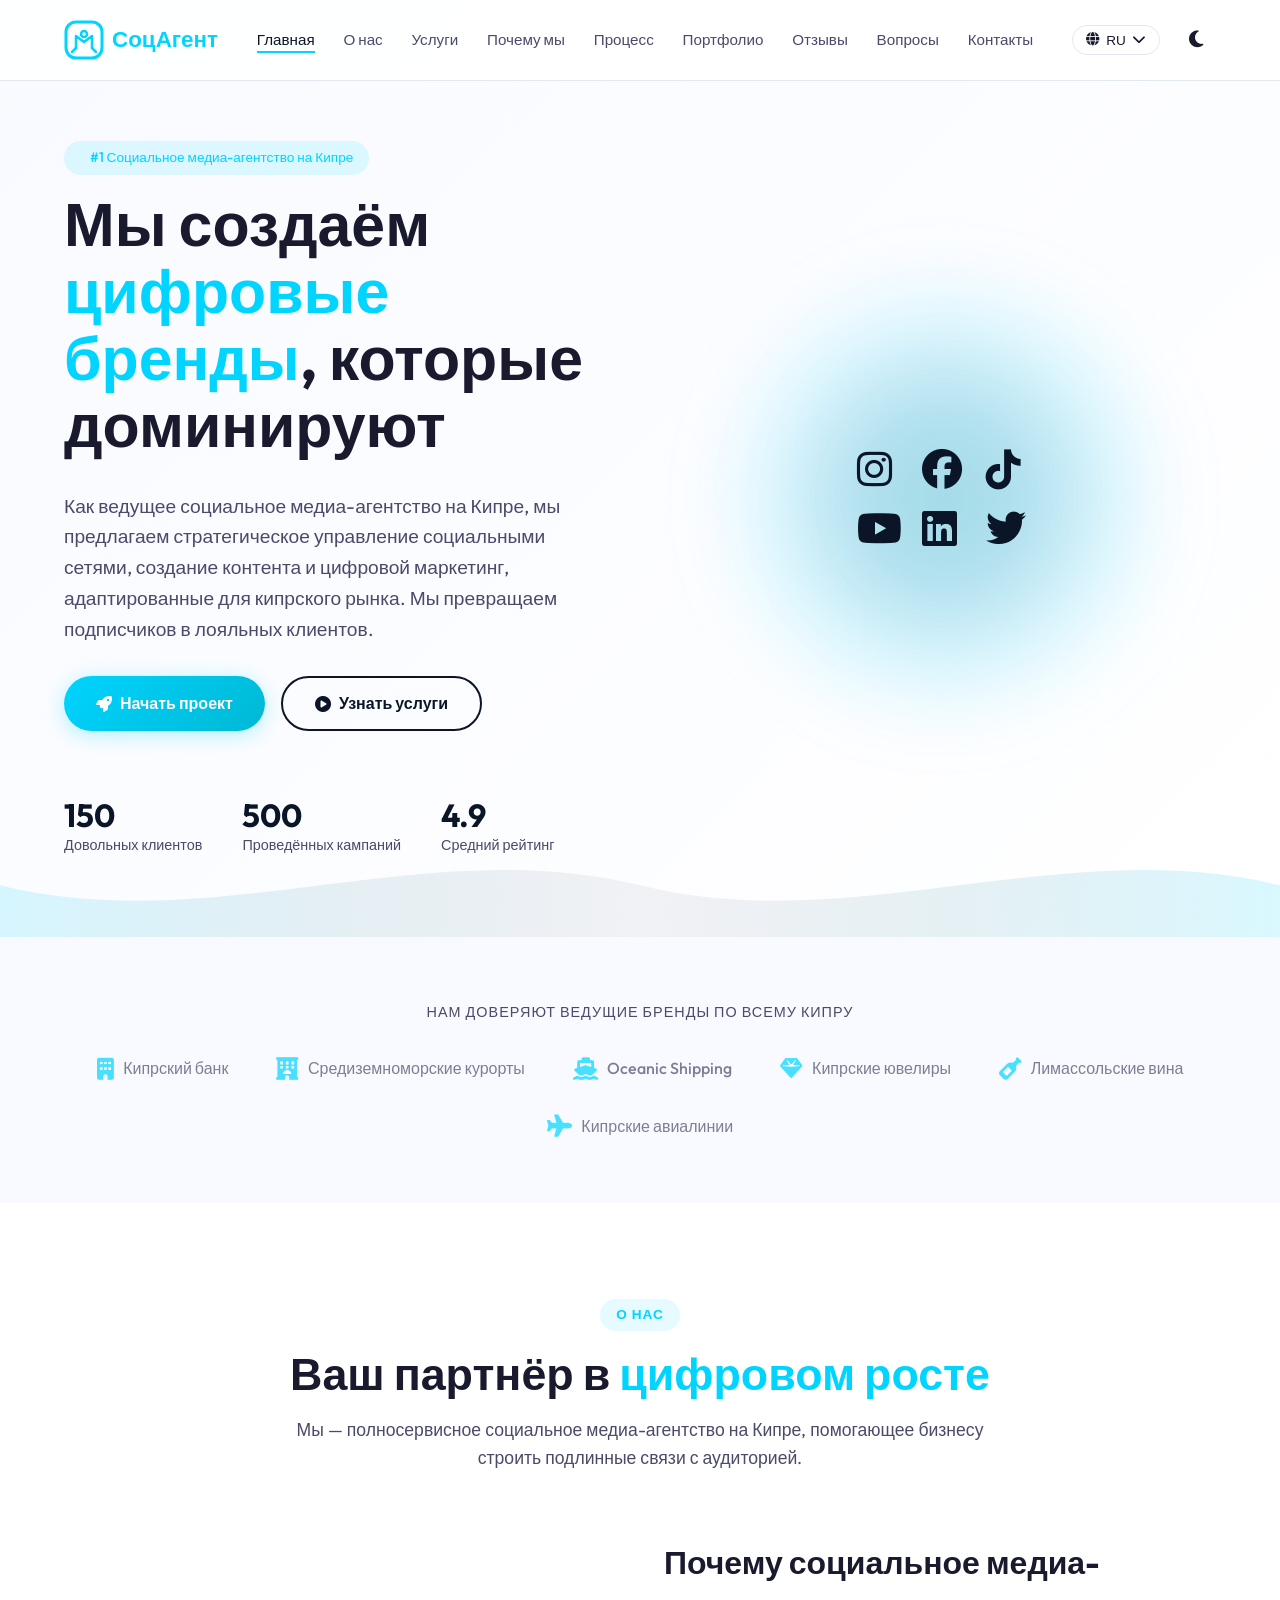
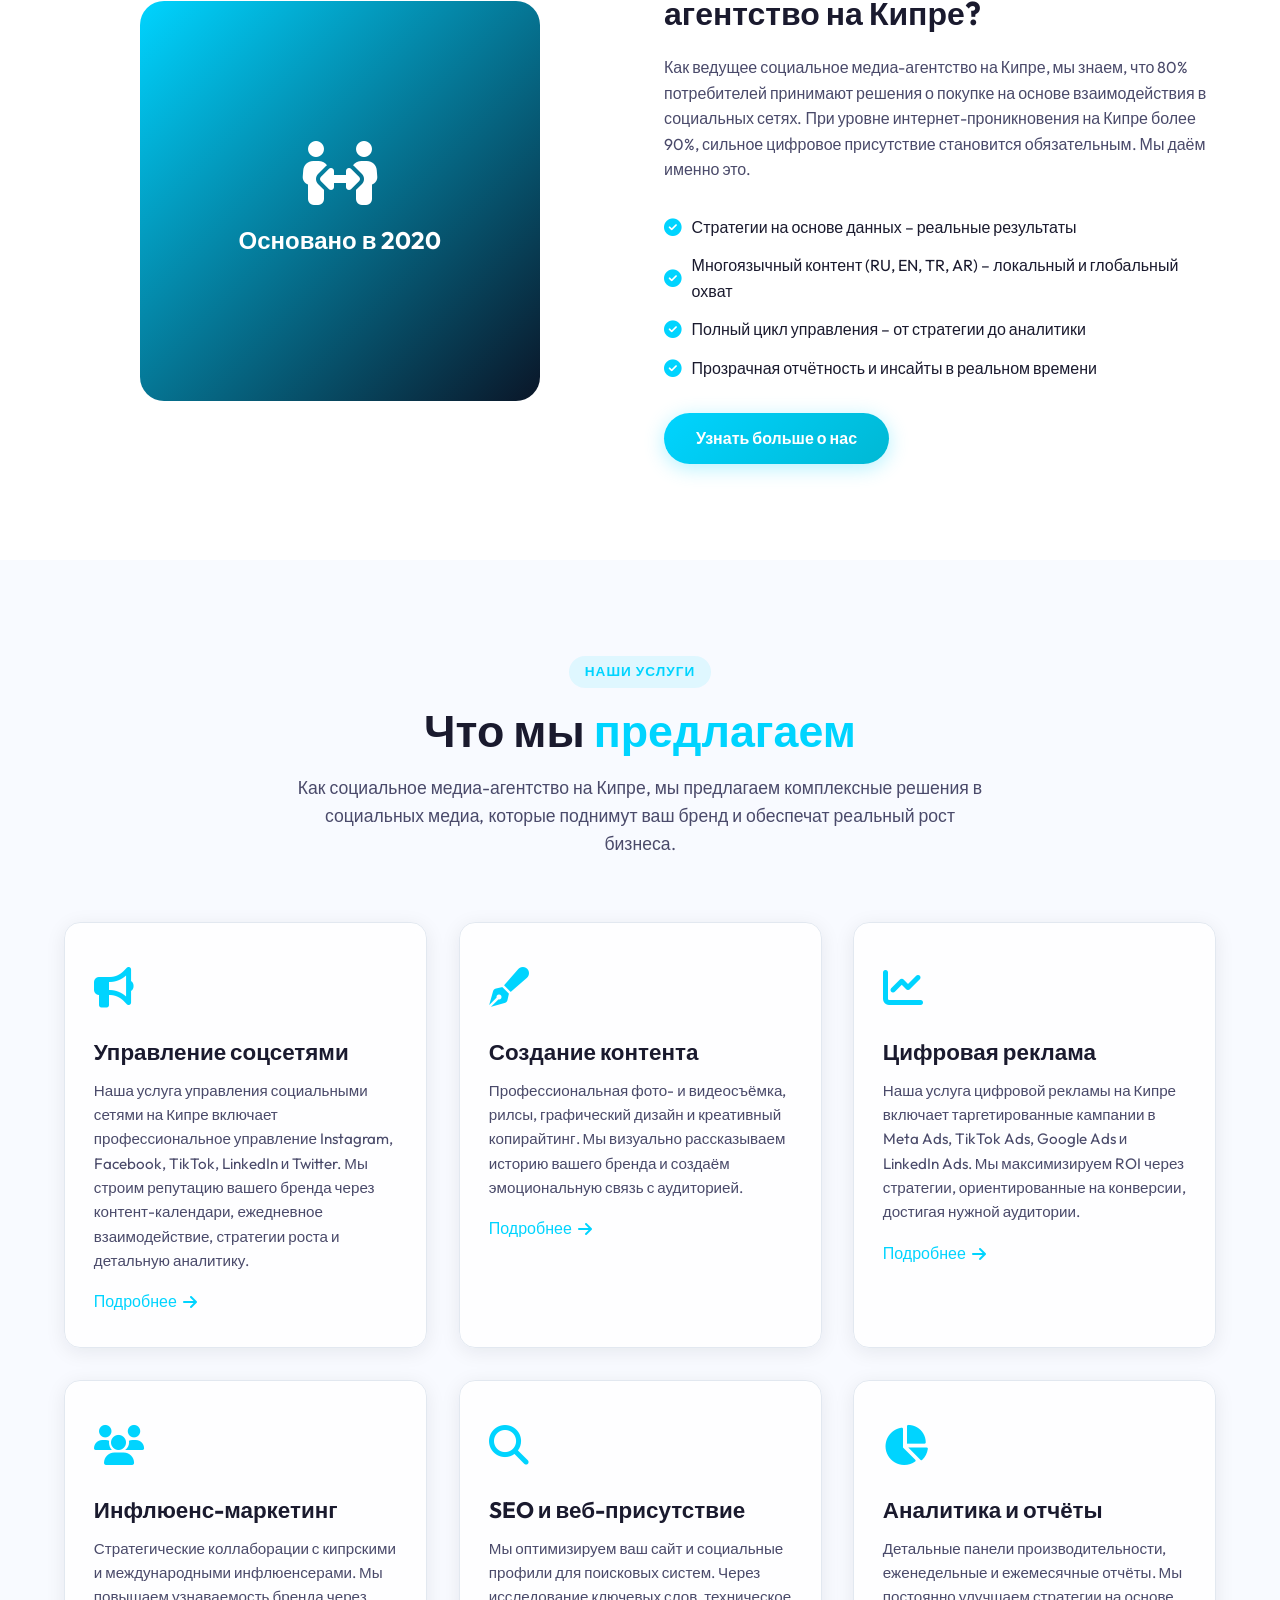
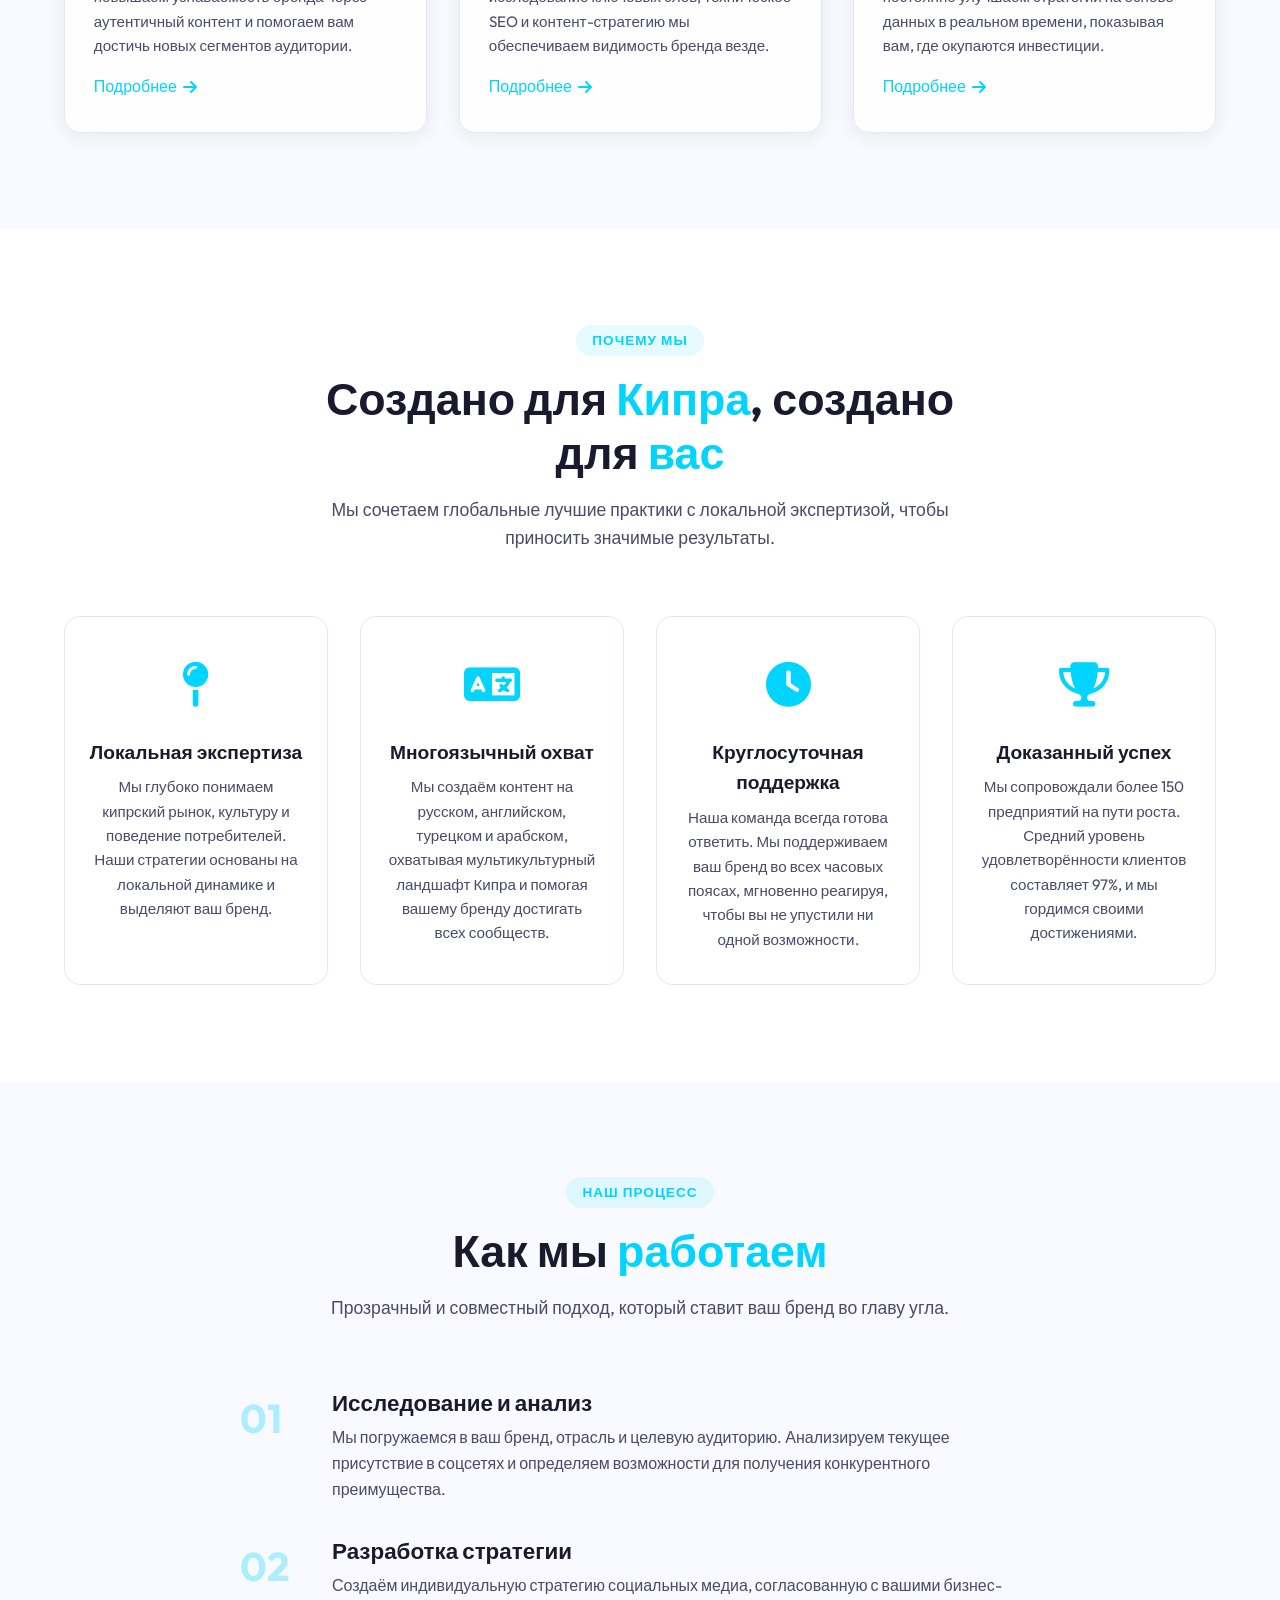
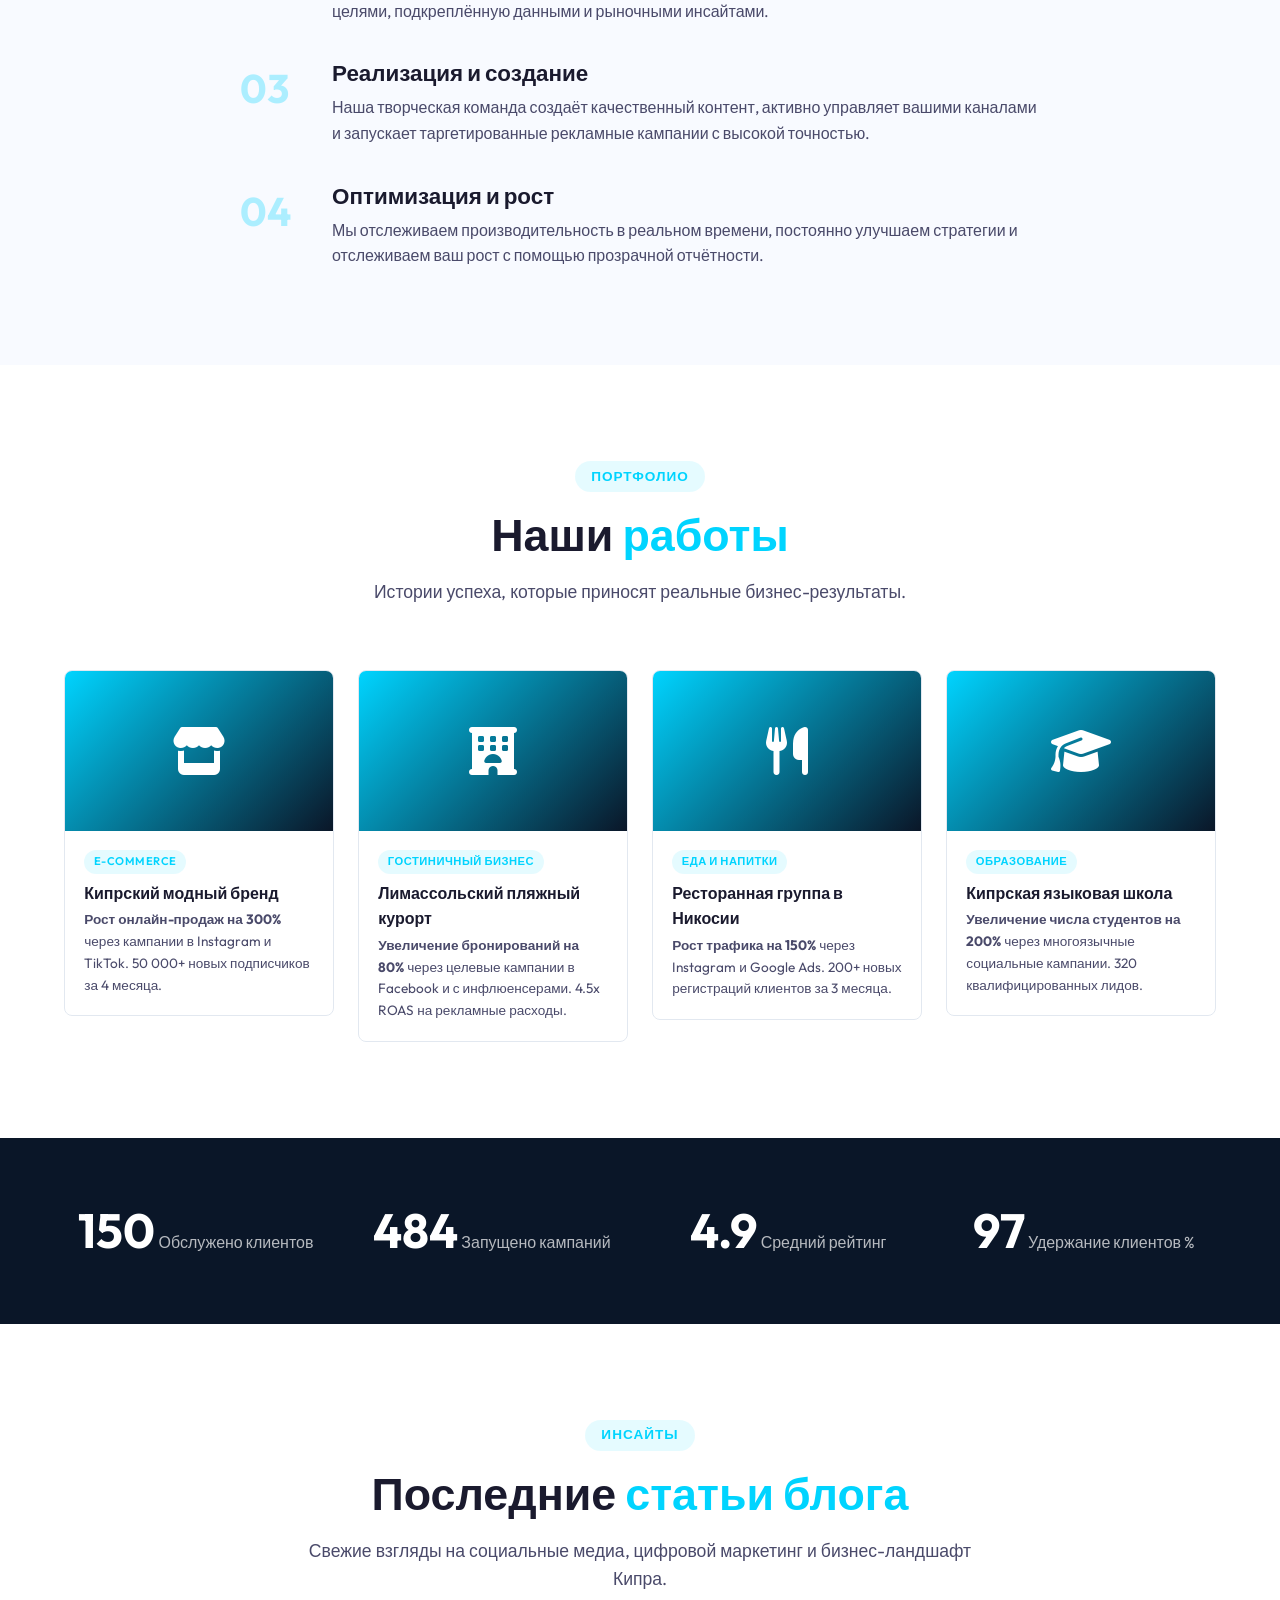
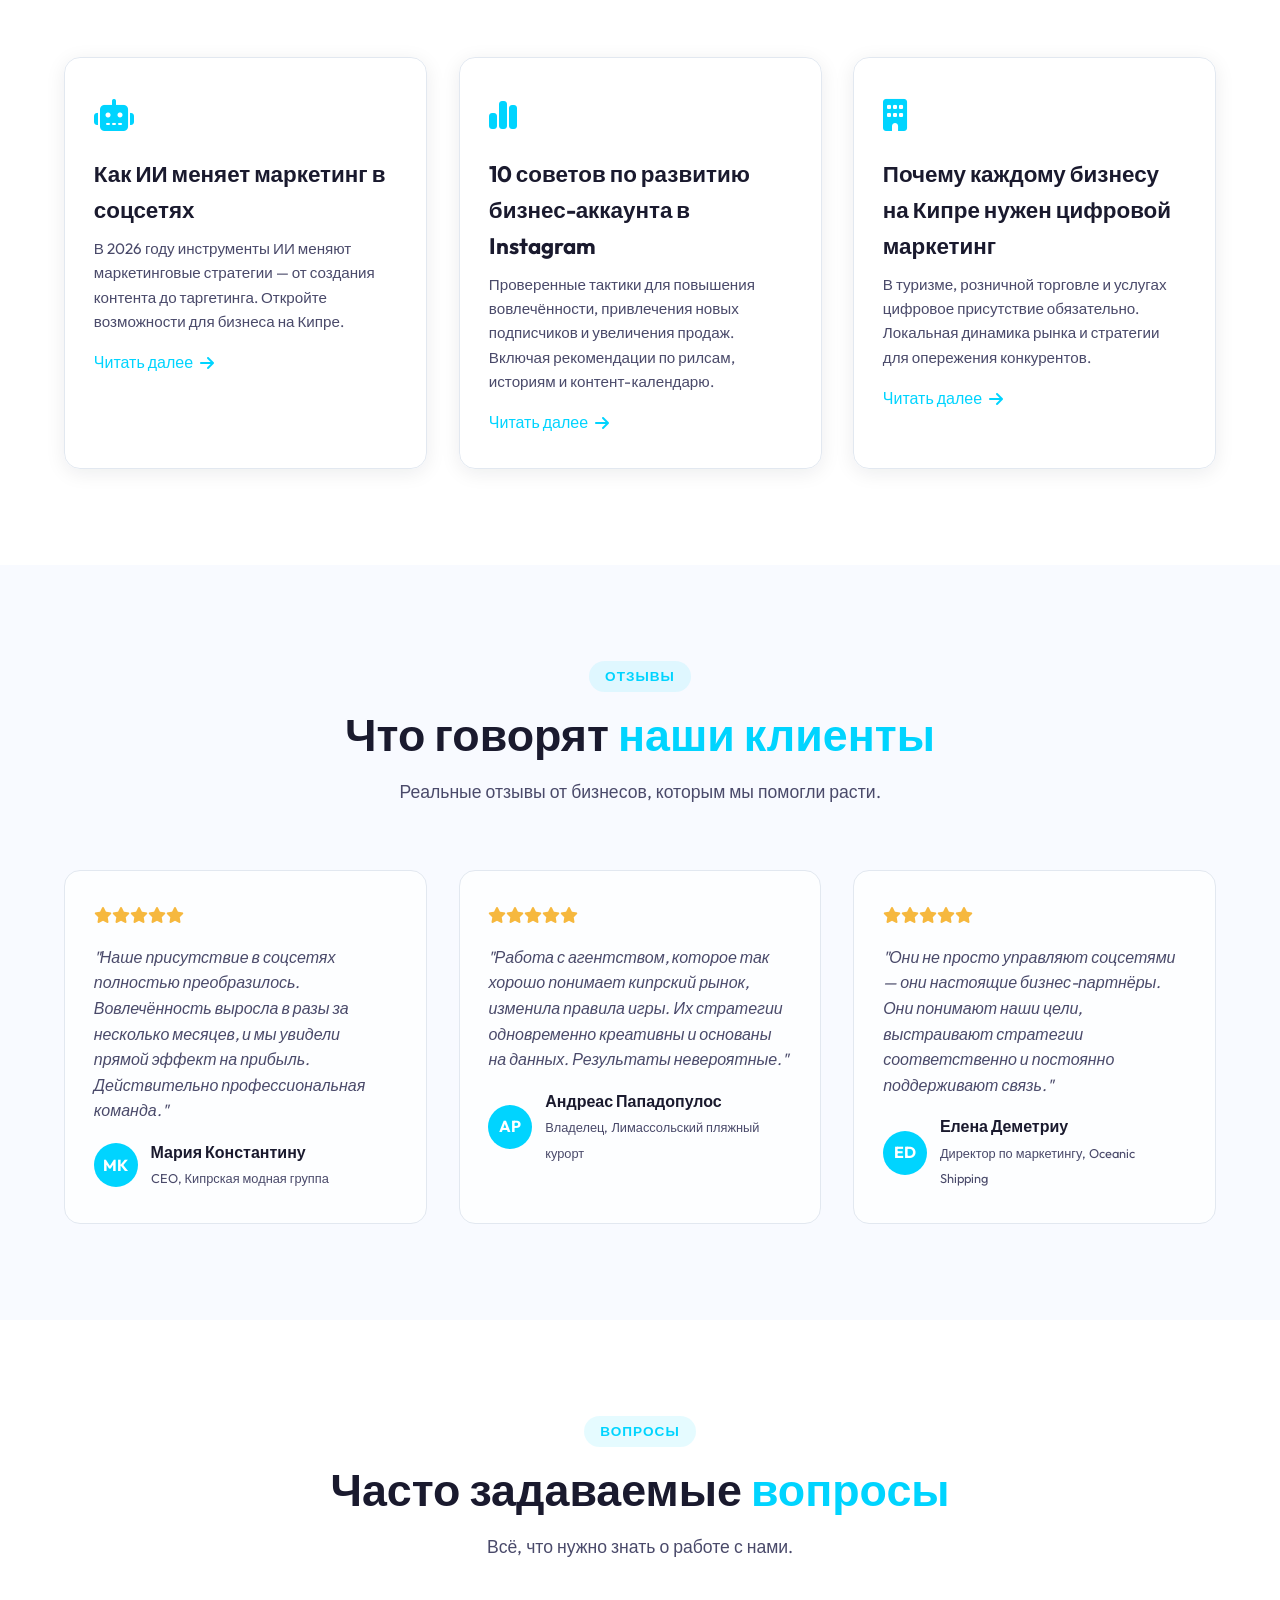
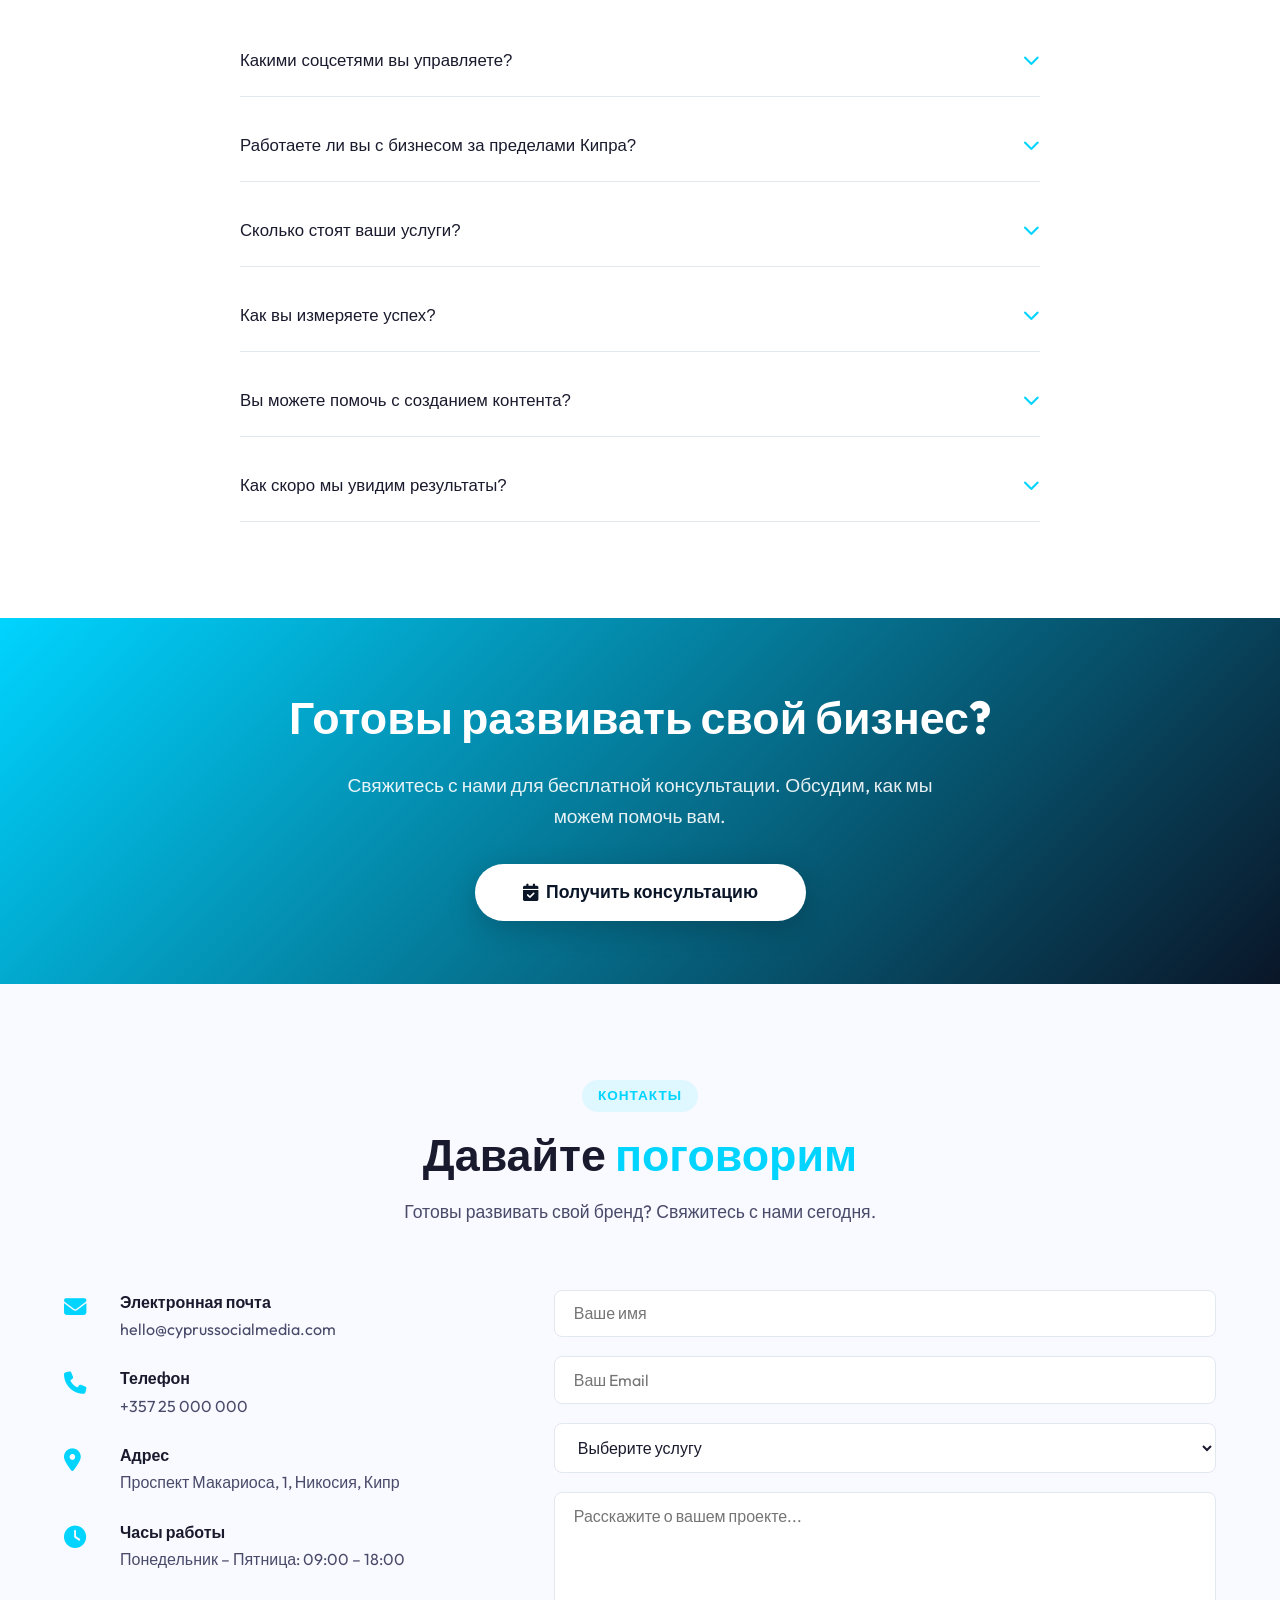
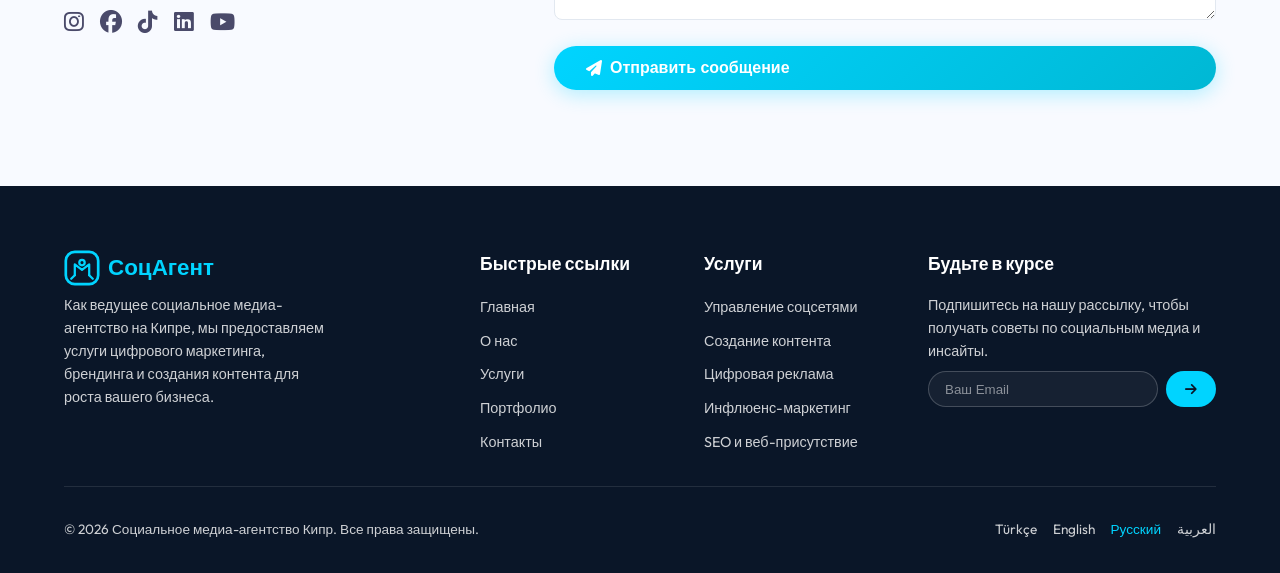
<file: ru/index.html>
<!DOCTYPE html>
<html lang="ru">

<head>
    <meta charset="UTF-8" />
    <meta name="viewport" content="width=device-width, initial-scale=1.0" />
    <title>Социальное медиа-агентство Кипр | Цифровой маркетинг, управление и реклама</title>
    <meta name="description"
        content="Социальное медиа-агентство Кипр – профессиональное управление социальными сетями, цифровая реклама и брендинг на Кипре. Растите свой бизнес с нашими проверенными решениями." />
    <link rel="canonical" href="https://socialagencyseo.netlify.app/ru/" />
    <link rel="alternate" hreflang="tr" href="https://socialagencyseo.netlify.app/" />
    <link rel="alternate" hreflang="en" href="https://socialagencyseo.netlify.app/en/" />
    <link rel="alternate" hreflang="ru" href="https://socialagencyseo.netlify.app/ru/" />
    <link rel="alternate" hreflang="ar" href="https://socialagencyseo.netlify.app/ar/" />
    <meta property="og:title" content="Социальное медиа-агентство Кипр | Цифровой маркетинг, управление и реклама" />
    <meta property="og:description"
        content="Социальное медиа-агентство Кипр – профессиональное управление социальными сетями, цифровая реклама и брендинг на Кипре." />
    <meta property="og:type" content="website" />
    <meta name="robots" content="index, follow" />
    <link rel="icon" href="../favicon.ico">

    <!-- Preload critical fonts -->
    <link rel="preload" href="https://fonts.googleapis.com/css2?family=Outfit:wght@300;400;500;600;700;800&display=swap"
        as="style" />

    <!-- Google Fonts -->
    <link rel="stylesheet"
        href="https://fonts.googleapis.com/css2?family=Outfit:wght@300;400;500;600;700;800&display=swap" />

    <!-- CRITICAL INLINED CSS -->
    <style>
        /* --- Reset & Base --- */
        * {
            margin: 0;
            padding: 0;
            box-sizing: border-box;
        }

        html {
            scroll-behavior: smooth;
        }

        body {
            font-family: 'Outfit', -apple-system, BlinkMacSystemFont, 'Segoe UI', Roboto, sans-serif;
            background-color: #ffffff;
            color: #1a1a2e;
            line-height: 1.6;
            transition: background-color 0.3s ease, color 0.3s ease;
        }

        .container {
            max-width: 1200px;
            margin: 0 auto;
            padding: 0 1.5rem;
        }

        .sr-only {
            position: absolute;
            width: 1px;
            height: 1px;
            padding: 0;
            margin: -1px;
            overflow: hidden;
            clip: rect(0, 0, 0, 0);
            border: 0;
        }

        /* --- Navbar --- */
        .navbar {
            position: fixed;
            top: 0;
            left: 0;
            width: 100%;
            z-index: 1000;
            background: rgba(255, 255, 255, 0.85);
            backdrop-filter: blur(12px);
            -webkit-backdrop-filter: blur(12px);
            border-bottom: 1px solid #e2e8f0;
            transition: all 0.3s ease;
        }

        .navbar-container {
            display: flex;
            justify-content: space-between;
            align-items: center;
            height: 80px;
        }

        .logo {
            display: flex;
            align-items: center;
            gap: 0.5rem;
            font-weight: 700;
            font-size: 1.4rem;
            text-decoration: none;
            color: #0a1628;
        }

        .logo span {
            color: #00d4ff;
        }

        .nav-links {
            list-style: none;
            display: flex;
            gap: 1.8rem;
            align-items: center;
        }

        .nav-links a {
            font-weight: 500;
            font-size: 0.95rem;
            color: #4a4a6a;
            transition: color 0.2s ease;
            position: relative;
            text-decoration: none;
        }

        .nav-links a::after {
            content: '';
            position: absolute;
            bottom: -4px;
            left: 0;
            width: 0;
            height: 2px;
            background: #00d4ff;
            transition: width 0.3s ease;
        }

        .nav-links a:hover,
        .nav-links a.active {
            color: #0a1628;
        }

        .nav-links a.active::after,
        .nav-links a:hover::after {
            width: 100%;
        }

        .nav-actions {
            display: flex;
            align-items: center;
            gap: 1rem;
        }

        .lang-switcher {
            position: relative;
        }

        .lang-btn {
            display: flex;
            align-items: center;
            gap: 0.4rem;
            background: transparent;
            border: 1px solid #e2e8f0;
            border-radius: 50px;
            padding: 0.4rem 0.8rem;
            font-size: 0.85rem;
            cursor: pointer;
            color: #1a1a2e;
            transition: border 0.2s ease;
        }

        .lang-btn:hover {
            border-color: #00d4ff;
        }

        .theme-toggle,
        .mobile-toggle {
            background: transparent;
            border: none;
            font-size: 1.2rem;
            cursor: pointer;
            color: #1a1a2e;
            padding: 0.4rem;
            border-radius: 50%;
            transition: background 0.2s ease;
            width: 40px;
            height: 40px;
            display: flex;
            align-items: center;
            justify-content: center;
        }

        .theme-toggle:hover,
        .mobile-toggle:hover {
            background: rgba(0, 212, 255, 0.1);
        }

        .mobile-toggle {
            display: none;
            flex-direction: column;
            gap: 5px;
        }

        .mobile-toggle .bar {
            width: 25px;
            height: 2px;
            background: #1a1a2e;
            transition: all 0.3s ease;
            border-radius: 2px;
        }

        .mobile-toggle.open .bar:nth-child(1) {
            transform: rotate(45deg) translate(5px, 5px);
        }

        .mobile-toggle.open .bar:nth-child(2) {
            opacity: 0;
        }

        .mobile-toggle.open .bar:nth-child(3) {
            transform: rotate(-45deg) translate(5px, -5px);
        }

        /* --- Language Dropdown (hidden by default) --- */
        .lang-dropdown {
            display: none;
            opacity: 0;
            visibility: hidden;
            position: absolute;
            top: calc(100% + 8px);
            right: 0;
            min-width: 140px;
            background: rgba(255, 255, 255, 0.9);
            backdrop-filter: blur(8px);
            border-radius: 0.5rem;
            box-shadow: 0 8px 30px rgba(0, 0, 0, 0.1);
            border: 1px solid #e2e8f0;
            transition: opacity 0.3s ease, visibility 0.3s ease, transform 0.3s ease;
            transform: translateY(8px);
        }

        .lang-dropdown.open {
            display: block;
            opacity: 1;
            visibility: visible;
            transform: translateY(0);
        }

        .lang-dropdown li a {
            display: block;
            padding: 0.6rem 1.2rem;
            font-size: 0.9rem;
            transition: background 0.2s ease;
            color: #1a1a2e;
            text-decoration: none;
        }

        .lang-dropdown li a:hover {
            background: rgba(0, 212, 255, 0.08);
        }

        .lang-dropdown li a.active-lang {
            color: #00d4ff;
            font-weight: 600;
        }

        /* --- Mobile Menu (hidden by default) --- */
        @media (max-width: 768px) {
            .mobile-toggle {
                display: flex;
            }

            .nav-menu {
                position: fixed;
                top: 70px;
                left: 0;
                width: 100%;
                background: rgba(255, 255, 255, 0.95);
                padding: 1.5rem 2rem;
                box-shadow: 0 8px 30px rgba(0, 0, 0, 0.1);
                border-bottom: 1px solid #e2e8f0;
                transform: translateY(-120%);
                transition: transform 0.3s ease;
                z-index: 999;
            }

            .nav-menu.open {
                transform: translateY(0);
            }

            .nav-links {
                flex-direction: column;
                gap: 1.2rem;
                align-items: flex-start;
            }
        }

        /* --- Hero --- */
        .hero {
            padding: 140px 0 80px;
            background: linear-gradient(135deg, #f8faff 0%, #ffffff 100%);
            position: relative;
            overflow: hidden;
            min-height: 100vh;
            display: flex;
            align-items: center;
        }

        .hero-container {
            display: grid;
            grid-template-columns: 1fr 1fr;
            gap: 4rem;
            align-items: center;
            position: relative;
            z-index: 2;
        }

        .hero-badge {
            display: inline-flex;
            align-items: center;
            gap: 0.6rem;
            background: rgba(0, 212, 255, 0.12);
            padding: 0.4rem 1rem;
            border-radius: 50px;
            font-size: 0.85rem;
            font-weight: 500;
            color: #00d4ff;
            margin-bottom: 1rem;
        }

        .hero h1 {
            font-size: 3.8rem;
            font-weight: 700;
            line-height: 1.1;
            margin-bottom: 2rem;
        }

        .hero h1 span {
            color: #00d4ff;
        }

        .hero p {
            font-size: 1.2rem;
            color: #4a4a6a;
            max-width: 540px;
            margin-bottom: 2rem;
        }

        .hero-buttons {
            display: flex;
            gap: 1rem;
            flex-wrap: wrap;
            margin-bottom: 4rem;
        }

        .btn {
            display: inline-flex;
            align-items: center;
            gap: 0.5rem;
            padding: 0.8rem 2rem;
            border-radius: 50px;
            font-weight: 600;
            font-size: 1rem;
            border: none;
            cursor: pointer;
            transition: all 0.3s ease;
            text-decoration: none;
        }

        .btn-primary {
            background: linear-gradient(135deg, #00d4ff, #00b8d4);
            color: #fff;
            box-shadow: 0 4px 20px rgba(0, 212, 255, 0.3);
        }

        .btn-primary:hover {
            transform: translateY(-3px);
            box-shadow: 0 8px 30px rgba(0, 212, 255, 0.4);
        }

        .btn-outline {
            background: transparent;
            color: #0a1628;
            border: 2px solid #0a1628;
        }

        .btn-outline:hover {
            background: #0a1628;
            color: #fff;
        }

        .hero-stats {
            display: flex;
            gap: 2.5rem;
        }

        .hero-stat {
            display: flex;
            flex-direction: column;
        }

        .stat-number {
            font-size: 2rem;
            font-weight: 700;
            color: #0a1628;
            line-height: 1.2;
        }

        .stat-label {
            font-size: 0.9rem;
            color: #4a4a6a;
        }

        .hero-visual {
            display: flex;
            justify-content: center;
            align-items: center;
        }

        .hero-image-wrapper {
            position: relative;
            width: 100%;
            max-width: 500px;
            aspect-ratio: 1/1;
        }

        .hero-image-placeholder {
            width: 100%;
            height: 100%;
            border-radius: 50%;
            background: radial-gradient(circle, rgba(0, 212, 255, 0.15), transparent 70%);
            display: flex;
            align-items: center;
            justify-content: center;
            position: relative;
        }

        .hero-orb {
            position: absolute;
            width: 70%;
            height: 70%;
            border-radius: 50%;
            background: #00d4ff;
            opacity: 0.15;
            filter: blur(60px);
            animation: pulse-orb 6s ease-in-out infinite;
        }

        .hero-orb-secondary {
            position: absolute;
            width: 50%;
            height: 50%;
            border-radius: 50%;
            background: #0a1628;
            opacity: 0.1;
            filter: blur(50px);
            animation: pulse-orb 8s ease-in-out infinite reverse;
        }

        @keyframes pulse-orb {

            0%,
            100% {
                transform: scale(1);
            }

            50% {
                transform: scale(1.2);
            }
        }

        .hero-content-icons {
            display: grid;
            grid-template-columns: repeat(3, 1fr);
            gap: 1.2rem;
            z-index: 2;
            font-size: 2.5rem;
            color: #0a1628;
        }

        .hero-content-icons i {
            transition: transform 0.3s ease;
        }

        .hero-content-icons i:hover {
            transform: scale(1.2) rotate(-6deg);
        }

        .hero-wave {
            position: absolute;
            bottom: -2px;
            left: 0;
            width: 100%;
            z-index: 1;
        }

        .hero-wave svg {
            display: block;
            width: 100%;
            height: auto;
        }
    </style>

    <!-- Non‑critical CSS -->
    <link rel="stylesheet" href="../assets/css/variables.css" media="print" onload="this.media='all'" />
    <link rel="stylesheet" href="../assets/css/style.css" media="print" onload="this.media='all'" />
    <link rel="stylesheet" href="../assets/css/responsive.css" media="print" onload="this.media='all'" />
    <noscript>
        <link rel="stylesheet" href="../assets/css/variables.css" />
        <link rel="stylesheet" href="../assets/css/style.css" />
        <link rel="stylesheet" href="../assets/css/responsive.css" />
    </noscript>

    <!-- Font Awesome -->
    <link rel="stylesheet" href="https://cdnjs.cloudflare.com/ajax/libs/font-awesome/6.5.0/css/all.min.css"
        media="print" onload="this.media='all'" />
    <noscript>
        <link rel="stylesheet" href="https://cdnjs.cloudflare.com/ajax/libs/font-awesome/6.5.0/css/all.min.css" />
    </noscript>
</head>

<body>
    <!-- ===== NAVBAR ===== -->
    <header class="navbar" id="navbar" role="navigation" aria-label="Главная навигация">
        <div class="container navbar-container">
            <a href="/ru/" class="logo" aria-label="Социальное медиа-агентство Кипр">
                <svg width="40" height="40" viewBox="0 0 40 40" fill="none" xmlns="http://www.w3.org/2000/svg">
                    <rect x="2" y="2" width="36" height="36" rx="10" stroke="#00d4ff" stroke-width="3" />
                    <path d="M12 28V16L20 22L28 16V28" stroke="#00d4ff" stroke-width="2.5" stroke-linecap="round"
                        stroke-linejoin="round" />
                    <circle cx="20" cy="14" r="3" stroke="#00d4ff" stroke-width="2.5" />
                    <path d="M28 28L32 32M12 28L8 32" stroke="#00d4ff" stroke-width="2.5" stroke-linecap="round" />
                </svg>
                <span>Соц<span>Агент</span></span>
            </a>

            <nav class="nav-menu" id="navMenu" aria-label="Главное меню">
                <ul class="nav-links">
                    <li><a href="#hero" class="active">Главная</a></li>
                    <li><a href="#about">О нас</a></li>
                    <li><a href="#services">Услуги</a></li>
                    <li><a href="#why-us">Почему мы</a></li>
                    <li><a href="#process">Процесс</a></li>
                    <li><a href="#portfolio">Портфолио</a></li>
                    <li><a href="#testimonials">Отзывы</a></li>
                    <li><a href="#faq">Вопросы</a></li>
                    <li><a href="#contact">Контакты</a></li>
                </ul>
            </nav>

            <div class="nav-actions">
                <div class="lang-switcher">
                    <button class="lang-btn" id="langBtn" aria-label="Переключить язык">
                        <i class="fas fa-globe"></i>
                        <span>RU</span>
                        <i class="fas fa-chevron-down"></i>
                        <span class="sr-only">Переключить язык</span>
                    </button>
                    <ul class="lang-dropdown" id="langDropdown">
                        <li><a href="/" hreflang="tr">Türkçe</a></li>
                        <li><a href="/en/" hreflang="en">English</a></li>
                        <li><a href="/ru/" hreflang="ru" class="active-lang">Русский</a></li>
                        <li><a href="/ar/" hreflang="ar">العربية</a></li>
                    </ul>
                </div>

                <button class="theme-toggle" id="themeToggle" aria-label="Переключить тёмную/светлую тему">
                    <i class="fas fa-moon"></i>
                    <span class="sr-only">Переключить тему</span>
                </button>

                <button class="mobile-toggle" id="mobileToggle" aria-label="Открыть/закрыть мобильное меню"
                    aria-expanded="false">
                    <span class="bar"></span>
                    <span class="bar"></span>
                    <span class="bar"></span>
                    <span class="sr-only">Меню</span>
                </button>
            </div>
        </div>
    </header>

    <main>
        <!-- ===== HERO ===== -->
        <section id="hero" class="hero">
            <div class="container hero-container">
                <div class="hero-content">
                    <div class="hero-badge">
                        <i class="fas fa-sparkles"></i>
                        <span>#1 Социальное медиа-агентство на Кипре</span>
                    </div>
                    <h1>Мы создаём <span>цифровые бренды</span>, которые доминируют</h1>
                    <p>Как ведущее социальное медиа-агентство на Кипре, мы предлагаем стратегическое управление
                        социальными сетями, создание контента и цифровой маркетинг, адаптированные для кипрского рынка.
                        Мы превращаем подписчиков в лояльных клиентов.</p>
                    <div class="hero-buttons">
                        <a href="#contact" class="btn btn-primary">
                            <i class="fas fa-rocket"></i> Начать проект
                        </a>
                        <a href="#services" class="btn btn-outline">
                            <i class="fas fa-play-circle"></i> Узнать услуги
                        </a>
                    </div>
                    <div class="hero-stats">
                        <div class="hero-stat">
                            <span class="stat-number" data-target="150">0</span>
                            <span class="stat-label">Довольных клиентов</span>
                        </div>
                        <div class="hero-stat">
                            <span class="stat-number" data-target="500">0</span>
                            <span class="stat-label">Проведённых кампаний</span>
                        </div>
                        <div class="hero-stat">
                            <span class="stat-number" data-target="4.9">0</span>
                            <span class="stat-label">Средний рейтинг</span>
                        </div>
                    </div>
                </div>
                <div class="hero-visual">
                    <div class="hero-image-wrapper">
                        <div class="hero-image-placeholder">
                            <div class="hero-orb"></div>
                            <div class="hero-orb-secondary"></div>
                            <div class="hero-content-icons">
                                <i class="fab fa-instagram"></i>
                                <i class="fab fa-facebook"></i>
                                <i class="fab fa-tiktok"></i>
                                <i class="fab fa-youtube"></i>
                                <i class="fab fa-linkedin"></i>
                                <i class="fab fa-twitter"></i>
                            </div>
                        </div>
                    </div>
                </div>
            </div>
            <div class="hero-wave">
                <svg viewBox="0 0 1440 120" fill="none" xmlns="http://www.w3.org/2000/svg">
                    <path d="M0 60C240 120 480 0 720 60C960 120 1200 0 1440 60V120H0V60Z" fill="url(#heroWave)" />
                    <defs>
                        <linearGradient id="heroWave" x1="0" y1="0" x2="1" y2="0">
                            <stop offset="0%" stop-color="#00d4ff" stop-opacity="0.15" />
                            <stop offset="50%" stop-color="#0a1628" stop-opacity="0.05" />
                            <stop offset="100%" stop-color="#00d4ff" stop-opacity="0.15" />
                        </linearGradient>
                    </defs>
                </svg>
            </div>
        </section>

        <!-- ===== ДОВЕРЕННЫЕ КОМПАНИИ ===== -->
        <section id="trusted" class="trusted">
            <div class="container">
                <p class="trusted-label">Нам доверяют ведущие бренды по всему Кипру</p>
                <div class="trusted-grid">
                    <div class="trusted-item"><i class="fas fa-building"></i> <span>Кипрский банк</span></div>
                    <div class="trusted-item"><i class="fas fa-hotel"></i> <span>Средиземноморские курорты</span></div>
                    <div class="trusted-item"><i class="fas fa-ship"></i> <span>Oceanic Shipping</span></div>
                    <div class="trusted-item"><i class="fas fa-gem"></i> <span>Кипрские ювелиры</span></div>
                    <div class="trusted-item"><i class="fas fa-wine-bottle"></i> <span>Лимассольские вина</span></div>
                    <div class="trusted-item"><i class="fas fa-plane"></i> <span>Кипрские авиалинии</span></div>
                </div>
            </div>
        </section>

        <!-- ===== О НАС ===== -->
        <section id="about" class="about">
            <div class="container">
                <div class="section-header">
                    <span class="section-tag">О нас</span>
                    <h2>Ваш партнёр в <span>цифровом росте</span></h2>
                    <p>Мы — полносервисное социальное медиа-агентство на Кипре, помогающее бизнесу строить подлинные
                        связи с аудиторией.</p>
                </div>
                <div class="about-grid">
                    <div class="about-image">
                        <div class="about-image-placeholder">
                            <i class="fas fa-people-arrows"></i>
                            <span>Основано в 2020</span>
                        </div>
                    </div>
                    <div class="about-content">
                        <h3>Почему социальное медиа-агентство на Кипре?</h3>
                        <p>Как ведущее социальное медиа-агентство на Кипре, мы знаем, что 80% потребителей принимают
                            решения о покупке на основе взаимодействия в социальных сетях. При уровне
                            интернет-проникновения на Кипре более 90%, сильное цифровое присутствие становится
                            обязательным. Мы даём именно это.</p>
                        <ul class="about-features">
                            <li><i class="fas fa-check-circle"></i> <span>Стратегии на основе данных – реальные
                                    результаты</span></li>
                            <li><i class="fas fa-check-circle"></i> <span>Многоязычный контент (RU, EN, TR, AR) –
                                    локальный и глобальный охват</span></li>
                            <li><i class="fas fa-check-circle"></i> <span>Полный цикл управления – от стратегии до
                                    аналитики</span></li>
                            <li><i class="fas fa-check-circle"></i> <span>Прозрачная отчётность и инсайты в реальном
                                    времени</span></li>
                        </ul>
                        <a href="#contact" class="btn btn-primary">Узнать больше о нас</a>
                    </div>
                </div>
            </div>
        </section>

        <!-- ===== УСЛУГИ ===== -->
        <section id="services" class="services">
            <div class="container">
                <div class="section-header">
                    <span class="section-tag">Наши услуги</span>
                    <h2>Что мы <span>предлагаем</span></h2>
                    <p>Как социальное медиа-агентство на Кипре, мы предлагаем комплексные решения в социальных медиа,
                        которые поднимут ваш бренд и обеспечат реальный рост бизнеса.</p>
                </div>
                <div class="services-grid">
                    <div class="service-card">
                        <div class="service-icon"><i class="fas fa-bullhorn"></i></div>
                        <h3>Управление соцсетями</h3>
                        <p>Наша услуга управления социальными сетями на Кипре включает профессиональное управление
                            Instagram, Facebook, TikTok, LinkedIn и Twitter. Мы строим репутацию вашего бренда через
                            контент-календари, ежедневное взаимодействие, стратегии роста и детальную аналитику.</p>
                        <a href="#contact" class="service-link">Подробнее <i class="fas fa-arrow-right"></i></a>
                    </div>
                    <div class="service-card">
                        <div class="service-icon"><i class="fas fa-pen-fancy"></i></div>
                        <h3>Создание контента</h3>
                        <p>Профессиональная фото- и видеосъёмка, рилсы, графический дизайн и креативный копирайтинг. Мы
                            визуально рассказываем историю вашего бренда и создаём эмоциональную связь с аудиторией.</p>
                        <a href="#contact" class="service-link">Подробнее <i class="fas fa-arrow-right"></i></a>
                    </div>
                    <div class="service-card">
                        <div class="service-icon"><i class="fas fa-chart-line"></i></div>
                        <h3>Цифровая реклама</h3>
                        <p>Наша услуга цифровой рекламы на Кипре включает таргетированные кампании в Meta Ads, TikTok
                            Ads, Google Ads и LinkedIn Ads. Мы максимизируем ROI через стратегии, ориентированные на
                            конверсии, достигая нужной аудитории.</p>
                        <a href="#contact" class="service-link">Подробнее <i class="fas fa-arrow-right"></i></a>
                    </div>
                    <div class="service-card">
                        <div class="service-icon"><i class="fas fa-users"></i></div>
                        <h3>Инфлюенс-маркетинг</h3>
                        <p>Стратегические коллаборации с кипрскими и международными инфлюенсерами. Мы повышаем
                            узнаваемость бренда через аутентичный контент и помогаем вам достичь новых сегментов
                            аудитории.</p>
                        <a href="#contact" class="service-link">Подробнее <i class="fas fa-arrow-right"></i></a>
                    </div>
                    <div class="service-card">
                        <div class="service-icon"><i class="fas fa-search"></i></div>
                        <h3>SEO и веб-присутствие</h3>
                        <p>Мы оптимизируем ваш сайт и социальные профили для поисковых систем. Через исследование
                            ключевых слов, техническое SEO и контент-стратегию мы обеспечиваем видимость бренда везде.
                        </p>
                        <a href="#contact" class="service-link">Подробнее <i class="fas fa-arrow-right"></i></a>
                    </div>
                    <div class="service-card">
                        <div class="service-icon"><i class="fas fa-chart-pie"></i></div>
                        <h3>Аналитика и отчёты</h3>
                        <p>Детальные панели производительности, еженедельные и ежемесячные отчёты. Мы постоянно улучшаем
                            стратегии на основе данных в реальном времени, показывая вам, где окупаются инвестиции.</p>
                        <a href="#contact" class="service-link">Подробнее <i class="fas fa-arrow-right"></i></a>
                    </div>
                </div>
            </div>
        </section>

        <!-- ===== ПОЧЕМУ МЫ ===== -->
        <section id="why-us" class="why-us">
            <div class="container">
                <div class="section-header">
                    <span class="section-tag">Почему мы</span>
                    <h2>Создано для <span>Кипра</span>, создано для <span>вас</span></h2>
                    <p>Мы сочетаем глобальные лучшие практики с локальной экспертизой, чтобы приносить значимые
                        результаты.</p>
                </div>
                <div class="why-grid">
                    <div class="why-card">
                        <div class="why-icon"><i class="fas fa-map-pin"></i></div>
                        <h3>Локальная экспертиза</h3>
                        <p>Мы глубоко понимаем кипрский рынок, культуру и поведение потребителей. Наши стратегии
                            основаны на локальной динамике и выделяют ваш бренд.</p>
                    </div>
                    <div class="why-card">
                        <div class="why-icon"><i class="fas fa-language"></i></div>
                        <h3>Многоязычный охват</h3>
                        <p>Мы создаём контент на русском, английском, турецком и арабском, охватывая мультикультурный
                            ландшафт Кипра и помогая вашему бренду достигать всех сообществ.</p>
                    </div>
                    <div class="why-card">
                        <div class="why-icon"><i class="fas fa-clock"></i></div>
                        <h3>Круглосуточная поддержка</h3>
                        <p>Наша команда всегда готова ответить. Мы поддерживаем ваш бренд во всех часовых поясах,
                            мгновенно реагируя, чтобы вы не упустили ни одной возможности.</p>
                    </div>
                    <div class="why-card">
                        <div class="why-icon"><i class="fas fa-trophy"></i></div>
                        <h3>Доказанный успех</h3>
                        <p>Мы сопровождали более 150 предприятий на пути роста. Средний уровень удовлетворённости
                            клиентов составляет 97%, и мы гордимся своими достижениями.</p>
                    </div>
                </div>
            </div>
        </section>

        <!-- ===== ПРОЦЕСС ===== -->
        <section id="process" class="process">
            <div class="container">
                <div class="section-header">
                    <span class="section-tag">Наш процесс</span>
                    <h2>Как мы <span>работаем</span></h2>
                    <p>Прозрачный и совместный подход, который ставит ваш бренд во главу угла.</p>
                </div>
                <div class="process-steps">
                    <div class="process-step">
                        <div class="step-number">01</div>
                        <div class="step-content">
                            <h3>Исследование и анализ</h3>
                            <p>Мы погружаемся в ваш бренд, отрасль и целевую аудиторию. Анализируем текущее присутствие
                                в соцсетях и определяем возможности для получения конкурентного преимущества.</p>
                        </div>
                    </div>
                    <div class="process-step">
                        <div class="step-number">02</div>
                        <div class="step-content">
                            <h3>Разработка стратегии</h3>
                            <p>Создаём индивидуальную стратегию социальных медиа, согласованную с вашими бизнес-целями,
                                подкреплённую данными и рыночными инсайтами.</p>
                        </div>
                    </div>
                    <div class="process-step">
                        <div class="step-number">03</div>
                        <div class="step-content">
                            <h3>Реализация и создание</h3>
                            <p>Наша творческая команда создаёт качественный контент, активно управляет вашими каналами и
                                запускает таргетированные рекламные кампании с высокой точностью.</p>
                        </div>
                    </div>
                    <div class="process-step">
                        <div class="step-number">04</div>
                        <div class="step-content">
                            <h3>Оптимизация и рост</h3>
                            <p>Мы отслеживаем производительность в реальном времени, постоянно улучшаем стратегии и
                                отслеживаем ваш рост с помощью прозрачной отчётности.</p>
                        </div>
                    </div>
                </div>
            </div>
        </section>

        <!-- ===== ПОРТФОЛИО ===== -->
        <section id="portfolio" class="portfolio">
            <div class="container">
                <div class="section-header">
                    <span class="section-tag">Портфолио</span>
                    <h2>Наши <span>работы</span></h2>
                    <p>Истории успеха, которые приносят реальные бизнес-результаты.</p>
                </div>
                <div class="portfolio-grid">
                    <div class="portfolio-item">
                        <div class="portfolio-card">
                            <div class="portfolio-image"><i class="fas fa-store"></i></div>
                            <div class="portfolio-info">
                                <span class="portfolio-tag">E-commerce</span>
                                <h3>Кипрский модный бренд</h3>
                                <p><strong>Рост онлайн-продаж на 300%</strong> через кампании в Instagram и TikTok. 50
                                    000+ новых подписчиков за 4 месяца.</p>
                            </div>
                        </div>
                    </div>
                    <div class="portfolio-item">
                        <div class="portfolio-card">
                            <div class="portfolio-image"><i class="fas fa-hotel"></i></div>
                            <div class="portfolio-info">
                                <span class="portfolio-tag">Гостиничный бизнес</span>
                                <h3>Лимассольский пляжный курорт</h3>
                                <p><strong>Увеличение бронирований на 80%</strong> через целевые кампании в Facebook и с
                                    инфлюенсерами. 4.5x ROAS на рекламные расходы.</p>
                            </div>
                        </div>
                    </div>
                    <div class="portfolio-item">
                        <div class="portfolio-card">
                            <div class="portfolio-image"><i class="fas fa-utensils"></i></div>
                            <div class="portfolio-info">
                                <span class="portfolio-tag">Еда и напитки</span>
                                <h3>Ресторанная группа в Никосии</h3>
                                <p><strong>Рост трафика на 150%</strong> через Instagram и Google Ads. 200+ новых
                                    регистраций клиентов за 3 месяца.</p>
                            </div>
                        </div>
                    </div>
                    <div class="portfolio-item">
                        <div class="portfolio-card">
                            <div class="portfolio-image"><i class="fas fa-graduation-cap"></i></div>
                            <div class="portfolio-info">
                                <span class="portfolio-tag">Образование</span>
                                <h3>Кипрская языковая школа</h3>
                                <p><strong>Увеличение числа студентов на 200%</strong> через многоязычные социальные
                                    кампании. 320 квалифицированных лидов.</p>
                            </div>
                        </div>
                    </div>
                </div>
            </div>
        </section>

        <!-- ===== СТАТИСТИКА ===== -->
        <section id="statistics" class="statistics">
            <div class="container">
                <div class="stats-grid">
                    <div class="stat-item">
                        <span class="stat-number" data-target="150">0</span>
                        <span class="stat-label">Обслужено клиентов</span>
                    </div>
                    <div class="stat-item">
                        <span class="stat-number" data-target="500">0</span>
                        <span class="stat-label">Запущено кампаний</span>
                    </div>
                    <div class="stat-item">
                        <span class="stat-number" data-target="4.9">0</span>
                        <span class="stat-label">Средний рейтинг</span>
                    </div>
                    <div class="stat-item">
                        <span class="stat-number" data-target="97">0</span>
                        <span class="stat-label">Удержание клиентов %</span>
                    </div>
                </div>
            </div>
        </section>

        <!-- ===== ПОСЛЕДНИЕ ИНСАЙТЫ ===== -->
        <section id="insights" class="services" style="background: var(--color-bg);">
            <div class="container">
                <div class="section-header">
                    <span class="section-tag">Инсайты</span>
                    <h2>Последние <span>статьи блога</span></h2>
                    <p>Свежие взгляды на социальные медиа, цифровой маркетинг и бизнес-ландшафт Кипра.</p>
                </div>
                <div class="services-grid">
                    <div class="service-card">
                        <div class="service-icon" style="font-size: 2rem;"><i class="fas fa-robot"></i></div>
                        <h3>Как ИИ меняет маркетинг в соцсетях</h3>
                        <p>В 2026 году инструменты ИИ меняют маркетинговые стратегии — от создания контента до
                            таргетинга. Откройте возможности для бизнеса на Кипре.</p>
                        <a href="#" class="service-link">Читать далее <i class="fas fa-arrow-right"></i></a>
                    </div>
                    <div class="service-card">
                        <div class="service-icon" style="font-size: 2rem;"><i class="fas fa-chart-simple"></i></div>
                        <h3>10 советов по развитию бизнес-аккаунта в Instagram</h3>
                        <p>Проверенные тактики для повышения вовлечённости, привлечения новых подписчиков и увеличения
                            продаж. Включая рекомендации по рилсам, историям и контент-календарю.</p>
                        <a href="#" class="service-link">Читать далее <i class="fas fa-arrow-right"></i></a>
                    </div>
                    <div class="service-card">
                        <div class="service-icon" style="font-size: 2rem;"><i class="fas fa-building"></i></div>
                        <h3>Почему каждому бизнесу на Кипре нужен цифровой маркетинг</h3>
                        <p>В туризме, розничной торговле и услугах цифровое присутствие обязательно. Локальная динамика
                            рынка и стратегии для опережения конкурентов.</p>
                        <a href="#" class="service-link">Читать далее <i class="fas fa-arrow-right"></i></a>
                    </div>
                </div>
            </div>
        </section>

        <!-- ===== ОТЗЫВЫ ===== -->
        <section id="testimonials" class="testimonials">
            <div class="container">
                <div class="section-header">
                    <span class="section-tag">Отзывы</span>
                    <h2>Что говорят <span>наши клиенты</span></h2>
                    <p>Реальные отзывы от бизнесов, которым мы помогли расти.</p>
                </div>
                <div class="testimonials-grid">
                    <div class="testimonial-card">
                        <div class="testimonial-stars">
                            <i class="fas fa-star"></i><i class="fas fa-star"></i><i class="fas fa-star"></i><i
                                class="fas fa-star"></i><i class="fas fa-star"></i>
                        </div>
                        <p>"Наше присутствие в соцсетях полностью преобразилось. Вовлечённость выросла в разы за
                            несколько месяцев, и мы увидели прямой эффект на прибыль. Действительно профессиональная
                            команда."</p>
                        <div class="testimonial-author">
                            <div class="author-avatar">MK</div>
                            <div>
                                <span class="author-name">Мария Константину</span>
                                <span class="author-title">CEO, Кипрская модная группа</span>
                            </div>
                        </div>
                    </div>
                    <div class="testimonial-card">
                        <div class="testimonial-stars">
                            <i class="fas fa-star"></i><i class="fas fa-star"></i><i class="fas fa-star"></i><i
                                class="fas fa-star"></i><i class="fas fa-star"></i>
                        </div>
                        <p>"Работа с агентством, которое так хорошо понимает кипрский рынок, изменила правила игры. Их
                            стратегии одновременно креативны и основаны на данных. Результаты невероятные."</p>
                        <div class="testimonial-author">
                            <div class="author-avatar">AP</div>
                            <div>
                                <span class="author-name">Андреас Пападопулос</span>
                                <span class="author-title">Владелец, Лимассольский пляжный курорт</span>
                            </div>
                        </div>
                    </div>
                    <div class="testimonial-card">
                        <div class="testimonial-stars">
                            <i class="fas fa-star"></i><i class="fas fa-star"></i><i class="fas fa-star"></i><i
                                class="fas fa-star"></i><i class="fas fa-star"></i>
                        </div>
                        <p>"Они не просто управляют соцсетями — они настоящие бизнес-партнёры. Они понимают наши цели,
                            выстраивают стратегии соответственно и постоянно поддерживают связь."</p>
                        <div class="testimonial-author">
                            <div class="author-avatar">ED</div>
                            <div>
                                <span class="author-name">Елена Деметриу</span>
                                <span class="author-title">Директор по маркетингу, Oceanic Shipping</span>
                            </div>
                        </div>
                    </div>
                </div>
            </div>
        </section>

        <!-- ===== ВОПРОСЫ ===== -->
        <section id="faq" class="faq">
            <div class="container">
                <div class="section-header">
                    <span class="section-tag">Вопросы</span>
                    <h2>Часто задаваемые <span>вопросы</span></h2>
                    <p>Всё, что нужно знать о работе с нами.</p>
                </div>
                <div class="faq-grid">
                    <div class="faq-item">
                        <button class="faq-question" aria-expanded="false">
                            <span>Какими соцсетями вы управляете?</span>
                            <i class="fas fa-chevron-down"></i>
                        </button>
                        <div class="faq-answer">
                            <p>Мы управляем всеми основными платформами: Instagram, Facebook, TikTok, LinkedIn, YouTube
                                и Twitter. Мы адаптируем подход к каждой платформе в зависимости от вашей аудитории и
                                целей.</p>
                        </div>
                    </div>
                    <div class="faq-item">
                        <button class="faq-question" aria-expanded="false">
                            <span>Работаете ли вы с бизнесом за пределами Кипра?</span>
                            <i class="fas fa-chevron-down"></i>
                        </button>
                        <div class="faq-answer">
                            <p>Да, мы также работаем с международными клиентами. Наша команда имеет опыт проведения
                                кампаний в Европе, на Ближнем Востоке и за их пределами. Мы предлагаем многоязычную
                                поддержку и локализованные стратегии.</p>
                        </div>
                    </div>
                    <div class="faq-item">
                        <button class="faq-question" aria-expanded="false">
                            <span>Сколько стоят ваши услуги?</span>
                            <i class="fas fa-chevron-down"></i>
                        </button>
                        <div class="faq-answer">
                            <p>Мы предлагаем гибкие пакеты, адаптированные под размер и цели вашего бизнеса. От
                                ежемесячных планов управления до проектных кампаний — мы найдём решение под ваш бюджет.
                                Свяжитесь с нами для бесплатной сметы.</p>
                        </div>
                    </div>
                    <div class="faq-item">
                        <button class="faq-question" aria-expanded="false">
                            <span>Как вы измеряете успех?</span>
                            <i class="fas fa-chevron-down"></i>
                        </button>
                        <div class="faq-answer">
                            <p>Мы отслеживаем ключевые показатели: вовлечённость, охват, конверсии, ROI и настроения
                                бренда. Мы предоставляем ежемесячные отчёты, которые наглядно показывают ваш прогресс.
                            </p>
                        </div>
                    </div>
                    <div class="faq-item">
                        <button class="faq-question" aria-expanded="false">
                            <span>Вы можете помочь с созданием контента?</span>
                            <i class="fas fa-chevron-down"></i>
                        </button>
                        <div class="faq-answer">
                            <p>Безусловно. У нас есть выделенная творческая команда, создающая качественные фото, видео,
                                графику и тексты. Мы берём на себя всё — от разработки концепции до финального
                                производства.</p>
                        </div>
                    </div>
                    <div class="faq-item">
                        <button class="faq-question" aria-expanded="false">
                            <span>Как скоро мы увидим результаты?</span>
                            <i class="fas fa-chevron-down"></i>
                        </button>
                        <div class="faq-answer">
                            <p>Результаты зависят от ваших целей, но многие клиенты видят первые улучшения уже через 4–6
                                недель. Мы сосредоточены на устойчивом долгосрочном росте с измеримыми вехами на пути.
                            </p>
                        </div>
                    </div>
                </div>
            </div>
        </section>

        <!-- ===== CTA ===== -->
        <section
            style="padding: 4rem 0; background: linear-gradient(135deg, var(--color-secondary), var(--color-primary)); color: #fff; text-align: center;">
            <div class="container">
                <h2 style="font-size: 2.8rem; font-weight: 800; margin-bottom: 1rem;">Готовы развивать свой бизнес?</h2>
                <p style="font-size: 1.2rem; opacity: 0.9; max-width: 600px; margin: 0 auto 2rem;">Свяжитесь с нами для
                    бесплатной консультации. Обсудим, как мы можем помочь вам.</p>
                <a href="#contact" class="btn"
                    style="background: #fff; color: var(--color-primary); padding: 0.9rem 3rem; border-radius: 50px; font-weight: 700; font-size: 1.1rem; box-shadow: 0 8px 30px rgba(0,0,0,0.2);">
                    <i class="fas fa-calendar-check"></i> Получить консультацию
                </a>
            </div>
        </section>

        <!-- ===== КОНТАКТЫ ===== -->
        <section id="contact" class="contact">
            <div class="container">
                <div class="section-header">
                    <span class="section-tag">Контакты</span>
                    <h2>Давайте <span>поговорим</span></h2>
                    <p>Готовы развивать свой бренд? Свяжитесь с нами сегодня.</p>
                </div>
                <div class="contact-grid">
                    <div class="contact-info">
                        <div class="contact-item">
                            <div class="contact-icon"><i class="fas fa-envelope"></i></div>
                            <div>
                                <h3>Электронная почта</h3>
                                <a href="mailto:hello@cyprussocialmedia.com">hello@cyprussocialmedia.com</a>
                            </div>
                        </div>
                        <div class="contact-item">
                            <div class="contact-icon"><i class="fas fa-phone"></i></div>
                            <div>
                                <h3>Телефон</h3>
                                <a href="tel:+35725000000">+357 25 000 000</a>
                            </div>
                        </div>
                        <div class="contact-item">
                            <div class="contact-icon"><i class="fas fa-map-marker-alt"></i></div>
                            <div>
                                <h3>Адрес</h3>
                                <p>Проспект Макариоса, 1, Никосия, Кипр</p>
                            </div>
                        </div>
                        <div class="contact-item">
                            <div class="contact-icon"><i class="fas fa-clock"></i></div>
                            <div>
                                <h3>Часы работы</h3>
                                <p>Понедельник – Пятница: 09:00 – 18:00</p>
                            </div>
                        </div>
                        <div class="contact-social">
                            <a href="#" aria-label="Instagram"><i class="fab fa-instagram"></i></a>
                            <a href="#" aria-label="Facebook"><i class="fab fa-facebook"></i></a>
                            <a href="#" aria-label="TikTok"><i class="fab fa-tiktok"></i></a>
                            <a href="#" aria-label="LinkedIn"><i class="fab fa-linkedin"></i></a>
                            <a href="#" aria-label="YouTube"><i class="fab fa-youtube"></i></a>
                        </div>
                    </div>
                    <form class="contact-form" id="contactForm" novalidate>
                        <div class="form-group">
                            <label for="contactName" class="sr-only">Ваше имя</label>
                            <input type="text" id="contactName" placeholder="Ваше имя" required />
                        </div>
                        <div class="form-group">
                            <label for="contactEmail" class="sr-only">Ваш Email</label>
                            <input type="email" id="contactEmail" placeholder="Ваш Email" required />
                        </div>
                        <div class="form-group">
                            <label for="contactService" class="sr-only">Выберите услугу</label>
                            <select id="contactService" required>
                                <option value="">Выберите услугу</option>
                                <option value="social">Управление соцсетями</option>
                                <option value="content">Создание контента</option>
                                <option value="ads">Цифровая реклама</option>
                                <option value="influencer">Инфлюенс-маркетинг</option>
                                <option value="seo">SEO и веб-присутствие</option>
                                <option value="analytics">Аналитика и отчёты</option>
                                <option value="other">Другое</option>
                            </select>
                        </div>
                        <div class="form-group">
                            <label for="contactMessage" class="sr-only">Расскажите о вашем проекте</label>
                            <textarea id="contactMessage" rows="5" placeholder="Расскажите о вашем проекте..."
                                required></textarea>
                        </div>
                        <button type="submit" class="btn btn-primary">
                            <i class="fas fa-paper-plane"></i> Отправить сообщение
                        </button>
                    </form>
                </div>
            </div>
        </section>
    </main>

    <!-- ===== FOOTER ===== -->
    <footer class="footer">
        <div class="container">
            <div class="footer-grid">
                <div class="footer-brand">
                    <a href="/ru/" class="logo">
                        <svg width="36" height="36" viewBox="0 0 40 40" fill="none" xmlns="http://www.w3.org/2000/svg">
                            <rect x="2" y="2" width="36" height="36" rx="10" stroke="#00d4ff" stroke-width="3" />
                            <path d="M12 28V16L20 22L28 16V28" stroke="#00d4ff" stroke-width="2.5"
                                stroke-linecap="round" stroke-linejoin="round" />
                            <circle cx="20" cy="14" r="3" stroke="#00d4ff" stroke-width="2.5" />
                            <path d="M28 28L32 32M12 28L8 32" stroke="#00d4ff" stroke-width="2.5"
                                stroke-linecap="round" />
                        </svg>
                        <span>Соц<span>Агент</span></span>
                    </a>
                    <p>Как ведущее социальное медиа-агентство на Кипре, мы предоставляем услуги цифрового маркетинга,
                        брендинга и создания контента для роста вашего бизнеса.</p>
                </div>
                <div class="footer-links">
                    <h3>Быстрые ссылки</h3>
                    <ul>
                        <li><a href="#hero">Главная</a></li>
                        <li><a href="#about">О нас</a></li>
                        <li><a href="#services">Услуги</a></li>
                        <li><a href="#portfolio">Портфолио</a></li>
                        <li><a href="#contact">Контакты</a></li>
                    </ul>
                </div>
                <div class="footer-links">
                    <h3>Услуги</h3>
                    <ul>
                        <li><a href="#services">Управление соцсетями</a></li>
                        <li><a href="#services">Создание контента</a></li>
                        <li><a href="#services">Цифровая реклама</a></li>
                        <li><a href="#services">Инфлюенс-маркетинг</a></li>
                        <li><a href="#services">SEO и веб-присутствие</a></li>
                    </ul>
                </div>
                <div class="footer-newsletter">
                    <h3>Будьте в курсе</h3>
                    <p>Подпишитесь на нашу рассылку, чтобы получать советы по социальным медиа и инсайты.</p>
                    <form class="newsletter-form" id="newsletterForm">
                        <input type="email" placeholder="Ваш Email" required />
                        <button type="submit"><i class="fas fa-arrow-right"></i></button>
                    </form>
                </div>
            </div>
            <div class="footer-bottom">
                <p>&copy; 2026 Социальное медиа-агентство Кипр. Все права защищены.</p>
                <div class="footer-lang-links">
                    <a href="/" hreflang="tr">Türkçe</a>
                    <a href="/en/" hreflang="en">English</a>
                    <a href="/ru/" hreflang="ru" class="active">Русский</a>
                    <a href="/ar/" hreflang="ar">العربية</a>
                </div>
            </div>
        </div>
    </footer>

    <!-- ===== COMBINED JAVASCRIPT (bundle.js) with defer ===== -->
    <script src="../assets/js/bundle.js" defer></script>
</body>

</html>
</file>
<file: assets/css/variables.css>
/* Colors & theme variables */
/* ============================================================
   VARIABLES & THEMING
   ============================================================ */

:root {
  /* ---- Colors (Light) ---- */
  --color-primary: #0a1628; /* Navy blue */
  --color-secondary: #00d4ff; /* Cyan */
  --color-accent: #00b8d4; /* Darker cyan for hover */
  --color-bg: #ffffff;
  --color-bg-alt: #f8faff;
  --color-text: #1a1a2e;
  --color-text-muted: #4a4a6a;
  --color-border: #e2e8f0;
  --color-card-bg: rgba(255, 255, 255, 0.8);
  --color-glass: rgba(255, 255, 255, 0.6);
  --color-shadow: rgba(10, 22, 40, 0.08);
  --color-gradient-start: #00d4ff;
  --color-gradient-end: #0a1628;

  /* ---- Typography ---- */
  --font-family:
    "Outfit", -apple-system, BlinkMacSystemFont, "Segoe UI", Roboto, sans-serif;
  --font-size-base: 16px;
  --font-weight-regular: 400;
  --font-weight-medium: 500;
  --font-weight-semibold: 600;
  --font-weight-bold: 700;
  --line-height: 1.6;

  /* ---- Spacing ---- */
  --spacing-xs: 0.25rem;
  --spacing-sm: 0.5rem;
  --spacing-md: 1rem;
  --spacing-lg: 2rem;
  --spacing-xl: 4rem;
  --spacing-xxl: 6rem;

  /* ---- Border Radius ---- */
  --radius-sm: 0.25rem;
  --radius-md: 0.5rem;
  --radius-lg: 1rem;
  --radius-xl: 1.5rem;

  /* ---- Transitions ---- */
  --transition-fast: 0.2s ease;
  --transition-medium: 0.3s ease;
  --transition-slow: 0.5s ease;

  /* ---- Container ---- */
  --container-max: 1200px;
  --container-padding: 1.5rem;
}

/* ===== DARK THEME ===== */
body.dark-theme {
  --color-primary: #00d4ff; /* Inverted for dark mode */
  --color-secondary: #00d4ff; /* Keep cyan */
  --color-accent: #66e5ff;
  --color-bg: #0a1628;
  --color-bg-alt: #111f33;
  --color-text: #e8edf5;
  --color-text-muted: #d4e4f5;
  --color-border: #1e3347;
  --color-card-bg: rgba(20, 34, 54, 0.85);
  --color-glass: rgba(20, 34, 54, 0.7);
  --color-shadow: rgba(0, 0, 0, 0.4);
  --color-gradient-start: #0a1628;
  --color-gradient-end: #00d4ff;
}
</file>
<file: assets/css/style.css>
/* Main styles */
/* ============================================================
   BASE & RESET
   ============================================================ */
*,
*::before,
*::after {
  margin: 0;
  padding: 0;
  box-sizing: border-box;
}

html {
  scroll-behavior: smooth;
  font-size: var(--font-size-base);
}

body {
  font-family: var(--font-family);
  background-color: var(--color-bg);
  color: var(--color-text);
  line-height: var(--line-height);
  transition:
    background-color var(--transition-medium),
    color var(--transition-medium);
}

a {
  text-decoration: none;
  color: inherit;
}

ul {
  list-style: none;
}

img {
  max-width: 100%;
  display: block;
}

/* ===== CONTAINER ===== */
.container {
  max-width: var(--container-max);
  margin: 0 auto;
  padding: 0 var(--container-padding);
}

/* ===== BUTTONS ===== */
.btn {
  display: inline-flex;
  align-items: center;
  gap: 0.5rem;
  padding: 0.8rem 2rem;
  border-radius: 50px;
  font-weight: var(--font-weight-semibold);
  font-size: 1rem;
  border: none;
  cursor: pointer;
  transition: all var(--transition-medium);
  text-decoration: none;
  will-change: transform; /* Performance optimization for hover */
}

.btn-primary {
  background: linear-gradient(
    135deg,
    var(--color-secondary),
    var(--color-accent)
  );
  color: #fff;
  box-shadow: 0 4px 20px rgba(0, 212, 255, 0.3);
}

.btn-primary:hover {
  transform: translateY(-3px);
  box-shadow: 0 8px 30px rgba(0, 212, 255, 0.4);
}

.btn-outline {
  background: transparent;
  color: var(--color-primary);
  border: 2px solid var(--color-primary);
}

.dark-theme .btn-outline {
  color: var(--color-text);
  border-color: var(--color-text);
}

.btn-outline:hover {
  background: var(--color-primary);
  color: #fff;
}

.dark-theme .btn-outline:hover {
  background: var(--color-secondary);
  color: var(--color-bg);
}

/* ===== SECTION HEADERS ===== */
.section-header {
  text-align: center;
  max-width: 700px;
  margin: 0 auto var(--spacing-xl);
}

.section-tag {
  display: inline-block;
  font-size: 0.85rem;
  font-weight: var(--font-weight-semibold);
  color: var(--color-secondary);
  text-transform: uppercase;
  letter-spacing: 1px;
  background: rgba(0, 212, 255, 0.1);
  padding: 0.3rem 1rem;
  border-radius: 50px;
  margin-bottom: var(--spacing-md);
}

.section-header h2 {
  font-size: 2.8rem;
  font-weight: var(--font-weight-bold);
  line-height: 1.2;
  margin-bottom: var(--spacing-md);
}

.section-header h2 span {
  color: var(--color-secondary);
}

.section-header p {
  font-size: 1.1rem;
  color: var(--color-text-muted);
}

/* ============================================================
   NAVBAR
   ============================================================ */
.navbar {
  position: fixed;
  top: 0;
  left: 0;
  width: 100%;
  z-index: 1000;
  background: rgba(255, 255, 255, 0.85);
  backdrop-filter: blur(12px);
  -webkit-backdrop-filter: blur(12px);
  border-bottom: 1px solid var(--color-border);
  transition: all var(--transition-medium);
}

.dark-theme .navbar {
  background: rgba(10, 22, 40, 0.9);
}

.navbar-container {
  display: flex;
  justify-content: space-between;
  align-items: center;
  height: 80px;
}

.logo {
  display: flex;
  align-items: center;
  gap: 0.5rem;
  font-weight: var(--font-weight-bold);
  font-size: 1.4rem;
}

.logo span {
  color: var(--color-secondary);
}

.logo svg {
  flex-shrink: 0;
}

.nav-links {
  display: flex;
  gap: 1.8rem;
  align-items: center;
}

.nav-links a {
  font-weight: var(--font-weight-medium);
  font-size: 0.95rem;
  color: var(--color-text-muted);
  transition: color var(--transition-fast);
  position: relative;
}

.nav-links a::after {
  content: "";
  position: absolute;
  bottom: -4px;
  left: 0;
  width: 0;
  height: 2px;
  background: var(--color-secondary);
  transition: width var(--transition-medium);
}

.nav-links a:hover,
.nav-links a.active {
  color: var(--color-primary);
}

.dark-theme .nav-links a:hover,
.dark-theme .nav-links a.active {
  color: var(--color-secondary);
}

.nav-links a.active::after,
.nav-links a:hover::after {
  width: 100%;
}

.nav-actions {
  display: flex;
  align-items: center;
  gap: 1rem;
}

.lang-switcher {
  position: relative;
}

.lang-btn {
  display: flex;
  align-items: center;
  gap: 0.4rem;
  background: transparent;
  border: 1px solid var(--color-border);
  border-radius: 50px;
  padding: 0.4rem 0.8rem;
  font-size: 0.85rem;
  cursor: pointer;
  color: var(--color-text);
  transition: border var(--transition-fast);
}

.lang-btn:hover {
  border-color: var(--color-secondary);
}

.lang-dropdown {
  position: absolute;
  top: calc(100% + 8px);
  right: 0;
  background: var(--color-card-bg);
  backdrop-filter: blur(8px);
  border-radius: var(--radius-md);
  box-shadow: 0 8px 30px var(--color-shadow);
  border: 1px solid var(--color-border);
  min-width: 140px;
  opacity: 0;
  visibility: hidden;
  transform: translateY(8px);
  transition: all var(--transition-medium);
}

.lang-dropdown.open {
  opacity: 1;
  visibility: visible;
  transform: translateY(0);
}

.lang-dropdown li a {
  display: block;
  padding: 0.6rem 1.2rem;
  font-size: 0.9rem;
  transition: background var(--transition-fast);
  color: var(--color-text);
}

.lang-dropdown li a:hover {
  background: rgba(0, 212, 255, 0.08);
}

.lang-dropdown li a.active-lang {
  color: var(--color-secondary);
  font-weight: var(--font-weight-semibold);
}

.theme-toggle,
.mobile-toggle {
  background: transparent;
  border: none;
  font-size: 1.2rem;
  cursor: pointer;
  color: var(--color-text);
  padding: 0.4rem;
  border-radius: 50%;
  transition: background var(--transition-fast);
  width: 40px;
  height: 40px;
  display: flex;
  align-items: center;
  justify-content: center;
}

.theme-toggle:hover,
.mobile-toggle:hover {
  background: rgba(0, 212, 255, 0.1);
}

.mobile-toggle {
  display: none;
  flex-direction: column;
  gap: 5px;
}

.mobile-toggle .bar {
  width: 25px;
  height: 2px;
  background: var(--color-text);
  transition: all var(--transition-medium);
  border-radius: 2px;
}

.mobile-toggle.open .bar:nth-child(1) {
  transform: rotate(45deg) translate(5px, 5px);
}

.mobile-toggle.open .bar:nth-child(2) {
  opacity: 0;
}

.mobile-toggle.open .bar:nth-child(3) {
  transform: rotate(-45deg) translate(5px, -5px);
}

/* ============================================================
   HERO
   ============================================================ */
.hero {
  padding: 140px 0 80px;
  background: linear-gradient(
    135deg,
    var(--color-bg-alt) 0%,
    var(--color-bg) 100%
  );
  position: relative;
  overflow: hidden;
  min-height: 100vh;
  display: flex;
  align-items: center;
}

.hero-container {
  display: grid;
  grid-template-columns: 1fr 1fr;
  gap: 4rem;
  align-items: center;
  position: relative;
  z-index: 2;
}

.hero-badge {
  display: inline-flex;
  align-items: center;
  gap: 0.6rem;
  background: rgba(0, 212, 255, 0.12);
  padding: 0.4rem 1rem;
  border-radius: 50px;
  font-size: 0.85rem;
  font-weight: var(--font-weight-medium);
  color: var(--color-secondary);
  margin-bottom: var(--spacing-md);
}

.hero-badge i {
  font-size: 0.9rem;
}

.hero h1 {
  font-size: 3.8rem;
  font-weight: var(--font-weight-bold);
  line-height: 1.1;
  margin-bottom: var(--spacing-lg);
}

.hero h1 span {
  color: var(--color-secondary);
}

.hero p {
  font-size: 1.2rem;
  color: var(--color-text-muted);
  max-width: 540px;
  margin-bottom: var(--spacing-lg);
}

.hero-buttons {
  display: flex;
  gap: 1rem;
  flex-wrap: wrap;
  margin-bottom: var(--spacing-xl);
}

.hero-stats {
  display: flex;
  gap: 2.5rem;
}

.hero-stat {
  display: flex;
  flex-direction: column;
}

.stat-number {
  font-size: 2rem;
  font-weight: var(--font-weight-bold);
  color: var(--color-primary);
  line-height: 1.2;
}

.dark-theme .stat-number {
  color: var(--color-secondary);
}

.stat-label {
  font-size: 0.9rem;
  color: var(--color-text-muted);
}

/* Hero Visual */
.hero-visual {
  display: flex;
  justify-content: center;
  align-items: center;
}

.hero-image-wrapper {
  position: relative;
  width: 100%;
  max-width: 500px;
  aspect-ratio: 1/1;
}

.hero-image-placeholder {
  width: 100%;
  height: 100%;
  border-radius: 50%;
  background: radial-gradient(circle, rgba(0, 212, 255, 0.15), transparent 70%);
  display: flex;
  align-items: center;
  justify-content: center;
  position: relative;
}

.hero-orb {
  position: absolute;
  width: 70%;
  height: 70%;
  border-radius: 50%;
  background: var(--color-secondary);
  opacity: 0.15;
  filter: blur(60px);
  animation: pulse-orb 6s ease-in-out infinite;
  will-change: transform; /* Performance optimization */
}

.hero-orb-secondary {
  position: absolute;
  width: 50%;
  height: 50%;
  border-radius: 50%;
  background: var(--color-primary);
  opacity: 0.1;
  filter: blur(50px);
  animation: pulse-orb 8s ease-in-out infinite reverse;
  will-change: transform; /* Performance optimization */
}

@keyframes pulse-orb {
  0%,
  100% {
    transform: scale(1);
  }
  50% {
    transform: scale(1.2);
  }
}

.hero-content-icons {
  display: grid;
  grid-template-columns: repeat(3, 1fr);
  gap: 1.2rem;
  z-index: 2;
  font-size: 2.5rem;
  color: var(--color-primary);
}

.dark-theme .hero-content-icons {
  color: var(--color-secondary);
}

.hero-content-icons i {
  transition: transform var(--transition-medium);
  will-change: transform; /* Performance optimization for hover */
}

.hero-content-icons i:hover {
  transform: scale(1.2) rotate(-6deg);
}

.hero-wave {
  position: absolute;
  bottom: -2px;
  left: 0;
  width: 100%;
  z-index: 1;
}

.hero-wave svg {
  display: block;
  width: 100%;
  height: auto;
}

/* ============================================================
   TRUSTED COMPANIES
   ============================================================ */
.trusted {
  padding: var(--spacing-xl) 0;
  background: var(--color-bg-alt);
}

.trusted-label {
  text-align: center;
  font-size: 0.9rem;
  text-transform: uppercase;
  letter-spacing: 1px;
  color: var(--color-text-muted);
  margin-bottom: var(--spacing-lg);
}

.trusted-grid {
  display: flex;
  flex-wrap: wrap;
  justify-content: center;
  gap: 2rem 3rem;
}

.trusted-item {
  display: flex;
  align-items: center;
  gap: 0.6rem;
  font-weight: var(--font-weight-medium);
  color: var(--color-text-muted);
  opacity: 0.7;
  transition: opacity var(--transition-medium);
}

.trusted-item:hover {
  opacity: 1;
}

.trusted-item i {
  font-size: 1.4rem;
  color: var(--color-secondary);
}

/* ============================================================
   ABOUT
   ============================================================ */
.about {
  padding: var(--spacing-xxl) 0;
}

.about-grid {
  display: grid;
  grid-template-columns: 1fr 1fr;
  gap: 3rem;
  align-items: center;
}

.about-image {
  display: flex;
  justify-content: center;
}

.about-image-placeholder {
  width: 100%;
  max-width: 400px;
  aspect-ratio: 1/1;
  background: linear-gradient(
    135deg,
    var(--color-secondary),
    var(--color-primary)
  );
  border-radius: var(--radius-xl);
  display: flex;
  flex-direction: column;
  align-items: center;
  justify-content: center;
  color: #fff;
  font-size: 4rem;
  gap: 1rem;
}

.about-image-placeholder span {
  font-size: 1.5rem;
  font-weight: var(--font-weight-bold);
}

.about-content h3 {
  font-size: 2rem;
  margin-bottom: var(--spacing-md);
}

.about-content p {
  color: var(--color-text-muted);
  margin-bottom: var(--spacing-lg);
}

.about-features {
  display: flex;
  flex-direction: column;
  gap: 0.8rem;
  margin-bottom: var(--spacing-lg);
}

.about-features li {
  display: flex;
  align-items: center;
  gap: 0.6rem;
}

.about-features li i {
  color: var(--color-secondary);
  font-size: 1.1rem;
}

/* ============================================================
   SERVICES
   ============================================================ */
.services {
  padding: var(--spacing-xxl) 0;
  background: var(--color-bg-alt);
}

.services-grid {
  display: grid;
  grid-template-columns: repeat(3, 1fr);
  gap: 2rem;
}

.service-card {
  background: var(--color-card-bg);
  backdrop-filter: blur(8px);
  border-radius: var(--radius-lg);
  padding: 2rem 1.8rem;
  border: 1px solid var(--color-border);
  transition: all var(--transition-medium);
  box-shadow: 0 4px 20px var(--color-shadow);
  will-change: transform; /* Performance optimization for hover */
}

.service-card:hover {
  transform: translateY(-8px);
  box-shadow: 0 12px 40px var(--color-shadow);
  border-color: var(--color-secondary);
}

.service-icon {
  font-size: 2.5rem;
  color: var(--color-secondary);
  margin-bottom: var(--spacing-md);
}

.service-card h3 {
  font-size: 1.4rem;
  margin-bottom: var(--spacing-sm);
}

.service-card p {
  color: var(--color-text-muted);
  font-size: 0.95rem;
  margin-bottom: var(--spacing-md);
}

.service-link {
  display: inline-flex;
  align-items: center;
  gap: 0.4rem;
  font-weight: var(--font-weight-medium);
  color: var(--color-secondary);
  transition: gap var(--transition-fast);
}

.service-link:hover {
  gap: 0.8rem;
}

/* ============================================================
   WHY CHOOSE US
   ============================================================ */
.why-us {
  padding: var(--spacing-xxl) 0;
}

.why-grid {
  display: grid;
  grid-template-columns: repeat(4, 1fr);
  gap: 2rem;
}

.why-card {
  text-align: center;
  padding: 2rem 1.5rem;
  border-radius: var(--radius-lg);
  background: var(--color-card-bg);
  border: 1px solid var(--color-border);
  transition: all var(--transition-medium);
  will-change: transform; /* Performance optimization for hover */
}

.why-card:hover {
  transform: scale(1.03);
  border-color: var(--color-secondary);
}

.why-icon {
  font-size: 2.8rem;
  color: var(--color-secondary);
  margin-bottom: var(--spacing-md);
}

.why-card h3 {
  font-size: 1.2rem;
  margin-bottom: var(--spacing-sm);
}

.why-card p {
  font-size: 0.95rem;
  color: var(--color-text-muted);
}

/* ============================================================
   PROCESS
   ============================================================ */
.process {
  padding: var(--spacing-xxl) 0;
  background: var(--color-bg-alt);
}

.process-steps {
  display: flex;
  flex-direction: column;
  gap: 2rem;
  max-width: 800px;
  margin: 0 auto;
}

.process-step {
  display: flex;
  gap: 2rem;
  align-items: flex-start;
}

.step-number {
  font-size: 2.5rem;
  font-weight: var(--font-weight-bold);
  color: var(--color-secondary);
  opacity: 0.3;
  min-width: 60px;
}

.step-content h3 {
  font-size: 1.4rem;
  margin-bottom: 0.2rem;
}

.step-content p {
  color: var(--color-text-muted);
}

/* ============================================================
   PORTFOLIO
   ============================================================ */
.portfolio {
  padding: var(--spacing-xxl) 0;
}

.portfolio-grid {
  display: grid;
  grid-template-columns: repeat(4, 1fr);
  gap: 1.5rem;
}

.portfolio-card {
  border-radius: var(--radius-md);
  overflow: hidden;
  background: var(--color-card-bg);
  border: 1px solid var(--color-border);
  transition: all var(--transition-medium);
  will-change: transform; /* Performance optimization for hover */
}

.portfolio-card:hover {
  transform: translateY(-6px);
  box-shadow: 0 8px 30px var(--color-shadow);
}

.portfolio-image {
  height: 160px;
  background: linear-gradient(
    135deg,
    var(--color-secondary),
    var(--color-primary)
  );
  display: flex;
  align-items: center;
  justify-content: center;
  font-size: 3rem;
  color: #fff;
}

.portfolio-info {
  padding: 1rem 1.2rem 1.2rem;
}

.portfolio-tag {
  font-size: 0.7rem;
  font-weight: var(--font-weight-semibold);
  text-transform: uppercase;
  letter-spacing: 0.5px;
  color: var(--color-secondary);
  background: rgba(0, 212, 255, 0.1);
  padding: 0.2rem 0.6rem;
  border-radius: 50px;
  display: inline-block;
  margin-bottom: 0.4rem;
}

.portfolio-info h3 {
  font-size: 1rem;
  margin-bottom: 0.2rem;
}

.portfolio-info p {
  font-size: 0.85rem;
  color: var(--color-text-muted);
}

/* ============================================================
   STATISTICS
   ============================================================ */
.statistics {
  padding: var(--spacing-xl) 0;
  background: var(--color-primary);
  color: #fff;
}

.dark-theme .statistics {
  background: var(--color-bg-alt);
}

.stats-grid {
  display: grid;
  grid-template-columns: repeat(4, 1fr);
  gap: 2rem;
  text-align: center;
}

.stat-item .stat-number {
  font-size: 3rem;
  font-weight: var(--font-weight-bold);
  color: #fff;
}

.dark-theme .stat-item .stat-number {
  color: var(--color-secondary);
}

.stat-item .stat-label {
  color: rgba(255, 255, 255, 0.7);
  font-size: 1rem;
  margin-top: 0.2rem;
}

.dark-theme .stat-item .stat-label {
  color: var(--color-text-muted);
}

/* ============================================================
   TESTIMONIALS
   ============================================================ */
.testimonials {
  padding: var(--spacing-xxl) 0;
  background: var(--color-bg-alt);
}

.testimonials-grid {
  display: grid;
  grid-template-columns: repeat(3, 1fr);
  gap: 2rem;
}

.testimonial-card {
  background: var(--color-card-bg);
  padding: 2rem 1.8rem;
  border-radius: var(--radius-lg);
  border: 1px solid var(--color-border);
  transition: all var(--transition-medium);
}

.testimonial-card:hover {
  transform: translateY(-4px);
  box-shadow: 0 8px 30px var(--color-shadow);
}

.testimonial-stars {
  color: #f6b83e;
  margin-bottom: var(--spacing-md);
}

.testimonial-card p {
  font-style: italic;
  color: var(--color-text-muted);
  margin-bottom: var(--spacing-md);
}

.testimonial-author {
  display: flex;
  align-items: center;
  gap: 0.8rem;
}

.author-avatar {
  width: 44px;
  height: 44px;
  border-radius: 50%;
  background: var(--color-secondary);
  color: #fff;
  display: flex;
  align-items: center;
  justify-content: center;
  font-weight: var(--font-weight-bold);
  flex-shrink: 0;
}

.author-name {
  font-weight: var(--font-weight-semibold);
  display: block;
}

.author-title {
  font-size: 0.8rem;
  color: var(--color-text-muted);
}

/* ============================================================
   FAQ
   ============================================================ */
.faq {
  padding: var(--spacing-xxl) 0;
}

.faq-grid {
  max-width: 800px;
  margin: 0 auto;
  display: flex;
  flex-direction: column;
  gap: 0.8rem;
}

.faq-item {
  border-bottom: 1px solid var(--color-border);
  padding: 0.8rem 0;
}

.faq-question {
  width: 100%;
  display: flex;
  justify-content: space-between;
  align-items: center;
  background: transparent;
  border: none;
  font-size: 1.05rem;
  font-weight: var(--font-weight-medium);
  color: var(--color-text);
  padding: 0.8rem 0;
  cursor: pointer;
  text-align: left;
  transition: color var(--transition-fast);
}

.faq-question:hover {
  color: var(--color-secondary);
}

.faq-question i {
  transition: transform var(--transition-medium);
  color: var(--color-secondary);
}

.faq-question[aria-expanded="true"] i {
  transform: rotate(180deg);
}

.faq-answer {
  max-height: 0;
  overflow: hidden;
  transition: max-height 0.3s cubic-bezier(0.4, 0, 0.2, 1);
  will-change: max-height; /* Performance optimization for accordion */
  padding: 0 0.5rem;
}

.faq-answer.open {
  max-height: 500px; /* Allow expansion */
}

.faq-answer p {
  color: var(--color-text-muted);
  padding-bottom: 0.8rem;
}

/* ============================================================
   CONTACT
   ============================================================ */
.contact {
  padding: var(--spacing-xxl) 0;
  background: var(--color-bg-alt);
}

.contact-grid {
  display: grid;
  grid-template-columns: 1fr 1.5fr;
  gap: 3rem;
}

.contact-info {
  display: flex;
  flex-direction: column;
  gap: 1.5rem;
}

.contact-item {
  display: flex;
  gap: 1rem;
  align-items: flex-start;
}

.contact-icon {
  font-size: 1.4rem;
  color: var(--color-secondary);
  min-width: 40px;
}

.contact-item h3 {
  font-size: 1rem;
  margin-bottom: 0.1rem;
}

.contact-item a,
.contact-item p {
  color: var(--color-text-muted);
  transition: color var(--transition-fast);
}

.contact-item a:hover {
  color: var(--color-secondary);
}

.contact-social {
  display: flex;
  gap: 1rem;
  margin-top: 0.5rem;
}

.contact-social a {
  font-size: 1.4rem;
  color: var(--color-text-muted);
  transition:
    color var(--transition-fast),
    transform var(--transition-fast);
}

.contact-social a:hover {
  color: var(--color-secondary);
  transform: translateY(-3px);
}

.contact-form {
  display: flex;
  flex-direction: column;
  gap: 1.2rem;
}

.form-group input,
.form-group select,
.form-group textarea {
  width: 100%;
  padding: 0.8rem 1.2rem;
  border: 1px solid var(--color-border);
  border-radius: var(--radius-md);
  background: var(--color-bg);
  color: var(--color-text);
  font-family: inherit;
  font-size: 1rem;
  transition: border var(--transition-fast);
}

.form-group input:focus,
.form-group select:focus,
.form-group textarea:focus {
  outline: none;
  border-color: var(--color-secondary);
  box-shadow: 0 0 0 3px rgba(0, 212, 255, 0.15);
}

.form-group textarea {
  resize: vertical;
}

/* ============================================================
   FOOTER
   ============================================================ */
.footer {
  background: var(--color-primary);
  color: rgba(255, 255, 255, 0.8);
  padding: var(--spacing-xl) 0 var(--spacing-lg);
}

.dark-theme .footer {
  background: #0a1628;
}

.footer-grid {
  display: grid;
  grid-template-columns: 2fr 1fr 1fr 1.5fr;
  gap: 2rem;
  padding-bottom: var(--spacing-lg);
  border-bottom: 1px solid rgba(255, 255, 255, 0.1);
}

.footer-brand .logo {
  color: #fff;
}

.footer-brand p {
  margin-top: var(--spacing-sm);
  font-size: 0.9rem;
  max-width: 260px;
}

.footer-links h3,
.footer-newsletter h3 {
  color: #fff;
  font-size: 1.1rem;
  margin-bottom: var(--spacing-md);
}

.footer-links ul {
  display: flex;
  flex-direction: column;
  gap: 0.5rem;
}

.footer-links a {
  font-size: 0.9rem;
  transition: color var(--transition-fast);
}

.footer-links a:hover {
  color: var(--color-secondary);
}

.footer-newsletter p {
  font-size: 0.9rem;
  margin-bottom: var(--spacing-sm);
}

.newsletter-form {
  display: flex;
  gap: 0.5rem;
}

.newsletter-form input {
  flex: 1;
  padding: 0.6rem 1rem;
  border-radius: 50px;
  border: 1px solid rgba(255, 255, 255, 0.2);
  background: rgba(255, 255, 255, 0.05);
  color: #fff;
}

.newsletter-form input::placeholder {
  color: rgba(255, 255, 255, 0.5);
}

.newsletter-form button {
  background: var(--color-secondary);
  border: none;
  border-radius: 50px;
  padding: 0.6rem 1.2rem;
  color: var(--color-primary);
  cursor: pointer;
  transition: background var(--transition-fast);
}

.newsletter-form button:hover {
  background: var(--color-accent);
}

.footer-bottom {
  display: flex;
  justify-content: space-between;
  align-items: center;
  padding-top: var(--spacing-lg);
  font-size: 0.85rem;
}

.footer-lang-links {
  display: flex;
  gap: 1rem;
}

.footer-lang-links a {
  transition: color var(--transition-fast);
}

.footer-lang-links a:hover,
.footer-lang-links a.active {
  color: var(--color-secondary);
}

/* ============================================================
   SCROLL REVEAL (used with JS)
   ============================================================ */
.reveal {
  opacity: 0;
  transform: translateY(40px);
  transition:
    opacity 0.8s ease,
    transform 0.8s ease;
}

.reveal.visible {
  opacity: 1;
  transform: translateY(0);
}

.reveal-left {
  opacity: 0;
  transform: translateX(-40px);
  transition:
    opacity 0.8s ease,
    transform 0.8s ease;
}

.reveal-left.visible {
  opacity: 1;
  transform: translateX(0);
}

.reveal-right {
  opacity: 0;
  transform: translateX(40px);
  transition:
    opacity 0.8s ease,
    transform 0.8s ease;
}

.reveal-right.visible {
  opacity: 1;
  transform: translateX(0);
}

/* ============================================================
   UTILITY – Screen Reader Only (Accessibility)
   ============================================================ */
.sr-only {
  position: absolute;
  width: 1px;
  height: 1px;
  padding: 0;
  margin: -1px;
  overflow: hidden;
  clip: rect(0, 0, 0, 0);
  border: 0;
}
</file>
<file: assets/css/responsive.css>
/* ============================================================
   RESPONSIVE BREAKPOINTS
   ============================================================ */

/* ---- Tablets (max-width: 1024px) ---- */
@media (max-width: 1024px) {
  .hero-container {
    grid-template-columns: 1fr;
    text-align: center;
  }

  .hero h1 {
    font-size: 3rem;
  }

  .hero p {
    margin: 0 auto var(--spacing-lg);
  }

  .hero-buttons {
    justify-content: center;
  }

  .hero-stats {
    justify-content: center;
  }

  .hero-visual {
    order: -1;
  }

  .hero-image-wrapper {
    max-width: 380px;
  }

  .about-grid {
    grid-template-columns: 1fr;
    text-align: center;
  }

  .about-image-placeholder {
    margin: 0 auto;
  }

  .about-features {
    align-items: center;
  }

  .services-grid {
    grid-template-columns: repeat(2, 1fr);
  }

  .why-grid {
    grid-template-columns: repeat(2, 1fr);
  }

  .portfolio-grid {
    grid-template-columns: repeat(2, 1fr);
  }

  .testimonials-grid {
    grid-template-columns: repeat(2, 1fr);
  }

  .footer-grid {
    grid-template-columns: 1fr 1fr;
    gap: 2rem;
  }

  .contact-grid {
    grid-template-columns: 1fr;
  }

  .stats-grid {
    grid-template-columns: repeat(2, 1fr);
  }
}

/* ---- Mobile (max-width: 768px) ---- */
@media (max-width: 768px) {
  /* ===== NAVBAR ===== */
  .navbar-container {
    height: 70px;
    padding: 0 1rem;
  }

  /* ✅ FIX: Ensure mobile toggle is always visible on mobile */
  .mobile-toggle {
    display: flex !important;
    flex-shrink: 0;
    width: 44px;
    height: 44px;
    padding: 0;
    margin: 0;
    align-items: center;
    justify-content: center;
    background: transparent;
    border: none;
    cursor: pointer;
    border-radius: 8px;
    transition: background 0.2s ease;
    position: relative;
    z-index: 1001;
  }

  .mobile-toggle:hover {
    background: rgba(0, 212, 255, 0.1);
  }

  /* ✅ FIX: Ensure the bars are visible and centered */
  .mobile-toggle .bar {
    display: block !important;
    width: 26px;
    height: 2.5px;
    background: var(--color-text);
    transition: all 0.3s ease;
    border-radius: 2px;
    flex-shrink: 0;
    position: absolute;
    left: 50%;
    transform: translateX(-50%);
  }

  .mobile-toggle .bar:nth-child(1) {
    top: 14px;
  }

  .mobile-toggle .bar:nth-child(2) {
    top: 50%;
    transform: translate(-50%, -50%);
  }

  .mobile-toggle .bar:nth-child(3) {
    bottom: 14px;
  }

  /* Animated hamburger */
  .mobile-toggle.open .bar:nth-child(1) {
    top: 50%;
    transform: translate(-50%, -50%) rotate(45deg);
  }

  .mobile-toggle.open .bar:nth-child(2) {
    opacity: 0;
    transform: translate(-50%, -50%) scale(0);
  }

  .mobile-toggle.open .bar:nth-child(3) {
    bottom: auto;
    top: 50%;
    transform: translate(-50%, -50%) rotate(-45deg);
  }

  /* Mobile menu panel */
  .nav-menu {
    position: fixed;
    top: 0;
    left: 0;
    width: 100%;
    height: 100vh;
    background: var(--color-bg);
    padding: 80px 2rem 2rem;
    box-shadow: 0 8px 30px var(--color-shadow);
    transform: translateX(-100%);
    transition: transform 0.35s cubic-bezier(0.4, 0, 0.2, 1);
    z-index: 999;
    overflow-y: auto;
    visibility: hidden;
  }

  .nav-menu.open {
    transform: translateX(0);
    visibility: visible;
  }

  .dark-theme .nav-menu {
    background: var(--color-bg);
  }

  .nav-links {
    flex-direction: column;
    gap: 1.5rem;
    align-items: flex-start;
    padding: 0;
  }

  .nav-links a {
    font-size: 1.2rem;
    padding: 0.5rem 0;
    width: 100%;
    border-bottom: 1px solid var(--color-border);
  }

  /* Nav actions on mobile - keep visible */
  .nav-actions {
    display: flex;
    align-items: center;
    gap: 0.8rem;
    flex-shrink: 0;
  }

  .lang-btn {
    font-size: 0.75rem;
    padding: 0.3rem 0.6rem;
  }

  .theme-toggle {
    width: 36px;
    height: 36px;
    font-size: 1rem;
  }

  /* ===== HERO ===== */
  .hero {
    padding: 100px 0 60px;
    min-height: auto;
  }

  .hero h1 {
    font-size: 2.2rem;
  }

  .hero p {
    font-size: 1rem;
  }

  .hero-buttons {
    flex-direction: column;
    align-items: center;
    width: 100%;
  }

  .hero-buttons .btn {
    width: 100%;
    max-width: 300px;
    justify-content: center;
  }

  .hero-stats {
    flex-wrap: wrap;
    gap: 1.5rem;
    justify-content: center;
  }

  .hero-image-wrapper {
    max-width: 280px;
  }

  /* ===== SECTION HEADERS ===== */
  .section-header h2 {
    font-size: 2rem;
  }

  /* ===== GRIDS ===== */
  .services-grid {
    grid-template-columns: 1fr;
  }

  .why-grid {
    grid-template-columns: 1fr;
  }

  .process-step {
    flex-direction: column;
    gap: 0.5rem;
    align-items: flex-start;
  }

  .step-number {
    min-width: auto;
  }

  .portfolio-grid {
    grid-template-columns: 1fr;
  }

  .testimonials-grid {
    grid-template-columns: 1fr;
  }

  .stats-grid {
    grid-template-columns: 1fr 1fr;
    gap: 1.5rem;
  }

  .stat-item .stat-number {
    font-size: 2.2rem;
  }

  /* ===== FOOTER ===== */
  .footer-grid {
    grid-template-columns: 1fr;
    text-align: center;
  }

  .footer-brand p {
    margin: 0 auto;
  }

  .footer-bottom {
    flex-direction: column;
    gap: 1rem;
    text-align: center;
  }

  .footer-lang-links {
    justify-content: center;
    flex-wrap: wrap;
  }

  .newsletter-form {
    flex-direction: column;
    max-width: 300px;
    margin: 0 auto;
  }

  .newsletter-form button {
    width: 100%;
    justify-content: center;
  }

  /* ===== CONTACT ===== */
  .contact-form {
    gap: 1rem;
  }

  .lang-dropdown {
    right: auto;
    left: 0;
  }
}

/* ---- Small phones (max-width: 480px) ---- */
@media (max-width: 480px) {
  .container {
    padding: 0 1rem;
  }

  /* ===== NAVBAR ===== */
  .navbar-container {
    height: 60px;
    padding: 0 0.8rem;
  }

  .logo {
    font-size: 1.1rem;
    gap: 0.3rem;
  }

  .logo svg {
    width: 30px;
    height: 30px;
  }

  /* ✅ FIX: Smaller toggle on tiny screens */
  .mobile-toggle {
    width: 38px;
    height: 38px;
  }

  .mobile-toggle .bar {
    width: 20px;
    height: 2px;
  }

  .mobile-toggle .bar:nth-child(1) {
    top: 12px;
  }

  .mobile-toggle .bar:nth-child(3) {
    bottom: 12px;
  }

  .nav-menu {
    padding: 70px 1.5rem 1.5rem;
  }

  .nav-links a {
    font-size: 1rem;
    padding: 0.4rem 0;
  }

  /* ===== HERO ===== */
  .hero {
    padding: 80px 0 40px;
  }

  .hero h1 {
    font-size: 1.8rem;
  }

  .hero p {
    font-size: 0.95rem;
  }

  .hero-badge {
    font-size: 0.7rem;
    padding: 0.3rem 0.8rem;
  }

  .hero-badge i {
    font-size: 0.7rem;
  }

  .hero-stats {
    flex-direction: column;
    gap: 0.6rem;
    align-items: center;
  }

  .hero-stat {
    flex-direction: row;
    align-items: baseline;
    gap: 0.5rem;
    justify-content: center;
  }

  .stat-number {
    font-size: 1.6rem;
  }

  .stat-label {
    font-size: 0.8rem;
  }

  .hero-image-wrapper {
    max-width: 200px;
  }

  .hero-content-icons {
    font-size: 1.8rem;
    gap: 0.8rem;
  }

  /* ===== BUTTONS ===== */
  .btn {
    padding: 0.6rem 1.5rem;
    font-size: 0.85rem;
  }

  .hero-buttons .btn {
    width: 100%;
    max-width: 260px;
    justify-content: center;
    font-size: 0.85rem;
    padding: 0.7rem 1.2rem;
  }

  /* ===== SECTION HEADERS ===== */
  .section-header h2 {
    font-size: 1.6rem;
  }

  .section-header p {
    font-size: 0.95rem;
  }

  .section-tag {
    font-size: 0.7rem;
    padding: 0.2rem 0.8rem;
  }

  /* ===== SERVICE CARDS ===== */
  .service-card {
    padding: 1.5rem 1.2rem;
  }

  .service-icon {
    font-size: 2rem;
  }

  .service-card h3 {
    font-size: 1.2rem;
  }

  .service-card p {
    font-size: 0.9rem;
  }

  /* ===== STATISTICS ===== */
  .stat-item .stat-number {
    font-size: 1.6rem;
  }

  .stat-item .stat-label {
    font-size: 0.8rem;
  }

  /* ===== TESTIMONIALS ===== */
  .testimonial-card {
    padding: 1.2rem 1rem;
  }

  .testimonial-card p {
    font-size: 0.9rem;
  }

  .author-name {
    font-size: 0.9rem;
  }

  .author-title {
    font-size: 0.7rem;
  }

  /* ===== FAQ ===== */
  .faq-question {
    font-size: 0.95rem;
    padding: 0.6rem 0;
  }

  .faq-answer p {
    font-size: 0.9rem;
  }

  /* ===== CONTACT ===== */
  .contact-item {
    gap: 0.8rem;
  }

  .contact-icon {
    font-size: 1.2rem;
    min-width: 32px;
  }

  .contact-item h3 {
    font-size: 0.9rem;
  }

  .contact-item a,
  .contact-item p {
    font-size: 0.85rem;
  }

  .form-group input,
  .form-group select,
  .form-group textarea {
    font-size: 0.85rem;
    padding: 0.6rem 1rem;
  }

  /* ===== FOOTER ===== */
  .footer-brand p {
    font-size: 0.8rem;
  }

  .footer-links h3,
  .footer-newsletter h3 {
    font-size: 1rem;
  }

  .footer-links a {
    font-size: 0.8rem;
  }

  .footer-newsletter p {
    font-size: 0.8rem;
  }

  .newsletter-form input {
    font-size: 0.8rem;
    padding: 0.5rem 0.8rem;
  }

  .footer-bottom {
    font-size: 0.7rem;
  }

  .footer-lang-links {
    gap: 0.5rem;
  }

  .footer-lang-links a {
    font-size: 0.7rem;
  }

  /* ===== CTA ===== */
  section[style*="padding: 4rem 0"] {
    padding: 3rem 0 !important;
  }

  section[style*="padding: 4rem 0"] h2 {
    font-size: 1.8rem !important;
  }

  section[style*="padding: 4rem 0"] p {
    font-size: 0.95rem !important;
  }

  section[style*="padding: 4rem 0"] .btn {
    font-size: 0.9rem !important;
    padding: 0.7rem 2rem !important;
  }

  /* ===== STATS SECTION CTA ===== */
  .stats-grid {
    grid-template-columns: 1fr 1fr;
    gap: 1.2rem;
  }
}

/* ---- Extra small phones (max-width: 360px) ---- */
@media (max-width: 360px) {
  .hero h1 {
    font-size: 1.5rem;
  }

  .hero p {
    font-size: 0.85rem;
  }

  .btn {
    font-size: 0.75rem;
    padding: 0.5rem 1.2rem;
  }

  .section-header h2 {
    font-size: 1.3rem;
  }

  .logo {
    font-size: 0.95rem;
  }

  .logo svg {
    width: 26px;
    height: 26px;
  }

  .mobile-toggle {
    width: 34px;
    height: 34px;
  }

  .mobile-toggle .bar {
    width: 18px;
    height: 2px;
  }

  .mobile-toggle .bar:nth-child(1) {
    top: 11px;
  }

  .mobile-toggle .bar:nth-child(3) {
    bottom: 11px;
  }

  .nav-actions {
    gap: 0.4rem;
  }

  .lang-btn {
    font-size: 0.65rem;
    padding: 0.2rem 0.5rem;
  }

  .theme-toggle {
    width: 30px;
    height: 30px;
    font-size: 0.85rem;
  }

  .hero-image-wrapper {
    max-width: 160px;
  }

  .hero-content-icons {
    font-size: 1.4rem;
    gap: 0.6rem;
  }
}
</file>
